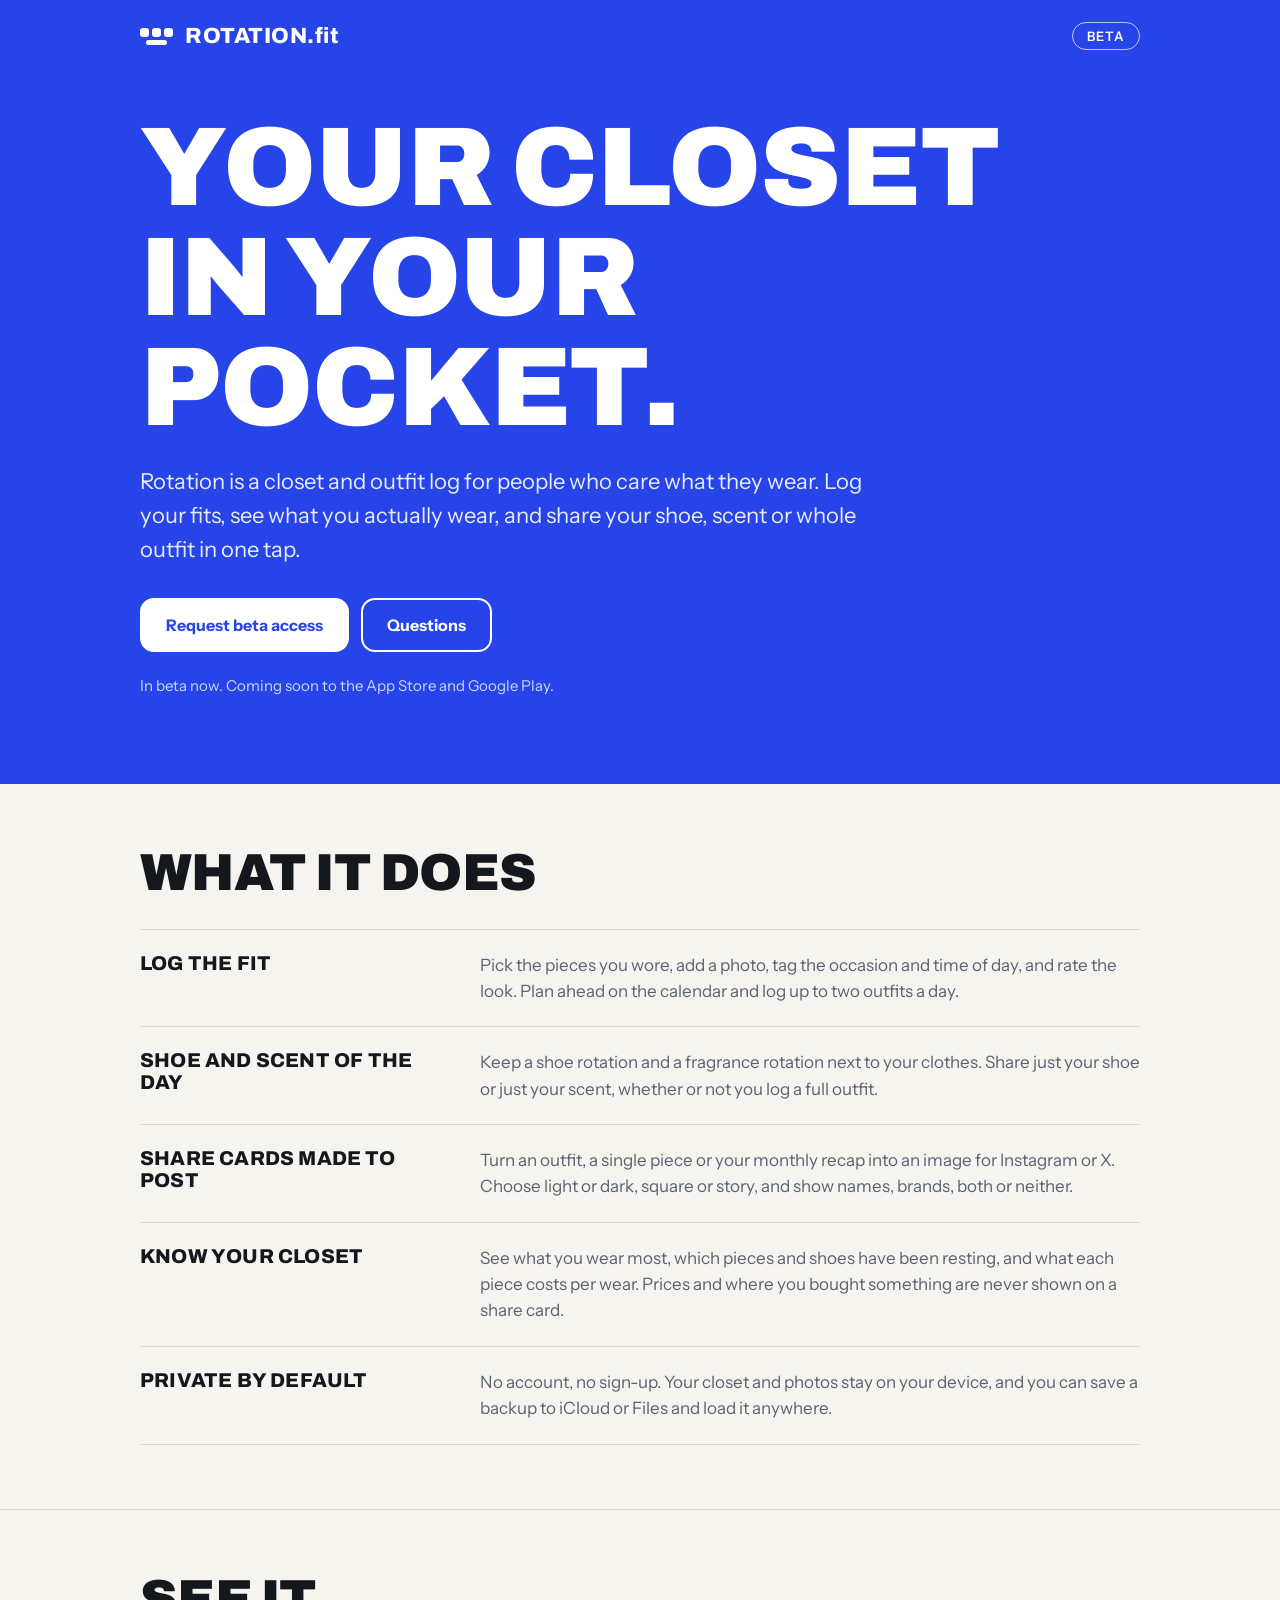
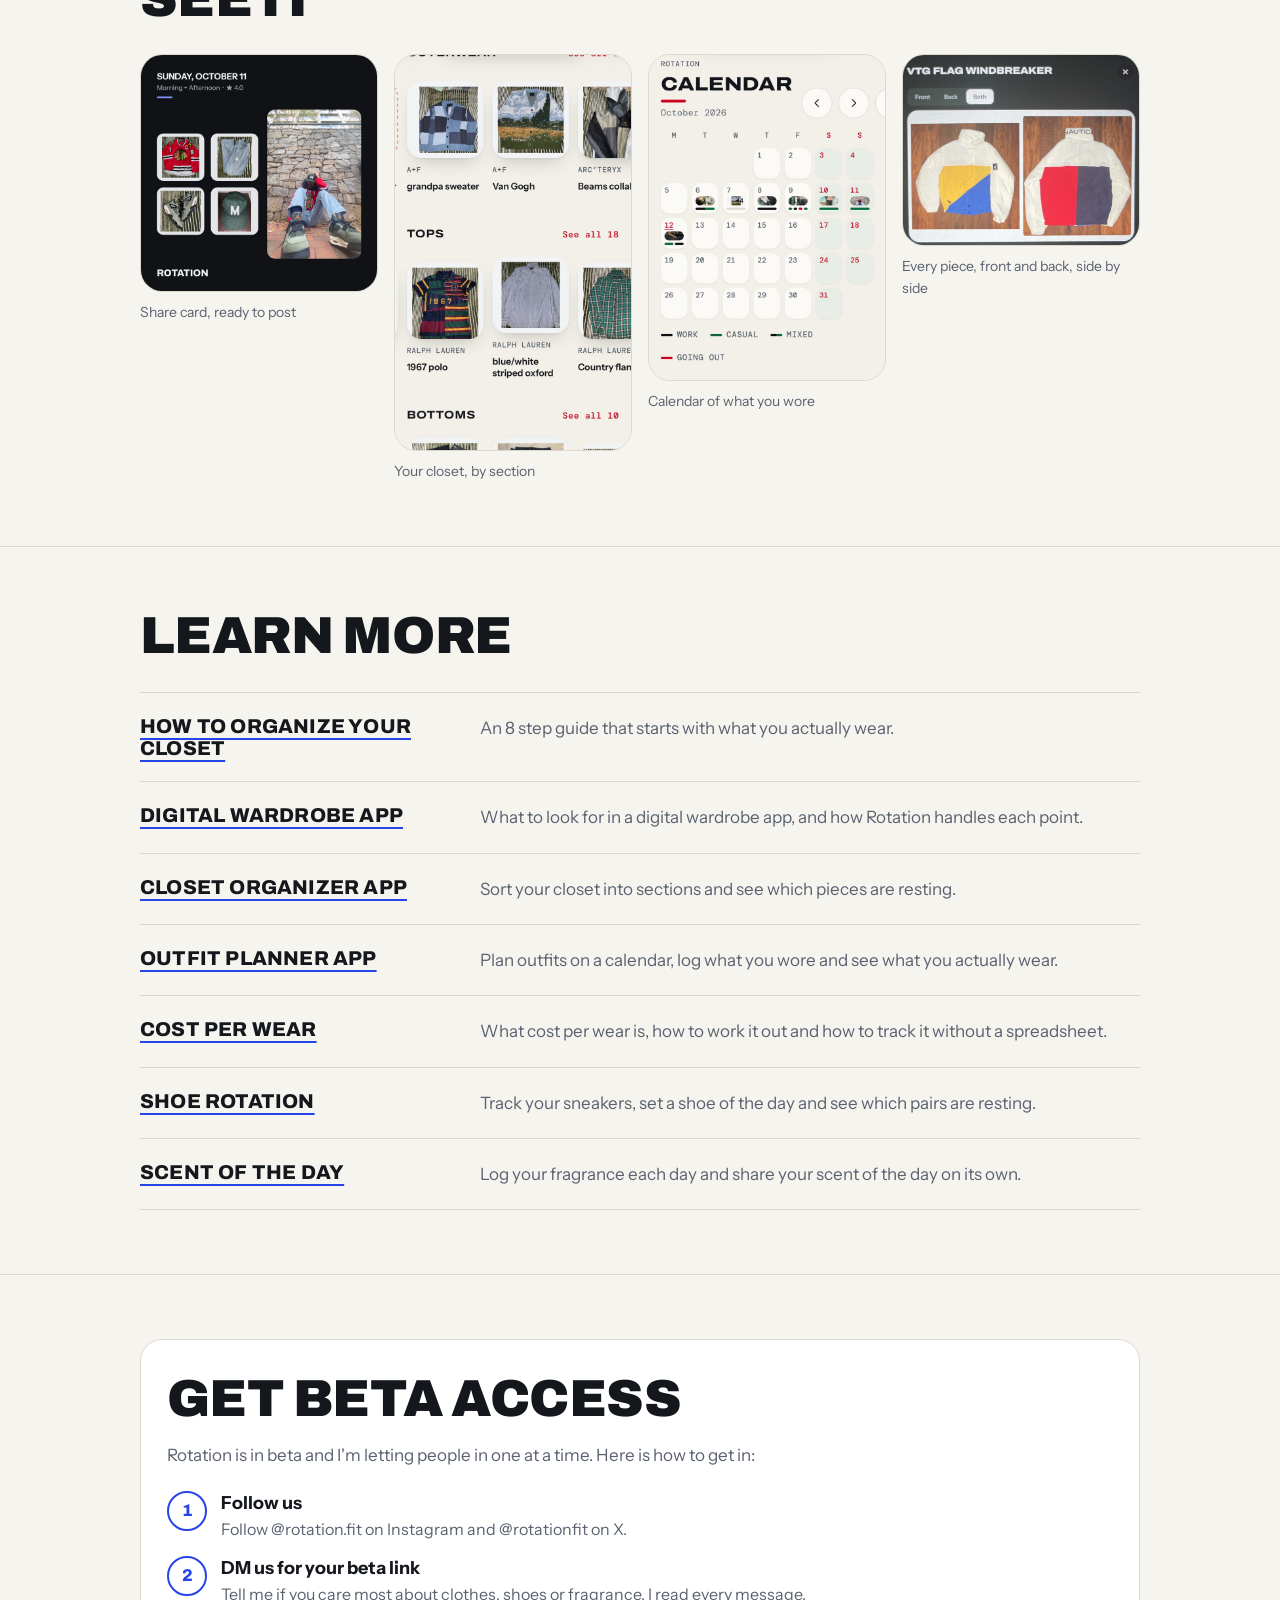
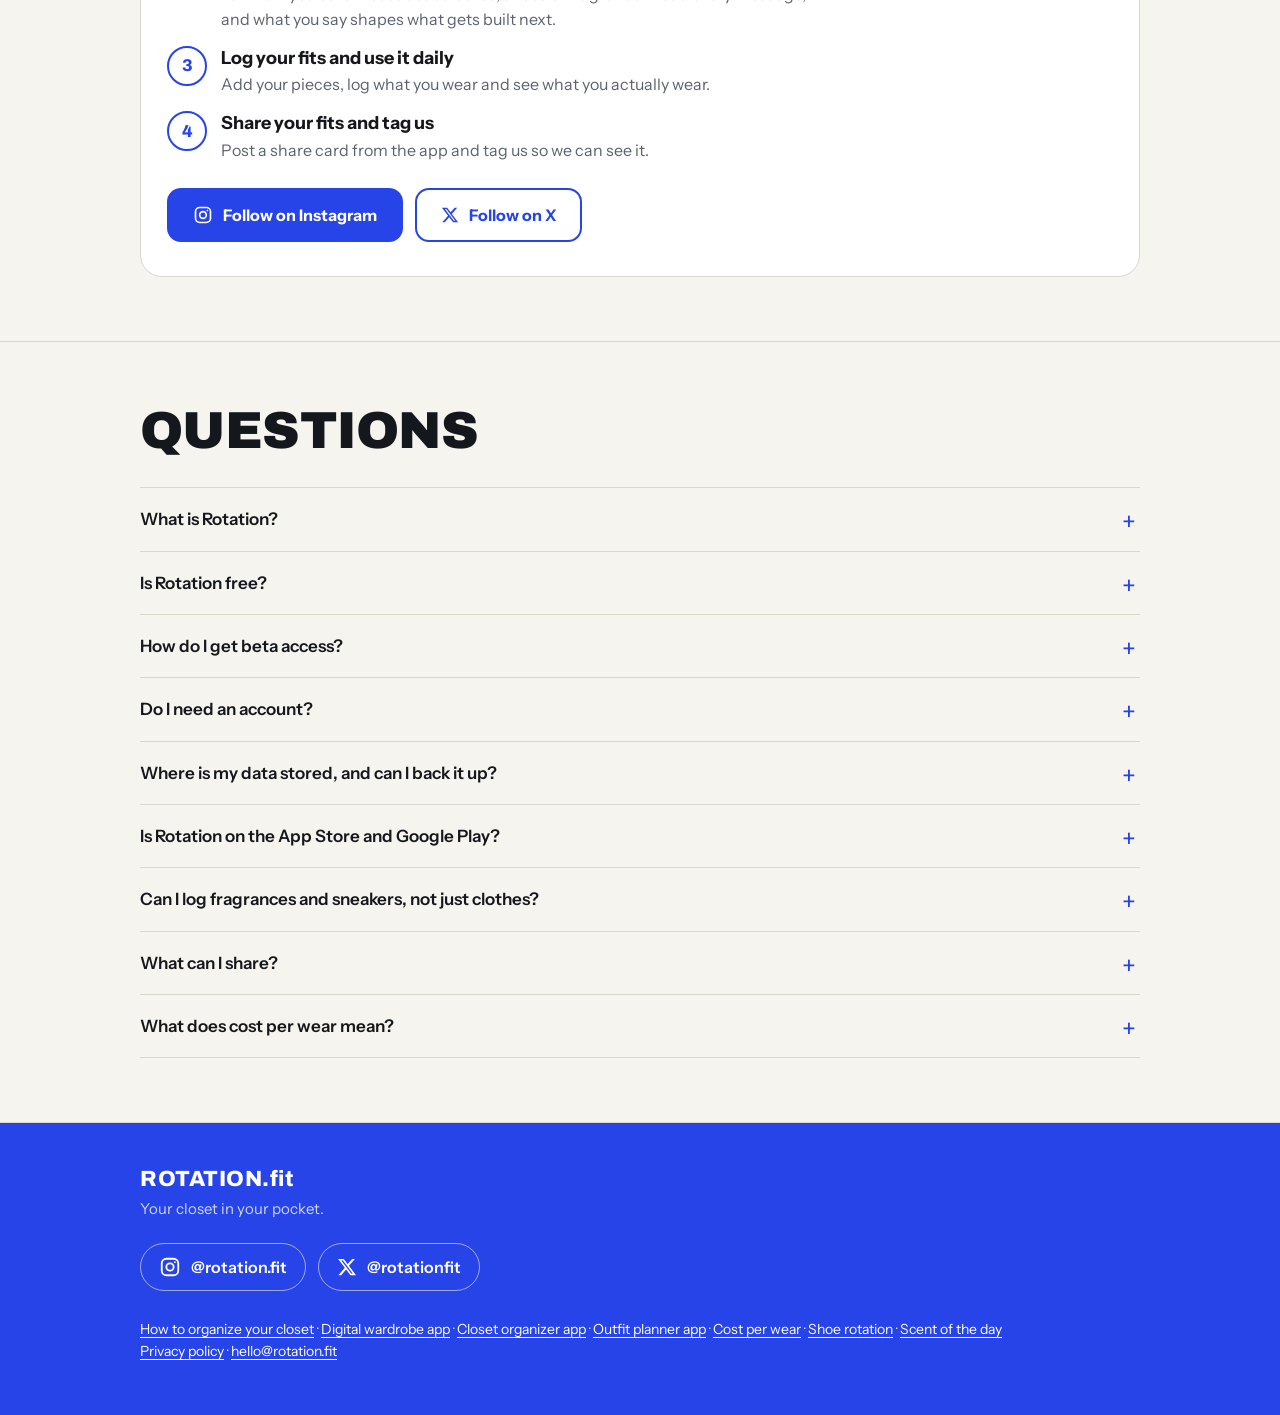
<file: index.html>
<!doctype html>
<html lang="en">
<head>
<meta charset="utf-8">

<meta name="viewport" content="width=device-width,initial-scale=1">
<title>Rotation: Closet and Outfit Log App with Cost Per Wear</title>
<meta name="description" content="Rotation is a closet and outfit log app. Track what you wear, cost per wear, and share your shoe or scent of the day. Free in beta, no account.">
<link rel="canonical" href="https://rotation.fit/">
<meta property="og:type" content="website">
<meta property="og:site_name" content="Rotation">
<meta property="og:title" content="Rotation | Your closet in your pocket">
<meta property="og:description" content="A closet and outfit log for people who care what they wear. Now in beta.">
<meta property="og:url" content="https://rotation.fit/">
<meta property="og:image" content="https://rotation.fit/og.png">
<meta property="og:image:width" content="1200">
<meta property="og:image:height" content="630">
<meta property="og:image:alt" content="Rotation, a closet and outfit log app">
<meta name="twitter:card" content="summary_large_image">
<meta name="twitter:site" content="@rotationfit">
<meta name="twitter:title" content="Rotation | Your closet in your pocket">
<meta name="twitter:description" content="A closet and outfit log for people who care what they wear. Now in beta.">
<meta name="twitter:image" content="https://rotation.fit/og.png">
<meta name="theme-color" content="#2744E8">
<link rel="icon" type="image/png" href="icon-192.png">
<link rel="apple-touch-icon" href="icon-180.png">
<link rel="preconnect" href="https://fonts.googleapis.com"><link rel="preconnect" href="https://fonts.gstatic.com" crossorigin>
<link href="https://fonts.googleapis.com/css2?family=Archivo:wdth,wght@100,800..900&family=Instrument+Sans:wght@400;500;600;700&display=swap" rel="stylesheet">
<script type="application/ld+json">[{"@context": "https://schema.org", "@type": "SoftwareApplication", "name": "Rotation", "alternateName": "Rotation Closet", "description": "A closet and outfit log app. Log what you wear, see what you actually wear, track cost per wear, and share outfits, shoes and scents.", "applicationCategory": "LifestyleApplication", "operatingSystem": "Web, iOS, Android", "offers": {"@type": "Offer", "price": "0", "priceCurrency": "USD", "description": "Free during beta"}, "url": "https://rotation.fit/"}, {"@context": "https://schema.org", "@type": "FAQPage", "mainEntity": [{"@type": "Question", "name": "What is Rotation?", "acceptedAnswer": {"@type": "Answer", "text": "Rotation is a closet and outfit log app. You add your clothes, shoes and fragrances, log what you wear each day, and see which pieces you actually wear, which ones are resting and what each piece costs per wear."}}, {"@type": "Question", "name": "Is Rotation free?", "acceptedAnswer": {"@type": "Answer", "text": "Rotation is free during the beta. Pricing will be announced before it launches in the App Store and Google Play."}}, {"@type": "Question", "name": "How do I get beta access?", "acceptedAnswer": {"@type": "Answer", "text": "Follow @rotation.fit on Instagram and @rotationfit on X, then send a DM saying you want in. You will get the link and a short note on how to get started."}}, {"@type": "Question", "name": "Do I need an account?", "acceptedAnswer": {"@type": "Answer", "text": "No. There are no accounts and no sign-up. Your closet, outfits and photos are stored on your own device."}}, {"@type": "Question", "name": "Where is my data stored, and can I back it up?", "acceptedAnswer": {"@type": "Answer", "text": "Your data stays on your device. In Settings you can save a backup file to iCloud or Files and load it on another device, so you can move your closet to a new phone."}}, {"@type": "Question", "name": "Is Rotation on the App Store and Google Play?", "acceptedAnswer": {"@type": "Answer", "text": "Not yet. It runs in your phone's browser today and can be added to your home screen. App Store and Google Play versions are coming soon."}}, {"@type": "Question", "name": "Can I log fragrances and sneakers, not just clothes?", "acceptedAnswer": {"@type": "Answer", "text": "Yes. Rotation has sections for tops, bottoms, shoes, outerwear, accessories and scents. You can set a shoe of the day and a scent of the day, and share either one on its own."}}, {"@type": "Question", "name": "What can I share?", "acceptedAnswer": {"@type": "Answer", "text": "You can turn an outfit, your shoe of the day, your scent of the day, a single piece or a monthly recap into an image for Instagram, X or anywhere else. Choose light or dark, square or story, and show names, brands, both or neither. Prices and where you bought something are never shown."}}, {"@type": "Question", "name": "What does cost per wear mean?", "acceptedAnswer": {"@type": "Answer", "text": "Cost per wear is what you paid for a piece divided by the number of times you have worn it. Rotation works it out for you once you add a price and log your outfits."}}]}]</script>
<script type="application/ld+json">[{"@context": "https://schema.org", "@type": "Organization", "name": "Rotation", "url": "https://rotation.fit/", "logo": "https://rotation.fit/icon-512.png", "email": "hello@rotation.fit", "sameAs": ["https://www.instagram.com/rotation.fit/", "https://x.com/rotationfit"]}, {"@context": "https://schema.org", "@type": "WebSite", "name": "Rotation", "url": "https://rotation.fit/"}]</script>
<style>
:root{--blue:#2744E8;--ink:#14171c;--ink2:#5a6270;--bg:#f6f4ef;--line:#dcd8ce;--card:#fff}
@media (prefers-color-scheme:dark){:root{--ink:#f1f2f4;--ink2:#a2a8b3;--bg:#0f1115;--line:#272b33;--card:#171a20}}
*{box-sizing:border-box}
html{scroll-behavior:smooth}
body{margin:0;background:var(--bg);color:var(--ink);font:17px/1.55 "Instrument Sans",system-ui,-apple-system,"Helvetica Neue",Arial,sans-serif;-webkit-text-size-adjust:100%}
.wrap{max-width:1040px;margin:0 auto;padding:0 20px}
.disp{font-family:Archivo,"Helvetica Neue",Arial,sans-serif;font-weight:900;text-transform:uppercase;letter-spacing:-.01em;line-height:.98}
header.hero{background:var(--blue);color:#fff;padding:22px 0 72px}
.nav{display:flex;justify-content:space-between;align-items:center;margin-bottom:64px}
.logo{display:flex;align-items:center;gap:12px;font:800 22px Archivo,Arial,sans-serif;letter-spacing:.5px}
.mark{display:flex;flex-direction:column;gap:3px;align-items:center}.mark div{display:flex;gap:3px}.mark i{display:block;width:9px;height:9px;border-radius:3px;background:#fff}.mark u{display:block;width:21px;height:5px;border-radius:3px;background:#fff}
.pill{display:inline-block;border:1.5px solid rgba(255,255,255,.7);border-radius:999px;padding:5px 14px;font:600 13px "Instrument Sans",sans-serif;letter-spacing:.1em;text-transform:uppercase}
h1{font-size:clamp(46px,10.5vw,112px);margin:22px 0 22px;max-width:11em}
.lead{font-size:clamp(18px,2.6vw,22px);max-width:34em;margin:0 0 30px;color:#e8ecff}
.btns{display:flex;flex-wrap:wrap;gap:12px}
.btn{display:inline-flex;align-items:center;gap:10px;text-decoration:none;font:700 16px "Instrument Sans",sans-serif;padding:15px 24px;border-radius:14px;border:2px solid #fff}
.btn.w{background:#fff;color:var(--blue)}.btn.o{color:#fff}
.soon{margin-top:22px;font-size:15px;color:#cdd6ff}
.shots{display:flex;gap:16px;overflow-x:auto;scroll-snap-type:x mandatory;padding:4px 0 14px;margin:0 -20px;padding-left:20px;padding-right:20px;-webkit-overflow-scrolling:touch}
.shots figure{flex:0 0 min(72vw,300px);margin:0;scroll-snap-align:start}
.shots img{display:block;width:100%;height:auto;border-radius:22px;border:1px solid var(--line);background:var(--card)}
.shots figcaption{margin-top:10px;font-size:14px;color:var(--ink2)}
@media(min-width:900px){.shots{display:grid;grid-template-columns:repeat(4,1fr);align-items:start;overflow:visible;margin:0;padding:0}.shots figure{flex:none}}
section{padding:64px 0;border-bottom:1px solid var(--line)}
h2{font-size:clamp(30px,6vw,52px);margin:0 0 30px}
.row{display:grid;grid-template-columns:1fr;gap:6px;padding:22px 0;border-top:1px solid var(--line)}
.row:last-child{border-bottom:1px solid var(--line)}
.row h3{margin:0;font:800 20px Archivo,Arial,sans-serif;text-transform:uppercase;letter-spacing:.01em}
.row p{margin:0;color:var(--ink2)}
.row h3 a{color:inherit;text-decoration:underline;text-decoration-color:var(--blue);text-decoration-thickness:2px;text-underline-offset:5px}
@media(min-width:760px){.row{grid-template-columns:300px 1fr;gap:40px}}
.beta{background:var(--card);border:1px solid var(--line);border-radius:22px;padding:34px 26px}
.beta p{color:var(--ink2);max-width:36em}
.beta .btn{border-color:var(--blue)}.beta .btn.w{background:var(--blue);color:#fff}.beta .btn.o{color:var(--blue)}.beta .steps{list-style:none;margin:22px 0 4px;padding:0;display:grid;gap:14px;max-width:38em}.beta .steps li{display:grid;grid-template-columns:40px 1fr;gap:14px;align-items:start}.beta .steps .n{width:40px;height:40px;border-radius:50%;border:2px solid var(--blue);color:var(--blue);display:flex;align-items:center;justify-content:center;font:800 17px Archivo,Arial,sans-serif}.beta .steps b{display:block;color:var(--ink);font-size:18px;line-height:1.3;margin-top:1px}.beta .steps span.d{display:block;color:var(--ink2);font-size:16px;margin-top:2px}@media (prefers-color-scheme:dark){.beta .steps .n{border-color:#8196FF;color:#8196FF}.beta .btn.o{color:#8196FF;border-color:#8196FF}}
details{border-top:1px solid var(--line);padding:0}
details:last-of-type{border-bottom:1px solid var(--line)}
summary{cursor:pointer;list-style:none;padding:18px 34px 18px 0;font-weight:600;position:relative}
summary::-webkit-details-marker{display:none}
summary::after{content:"+";position:absolute;right:4px;top:14px;font-size:26px;font-weight:400;color:var(--blue)}
details[open] summary::after{content:"\2212"}
details p{margin:0 0 20px;color:var(--ink2);max-width:42em}
footer{background:var(--blue);color:#fff;padding:44px 0 52px;font-size:15px}footer a{color:#fff;text-decoration:none}footer a:hover{text-decoration:underline}footer .fw{font:800 22px Archivo,Arial,sans-serif;letter-spacing:.5px;margin-bottom:6px}footer .ft{color:#cdd6ff;margin:0 0 22px}footer .soc{display:flex;flex-wrap:wrap;gap:12px;margin-bottom:28px}footer .soc a{display:inline-flex;align-items:center;gap:10px;border:1.5px solid rgba(255,255,255,.55);border-radius:999px;padding:11px 18px;font-weight:600;font-size:16px}footer .soc a:hover{background:rgba(255,255,255,.14);text-decoration:none}footer .fl{color:#cdd6ff;font-size:14px}footer .fl a{color:#fff;text-decoration:underline;text-underline-offset:3px}
:focus-visible{outline:3px solid #ffb703;outline-offset:3px}
</style>
</head>
<body>
<header class="hero"><div class="wrap">
<div class="nav"><div class="logo"><span class="mark"><div><i></i><i></i><i></i></div><u></u></span>ROTATION.fit</div><span class="pill">Beta</span></div>
<h1 class="disp">Your closet in your pocket.</h1>
<p class="lead">Rotation is a closet and outfit log for people who care what they wear. Log your fits, see what you actually wear, and share your shoe, scent or whole outfit in one tap.</p>
<div class="btns"><a class="btn w" href="#beta">Request beta access</a><a class="btn o" href="#faq">Questions</a></div>
<p class="soon">In beta now. Coming soon to the App Store and Google Play.</p>
</div></header>

<main>
<section><div class="wrap">
<h2 class="disp">What it does</h2>
<div class="row"><h3>Log the fit</h3><p>Pick the pieces you wore, add a photo, tag the occasion and time of day, and rate the look. Plan ahead on the calendar and log up to two outfits a day.</p></div>
<div class="row"><h3>Shoe and scent of the day</h3><p>Keep a shoe rotation and a fragrance rotation next to your clothes. Share just your shoe or just your scent, whether or not you log a full outfit.</p></div>
<div class="row"><h3>Share cards made to post</h3><p>Turn an outfit, a single piece or your monthly recap into an image for Instagram or X. Choose light or dark, square or story, and show names, brands, both or neither.</p></div>
<div class="row"><h3>Know your closet</h3><p>See what you wear most, which pieces and shoes have been resting, and what each piece costs per wear. Prices and where you bought something are never shown on a share card.</p></div>
<div class="row"><h3>Private by default</h3><p>No account, no sign-up. Your closet and photos stay on your device, and you can save a backup to iCloud or Files and load it anywhere.</p></div>
</div></section>

<section><div class="wrap">
<h2 class="disp">See it</h2>
<div class="shots">
<figure><img src="shots/share.jpg" alt="Rotation outfit share card with jersey, jeans, Jordan 4s and cap" width="720" loading="lazy"><figcaption>Share card, ready to post</figcaption></figure>
<figure><img src="shots/closet.jpg" alt="Rotation closet organized into outerwear, tops and bottoms" width="720" loading="lazy"><figcaption>Your closet, by section</figcaption></figure>
<figure><img src="shots/calendar.jpg" alt="Rotation calendar with outfit photos on each day" width="720" loading="lazy"><figcaption>Calendar of what you wore</figcaption></figure>
<figure><img src="shots/piece.jpg" alt="Rotation piece detail for a vintage Nautica windbreaker with front and back photos" width="720" loading="lazy"><figcaption>Every piece, front and back, side by side</figcaption></figure>
</div>
</div></section>

<section><div class="wrap">
<h2 class="disp">Learn more</h2>
<div class="row"><h3><a href="how-to-organize-your-closet/">How to organize your closet</a></h3><p>An 8 step guide that starts with what you actually wear.</p></div>
<div class="row"><h3><a href="digital-wardrobe-app/">Digital wardrobe app</a></h3><p>What to look for in a digital wardrobe app, and how Rotation handles each point.</p></div>
<div class="row"><h3><a href="closet-organizer-app/">Closet organizer app</a></h3><p>Sort your closet into sections and see which pieces are resting.</p></div>
<div class="row"><h3><a href="outfit-log-app/">Outfit planner app</a></h3><p>Plan outfits on a calendar, log what you wore and see what you actually wear.</p></div>
<div class="row"><h3><a href="cost-per-wear-tracker/">Cost per wear</a></h3><p>What cost per wear is, how to work it out and how to track it without a spreadsheet.</p></div>
<div class="row"><h3><a href="shoe-rotation-app/">Shoe rotation</a></h3><p>Track your sneakers, set a shoe of the day and see which pairs are resting.</p></div>
<div class="row"><h3><a href="scent-of-the-day-tracker/">Scent of the day</a></h3><p>Log your fragrance each day and share your scent of the day on its own.</p></div>
</div></section>

<section id="beta"><div class="wrap"><div class="beta">
<h2 class="disp" style="margin-bottom:14px">Get beta access</h2>
<p>Rotation is in beta and I'm letting people in one at a time. Here is how to get in:</p>
<ol class="steps"><li><span class="n">1</span><div><b>Follow us</b><span class="d">Follow @rotation.fit on Instagram and @rotationfit on X.</span></div></li><li><span class="n">2</span><div><b>DM us for your beta link</b><span class="d">Tell me if you care most about clothes, shoes or fragrance. I read every message, and what you say shapes what gets built next.</span></div></li><li><span class="n">3</span><div><b>Log your fits and use it daily</b><span class="d">Add your pieces, log what you wear and see what you actually wear.</span></div></li><li><span class="n">4</span><div><b>Share your fits and tag us</b><span class="d">Post a share card from the app and tag us so we can see it.</span></div></li></ol>
<div class="btns" style="margin-top:26px"><a class="btn w" href="https://www.instagram.com/rotation.fit/" rel="noopener"><svg viewBox="0 0 24 24" width="20" height="20" fill="none" stroke="currentColor" stroke-width="2" stroke-linecap="round" stroke-linejoin="round" aria-hidden="true"><rect x="3" y="3" width="18" height="18" rx="5"/><circle cx="12" cy="12" r="4"/><circle cx="17.3" cy="6.7" r="1" fill="currentColor" stroke="none"/></svg>Follow on Instagram</a><a class="btn o" href="https://x.com/rotationfit" rel="noopener"><svg viewBox="0 0 24 24" width="18" height="18" fill="currentColor" aria-hidden="true"><path d="M18.244 2.25h3.308l-7.227 8.26 8.502 11.24H16.17l-5.214-6.817L4.99 21.75H1.68l7.73-8.835L1.254 2.25H8.08l4.713 6.231zm-1.161 17.52h1.833L7.084 4.126H5.117z"/></svg>Follow on X</a></div>
</div></div></section>

<section id="faq"><div class="wrap">
<h2 class="disp">Questions</h2>
<details><summary>What is Rotation?</summary><p>Rotation is a closet and outfit log app. You add your clothes, shoes and fragrances, log what you wear each day, and see which pieces you actually wear, which ones are resting and what each piece costs per wear.</p></details><details><summary>Is Rotation free?</summary><p>Rotation is free during the beta. Pricing will be announced before it launches in the App Store and Google Play.</p></details><details><summary>How do I get beta access?</summary><p>Follow @rotation.fit on Instagram and @rotationfit on X, then send a DM saying you want in. You will get the link and a short note on how to get started.</p></details><details><summary>Do I need an account?</summary><p>No. There are no accounts and no sign-up. Your closet, outfits and photos are stored on your own device.</p></details><details><summary>Where is my data stored, and can I back it up?</summary><p>Your data stays on your device. In Settings you can save a backup file to iCloud or Files and load it on another device, so you can move your closet to a new phone.</p></details><details><summary>Is Rotation on the App Store and Google Play?</summary><p>Not yet. It runs in your phone&#x27;s browser today and can be added to your home screen. App Store and Google Play versions are coming soon.</p></details><details><summary>Can I log fragrances and sneakers, not just clothes?</summary><p>Yes. Rotation has sections for tops, bottoms, shoes, outerwear, accessories and scents. You can set a shoe of the day and a scent of the day, and share either one on its own.</p></details><details><summary>What can I share?</summary><p>You can turn an outfit, your shoe of the day, your scent of the day, a single piece or a monthly recap into an image for Instagram, X or anywhere else. Choose light or dark, square or story, and show names, brands, both or neither. Prices and where you bought something are never shown.</p></details><details><summary>What does cost per wear mean?</summary><p>Cost per wear is what you paid for a piece divided by the number of times you have worn it. Rotation works it out for you once you add a price and log your outfits.</p></details>
</div></section>
</main>

<footer><div class="wrap"><div class="fw">ROTATION.fit</div><p class="ft">Your closet in your pocket.</p><div class="soc"><a href="https://www.instagram.com/rotation.fit/" rel="noopener" aria-label="Rotation on Instagram, @rotation.fit"><svg viewBox="0 0 24 24" width="22" height="22" fill="none" stroke="#fff" stroke-width="2" stroke-linecap="round" stroke-linejoin="round" aria-hidden="true"><rect x="3" y="3" width="18" height="18" rx="5"/><circle cx="12" cy="12" r="4"/><circle cx="17.3" cy="6.7" r="1" fill="#fff" stroke="none"/></svg><span>@rotation.fit</span></a><a href="https://x.com/rotationfit" rel="noopener" aria-label="Rotation on X, @rotationfit"><svg viewBox="0 0 24 24" width="20" height="20" fill="#fff" aria-hidden="true"><path d="M18.244 2.25h3.308l-7.227 8.26 8.502 11.24H16.17l-5.214-6.817L4.99 21.75H1.68l7.73-8.835L1.254 2.25H8.08l4.713 6.231zm-1.161 17.52h1.833L7.084 4.126H5.117z"/></svg><span>@rotationfit</span></a></div><div class="fl"><a href="how-to-organize-your-closet/">How to organize your closet</a> &middot; <a href="digital-wardrobe-app/">Digital wardrobe app</a> &middot; <a href="closet-organizer-app/">Closet organizer app</a> &middot; <a href="outfit-log-app/">Outfit planner app</a> &middot; <a href="cost-per-wear-tracker/">Cost per wear</a> &middot; <a href="shoe-rotation-app/">Shoe rotation</a> &middot; <a href="scent-of-the-day-tracker/">Scent of the day</a><br><a href="privacy.html">Privacy policy</a> &middot; <a href="mailto:hello@rotation.fit">hello@rotation.fit</a></div></div></footer>
</body>
</html>
</file>
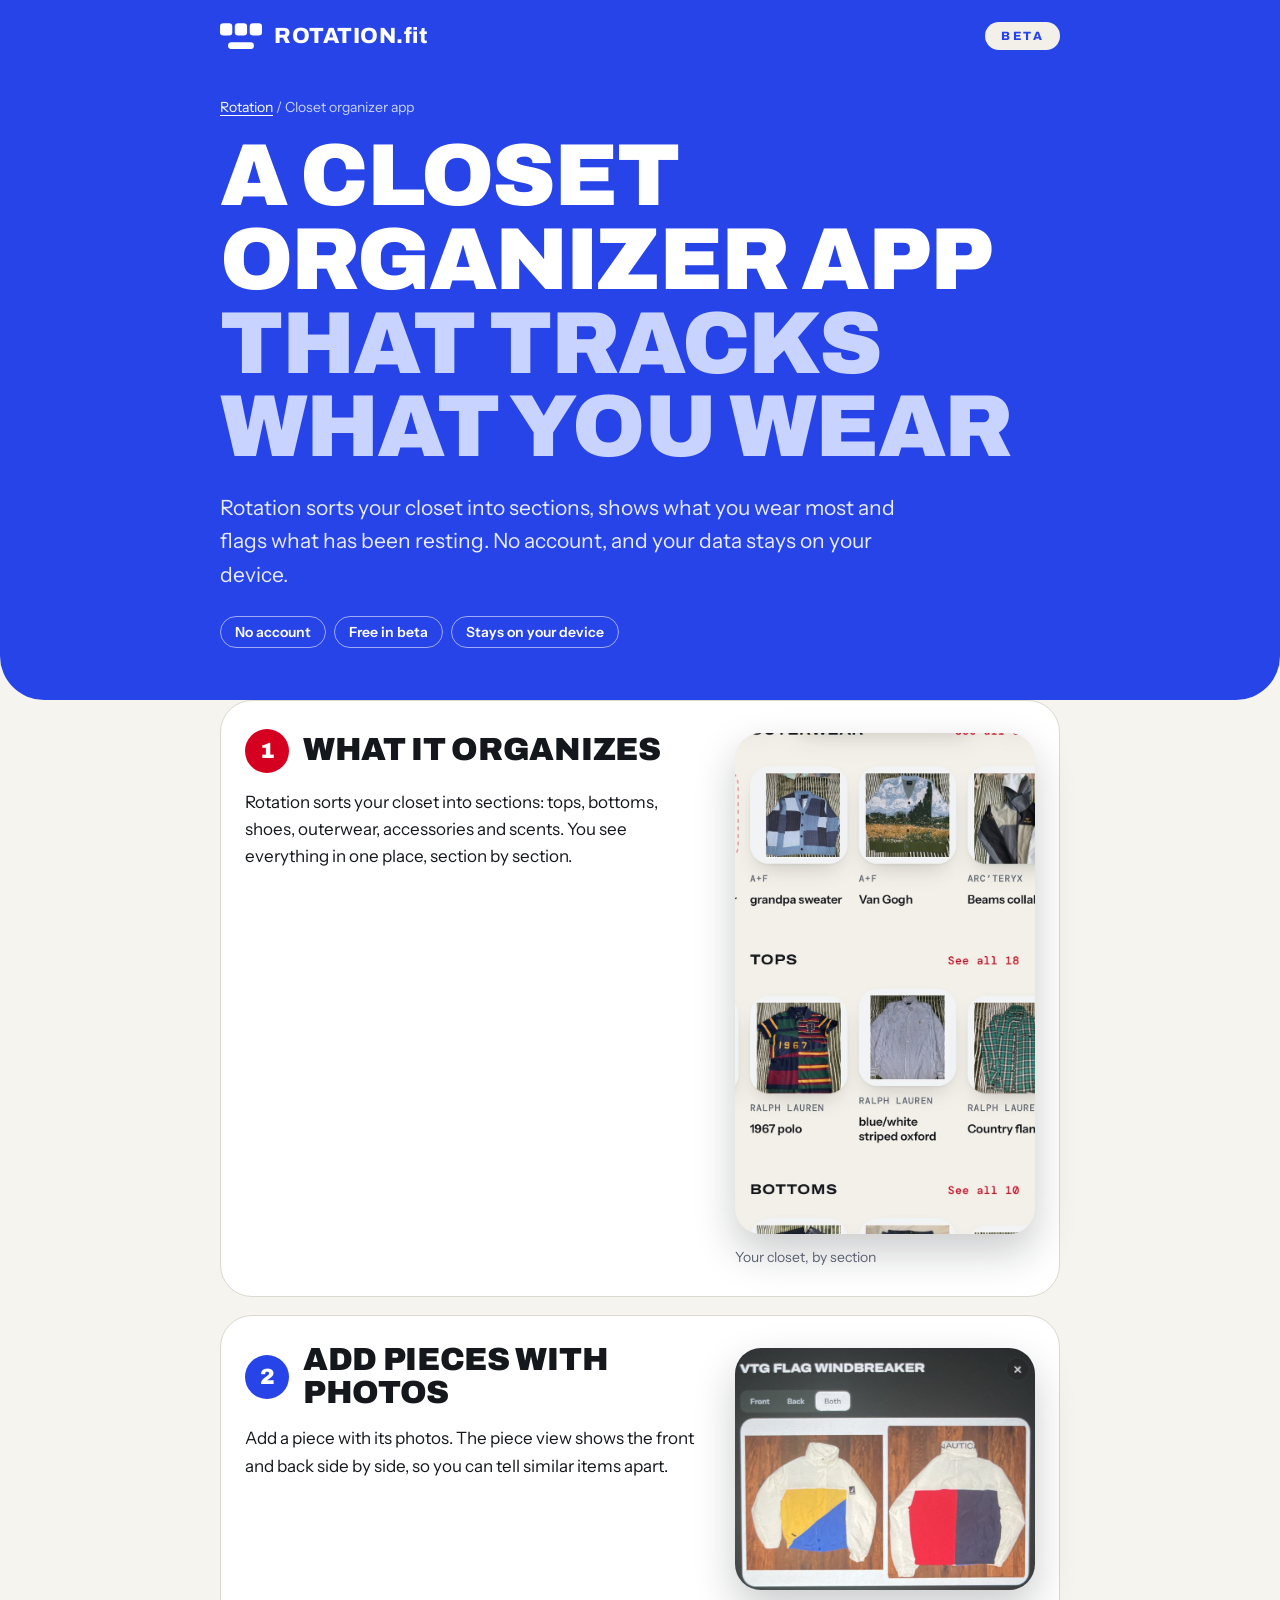
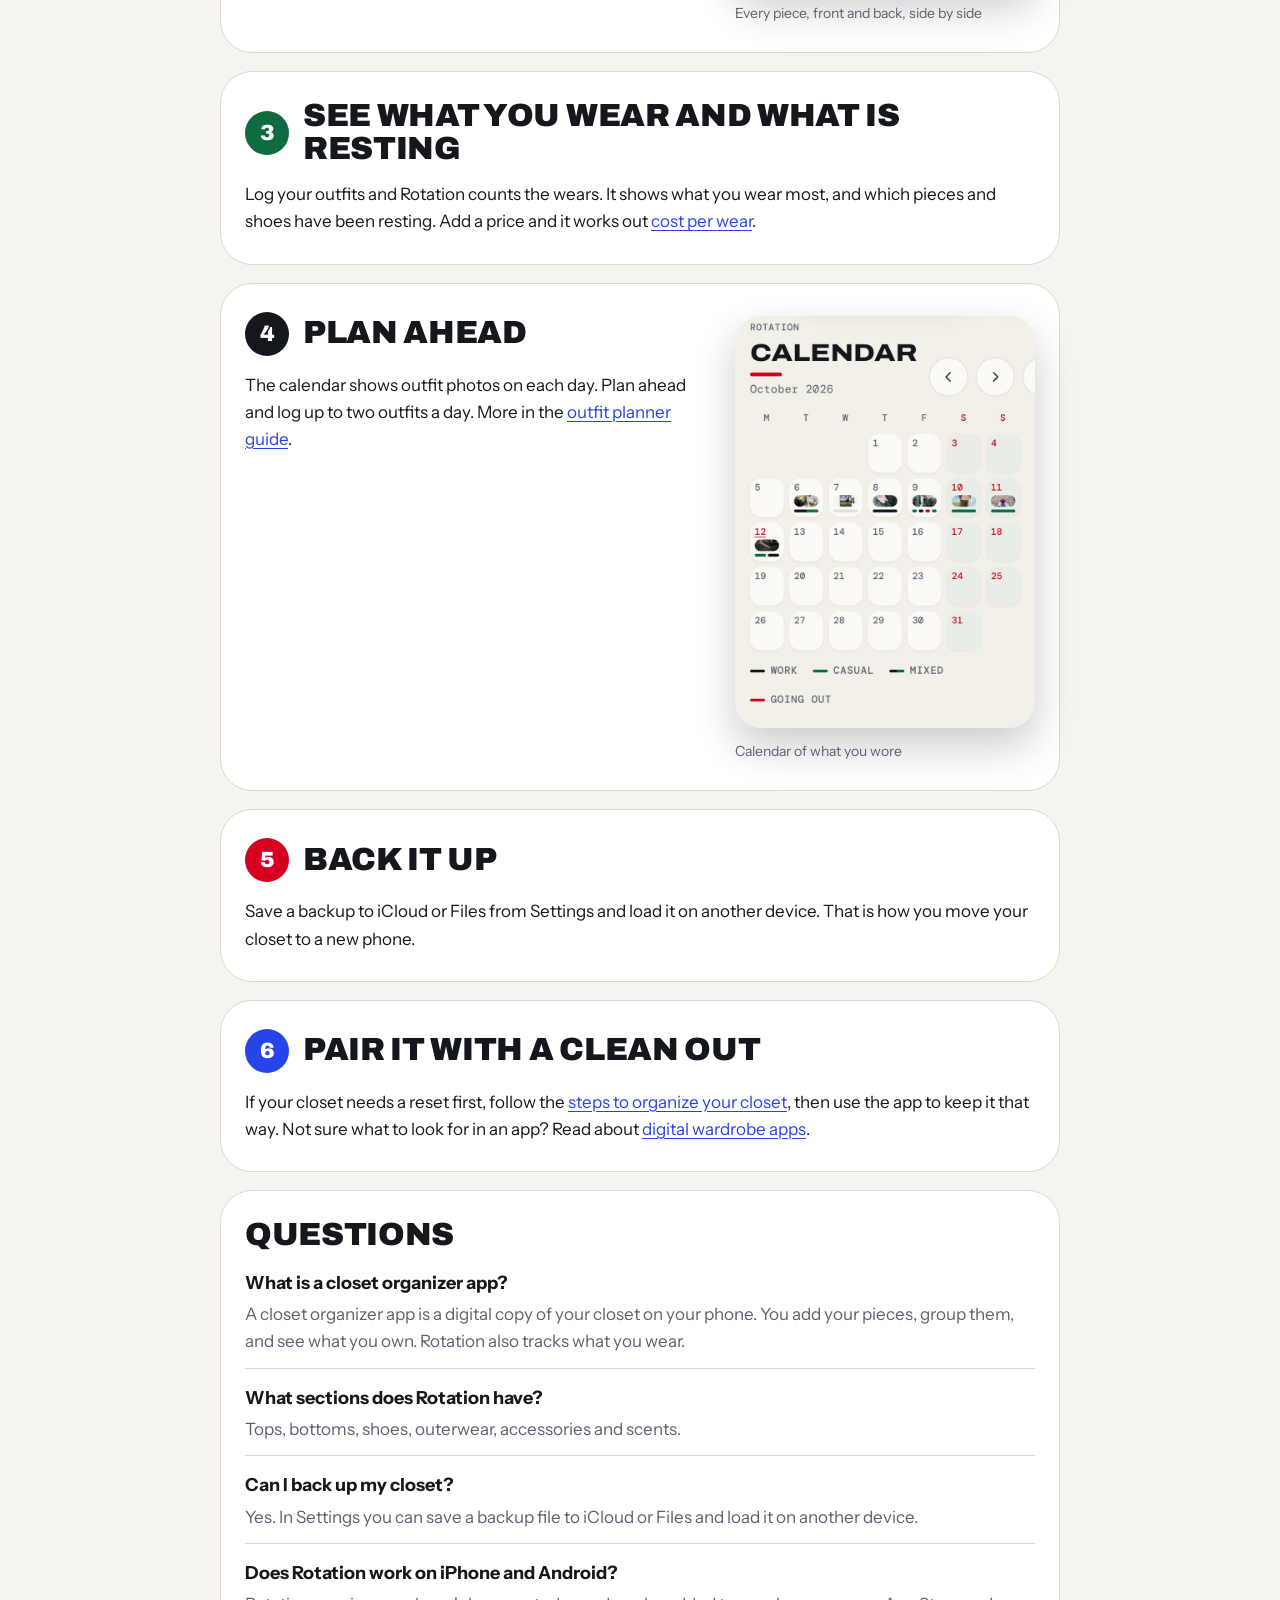
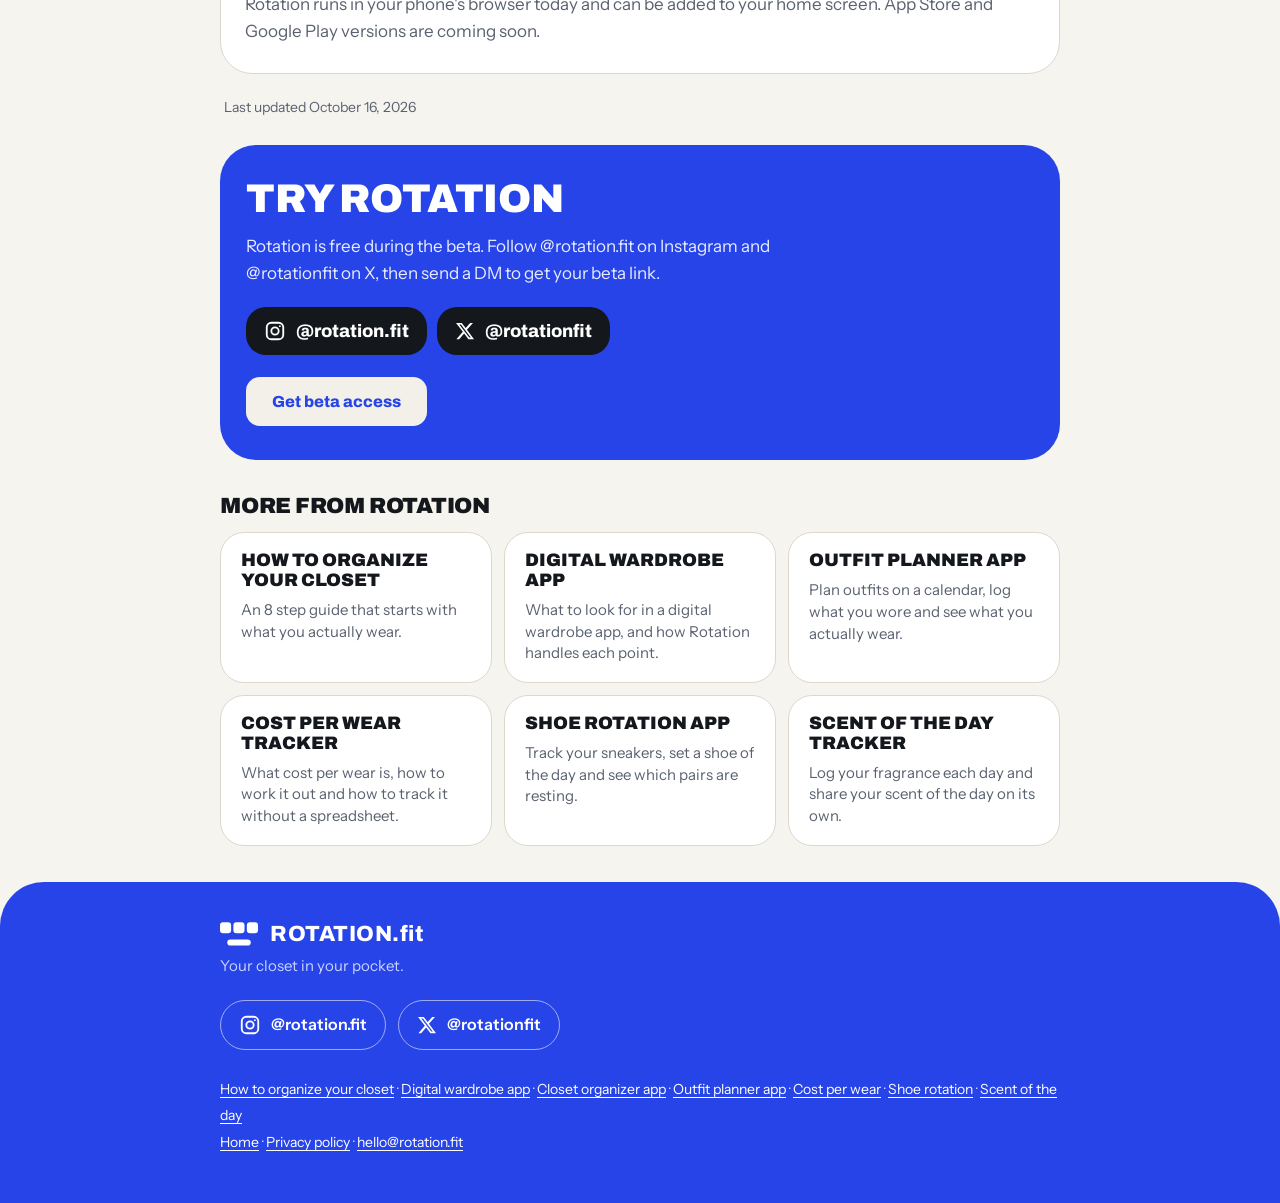
<file: closet-organizer-app/index.html>
<!doctype html>
<html lang="en">
<head>
<meta charset="utf-8">
<meta name="viewport" content="width=device-width,initial-scale=1">
<title>Closet Organizer App: See What You Actually Wear | Rotation</title>
<meta name="description" content="Rotation sorts your closet into sections, shows what you wear most and flags what is resting. No account, and your data stays on your device.">
<link rel="canonical" href="https://rotation.fit/closet-organizer-app/">
<meta property="og:type" content="website">
<meta property="og:site_name" content="Rotation">
<meta property="og:title" content="Closet Organizer App: See What You Actually Wear | Rotation">
<meta property="og:description" content="Rotation sorts your closet into sections, shows what you wear most and flags what is resting. No account, and your data stays on your device.">
<meta property="og:url" content="https://rotation.fit/closet-organizer-app/">
<meta property="og:image" content="https://rotation.fit/og.png">
<meta name="twitter:card" content="summary_large_image">
<meta name="twitter:site" content="@rotationfit">
<meta name="twitter:title" content="Closet Organizer App: See What You Actually Wear | Rotation">
<meta name="twitter:description" content="Rotation sorts your closet into sections, shows what you wear most and flags what is resting. No account, and your data stays on your device.">
<meta name="twitter:image" content="https://rotation.fit/og.png">
<meta name="theme-color" content="#2744E8">
<link rel="icon" type="image/png" href="../icon-192.png">
<link rel="apple-touch-icon" href="../icon-180.png">
<link rel="preconnect" href="https://fonts.googleapis.com"><link rel="preconnect" href="https://fonts.gstatic.com" crossorigin>
<link href="https://fonts.googleapis.com/css2?family=Archivo:wdth,wght@100,800..900&family=Instrument+Sans:wght@400;500;600;700&display=swap" rel="stylesheet">
<style>:root{--blue:#2744E8;--tint:#C9D3FF;--ink:#14171c;--ink2:#5a6270;--bg:#f6f4ef;--cream:#F3F0E9;--line:#dcd8ce;--card:#fff;--tile:#f3f0e9;--red:#D5001F;--green:#0F6B3F;--b4:#14171c}
@media (prefers-color-scheme:dark){:root{--ink:#f1f2f4;--ink2:#a2a8b3;--bg:#0f1115;--line:#272b33;--card:#171a20;--tile:#1f232a;--b4:#2B2D33}}
*{box-sizing:border-box}
html{scroll-behavior:smooth}
body{margin:0;background:var(--bg);color:var(--ink);font:17px/1.6 "Instrument Sans",system-ui,-apple-system,"Helvetica Neue",Arial,sans-serif;-webkit-text-size-adjust:100%}
.wrap{max-width:880px;margin:0 auto;padding:0 20px}
a{color:var(--blue);text-underline-offset:3px}
@media (prefers-color-scheme:dark){a{color:#8196FF}}
header.hero{background:var(--blue);color:#fff;padding:22px 0 52px;border-radius:0 0 44px 44px}
.nav{display:flex;justify-content:space-between;align-items:center;margin-bottom:46px}
.logo{display:flex;align-items:center;gap:12px;font:800 22px Archivo,Arial,sans-serif;letter-spacing:.5px;color:#fff;text-decoration:none}
.logo svg{width:42px;height:auto;display:block;flex:none}
.pill{display:inline-block;background:var(--cream);color:var(--blue);border-radius:999px;padding:7px 16px;font:800 12px Archivo,Arial,sans-serif;letter-spacing:.2em;text-transform:uppercase}
.crumb{font-size:14px;color:var(--tint);margin:0 0 16px}.crumb a{color:#fff}
h1{font:900 clamp(40px,10.5vw,88px)/.95 Archivo,"Helvetica Neue",Arial,sans-serif;text-transform:uppercase;letter-spacing:-.02em;margin:0 0 22px;color:#fff}
h1 em{font-style:normal;color:var(--tint)}
.lead{font-size:clamp(18px,2.6vw,21px);margin:0;color:#e8ecff;max-width:34em}
.hc{display:flex;flex-wrap:wrap;gap:8px;margin-top:24px}
.hc span{border:1.5px solid rgba(255,255,255,.55);border-radius:999px;padding:6px 14px;font:600 14px "Instrument Sans",sans-serif;color:#fff}
main{padding:28px 0 8px}
.card{background:var(--card);border:1px solid var(--line);border-radius:32px;padding:28px 24px;margin:0 0 18px}
.card h2{display:flex;align-items:center;gap:14px;font:900 clamp(22px,4.6vw,32px)/1.02 Archivo,"Helvetica Neue",Arial,sans-serif;text-transform:uppercase;letter-spacing:-.01em;margin:0 0 16px}
.n{flex:none;width:44px;height:44px;border-radius:50%;color:#fff;display:flex;align-items:center;justify-content:center;font:900 22px Archivo,Arial,sans-serif;letter-spacing:0}
.c1 .n{background:var(--red)}.c2 .n{background:var(--blue)}.c3 .n{background:var(--green)}.c4 .n{background:var(--b4)}
.card p{margin:0 0 16px}.card p:last-child{margin-bottom:0}
.card ul{list-style:none;padding:0;margin:0 0 16px;display:grid;grid-template-columns:repeat(auto-fit,minmax(230px,1fr));gap:10px}
.card li{position:relative;background:var(--tile);border-radius:18px;padding:14px 16px 14px 40px;margin:0;line-height:1.45}
.card li::before{content:"";position:absolute;left:16px;top:21px;width:10px;height:10px;border-radius:3px;background:var(--blue)}
.card figure{margin:22px auto 0;max-width:340px}
.card figure img{display:block;width:100%;height:auto;border-radius:26px;border:0;box-shadow:0 18px 40px rgba(20,23,28,.22);background:var(--tile)}
.card figcaption{margin-top:12px;font-size:14px;color:var(--ink2)}
@media(min-width:760px){.card.hf{display:grid;grid-template-columns:1fr 300px;column-gap:36px;align-items:start}.card.hf>*{grid-column:1}.card.hf>figure{grid-column:2;grid-row:1/span 8;margin:4px 0 0}}
.ex{background:var(--tile);border-radius:22px;padding:18px 20px;margin:0 0 16px}
.ex b{display:block;margin-bottom:6px}
.ex p{margin:0 0 8px}.ex p:last-child{margin:0;color:var(--ink2);font-size:15px}
.calc{display:flex;flex-wrap:wrap;align-items:center;gap:6px 12px;background:var(--blue);color:#fff;border-radius:24px;padding:18px 20px;margin:0 0 12px;font:900 clamp(20px,5.6vw,32px)/1.1 Archivo,Arial,sans-serif;text-transform:uppercase}
.calc i{font-style:normal;color:var(--tint)}
.faq h3{font:700 18px/1.3 "Instrument Sans",system-ui,sans-serif;margin:0;padding:18px 0 6px;border-top:1px solid var(--line)}
.faq h2+h3{border-top:0;padding-top:4px}
.faq p{color:var(--ink2);margin:0 0 12px}
.upd{font-size:14px;color:var(--ink2);margin:22px 4px 0}
.cta{background:var(--blue);color:#fff;border-radius:36px;padding:34px 26px;margin:26px 0 18px}
.cta h2{font:900 clamp(26px,6vw,40px)/1 Archivo,Arial,sans-serif;text-transform:uppercase;letter-spacing:-.01em;margin:0 0 14px;color:#fff}
.cta p{margin:0;color:#e8ecff;max-width:34em}
.chips{display:flex;flex-wrap:wrap;gap:10px;margin:20px 0 22px}
.chip{display:inline-flex;align-items:center;gap:10px;background:#14171c;color:#fff;text-decoration:none;border-radius:20px;padding:13px 18px;font:800 18px Archivo,Arial,sans-serif}
.btn{display:inline-block;text-decoration:none;font:800 16px Archivo,Arial,sans-serif;padding:16px 26px;border-radius:14px;background:var(--cream);color:var(--blue)}
.more h2{font:900 22px Archivo,Arial,sans-serif;text-transform:uppercase;letter-spacing:-.01em;margin:34px 0 14px}
.more ul{list-style:none;padding:0;margin:0;display:grid;gap:12px;grid-template-columns:repeat(auto-fit,minmax(240px,1fr))}
.more li{position:relative;background:var(--card);border:1px solid var(--line);border-radius:24px;padding:18px 20px;margin:0}
.more li a{display:block;font:900 18px/1.1 Archivo,Arial,sans-serif;text-transform:uppercase;color:var(--ink);text-decoration:none;margin-bottom:8px}
.more li a::after{content:"";position:absolute;inset:0;border-radius:24px}
.more li span{display:block;color:var(--ink2);font-size:15px;line-height:1.45}
.more li:hover{border-color:var(--blue)}
footer{background:var(--blue);color:#fff;padding:40px 0 48px;font-size:15px;border-radius:44px 44px 0 0;margin-top:36px}
footer a{color:#fff;text-decoration:none}
footer .fw{display:flex;align-items:center;gap:12px;font:800 22px Archivo,Arial,sans-serif;letter-spacing:.5px;margin-bottom:8px}
footer .fw svg{width:38px;height:auto;display:block}
footer .ft{color:var(--tint);margin:0 0 22px}
footer .soc{display:flex;flex-wrap:wrap;gap:12px;margin-bottom:26px}
footer .soc a{display:inline-flex;align-items:center;gap:10px;border:1.5px solid rgba(255,255,255,.55);border-radius:999px;padding:11px 18px;font-weight:600;font-size:16px}
footer .soc a:hover{background:rgba(255,255,255,.14)}
footer .fl{color:var(--tint);font-size:14px;line-height:1.9}
footer .fl a{color:#fff;text-decoration:underline;text-underline-offset:3px}
:focus-visible{outline:3px solid #ffb703;outline-offset:3px}</style>
<script type="application/ld+json">{"@context": "https://schema.org", "@type": "BreadcrumbList", "itemListElement": [{"@type": "ListItem", "position": 1, "name": "Rotation", "item": "https://rotation.fit/"}, {"@type": "ListItem", "position": 2, "name": "Closet organizer app", "item": "https://rotation.fit/closet-organizer-app/"}]}</script>
<script type="application/ld+json">{"@context": "https://schema.org", "@type": "WebPage", "name": "Closet Organizer App: See What You Actually Wear | Rotation", "url": "https://rotation.fit/closet-organizer-app/", "dateModified": "2026-10-16", "isPartOf": {"@type": "WebSite", "name": "Rotation", "url": "https://rotation.fit/"}, "about": {"@type": "SoftwareApplication", "name": "Rotation", "url": "https://rotation.fit/"}}</script>
<script type="application/ld+json">{"@context": "https://schema.org", "@type": "FAQPage", "mainEntity": [{"@type": "Question", "name": "What is a closet organizer app?", "acceptedAnswer": {"@type": "Answer", "text": "A closet organizer app is a digital copy of your closet on your phone. You add your pieces, group them, and see what you own. Rotation also tracks what you wear."}}, {"@type": "Question", "name": "What sections does Rotation have?", "acceptedAnswer": {"@type": "Answer", "text": "Tops, bottoms, shoes, outerwear, accessories and scents."}}, {"@type": "Question", "name": "Can I back up my closet?", "acceptedAnswer": {"@type": "Answer", "text": "Yes. In Settings you can save a backup file to iCloud or Files and load it on another device."}}, {"@type": "Question", "name": "Does Rotation work on iPhone and Android?", "acceptedAnswer": {"@type": "Answer", "text": "Rotation runs in your phone's browser today and can be added to your home screen. App Store and Google Play versions are coming soon."}}]}</script>
</head>
<body>
<header class="hero"><div class="wrap">
<div class="nav"><a class="logo" href="../" aria-label="Rotation home"><svg viewBox="65 130 383 240" xmlns="http://www.w3.org/2000/svg" aria-hidden="true" focusable="false"><g fill="#fff"><rect x="65" y="132" width="112" height="112" rx="30"/><rect x="200" y="132" width="112" height="112" rx="30"/><rect x="336" y="132" width="112" height="112" rx="30"/><rect x="138" y="306" width="237" height="62" rx="31"/></g></svg><span>ROTATION.fit</span></a><span class="pill">Beta</span></div>
<p class="crumb"><a href="../">Rotation</a> / Closet organizer app</p>
<h1>A closet organizer app <em>that tracks what you wear</em></h1>
<p class="lead">Rotation sorts your closet into sections, shows what you wear most and flags what has been resting. No account, and your data stays on your device.</p>
<div class="hc"><span>No account</span><span>Free in beta</span><span>Stays on your device</span></div>
</div></header>
<main class="wrap">
<section class="card c1 hf"><h2><span class="n" aria-hidden="true">1</span>What it organizes</h2>
<p>Rotation sorts your closet into sections: tops, bottoms, shoes, outerwear, accessories and scents. You see everything in one place, section by section.</p>
<figure><img src="../shots/closet.jpg" alt="Rotation closet organized into outerwear, tops and bottoms" width="720" height="1203" loading="lazy"><figcaption>Your closet, by section</figcaption></figure>
</section>
<section class="card c2 hf"><h2><span class="n" aria-hidden="true">2</span>Add pieces with photos</h2>
<p>Add a piece with its photos. The piece view shows the front and back side by side, so you can tell similar items apart.</p>
<figure><img src="../shots/piece.jpg" alt="Rotation piece detail for a vintage Nautica windbreaker with front and back photos" width="900" height="724" loading="lazy"><figcaption>Every piece, front and back, side by side</figcaption></figure>
</section>
<section class="card c3"><h2><span class="n" aria-hidden="true">3</span>See what you wear and what is resting</h2>
<p>Log your outfits and Rotation counts the wears. It shows what you wear most, and which pieces and shoes have been resting. Add a price and it works out <a href="../cost-per-wear-tracker/">cost per wear</a>.</p>
</section>
<section class="card c4 hf"><h2><span class="n" aria-hidden="true">4</span>Plan ahead</h2>
<p>The calendar shows outfit photos on each day. Plan ahead and log up to two outfits a day. More in the <a href="../outfit-log-app/">outfit planner guide</a>.</p>
<figure><img src="../shots/calendar.jpg" alt="Rotation calendar with outfit photos on each day" width="720" height="990" loading="lazy"><figcaption>Calendar of what you wore</figcaption></figure>
</section>
<section class="card c1"><h2><span class="n" aria-hidden="true">5</span>Back it up</h2>
<p>Save a backup to iCloud or Files from Settings and load it on another device. That is how you move your closet to a new phone.</p>
</section>
<section class="card c2"><h2><span class="n" aria-hidden="true">6</span>Pair it with a clean out</h2>
<p>If your closet needs a reset first, follow the <a href="../how-to-organize-your-closet/">steps to organize your closet</a>, then use the app to keep it that way. Not sure what to look for in an app? Read about <a href="../digital-wardrobe-app/">digital wardrobe apps</a>.</p>
</section>
<section class="faq card">
<h2>Questions</h2>
<h3>What is a closet organizer app?</h3>
<p>A closet organizer app is a digital copy of your closet on your phone. You add your pieces, group them, and see what you own. Rotation also tracks what you wear.</p>
<h3>What sections does Rotation have?</h3>
<p>Tops, bottoms, shoes, outerwear, accessories and scents.</p>
<h3>Can I back up my closet?</h3>
<p>Yes. In Settings you can save a backup file to iCloud or Files and load it on another device.</p>
<h3>Does Rotation work on iPhone and Android?</h3>
<p>Rotation runs in your phone's browser today and can be added to your home screen. App Store and Google Play versions are coming soon.</p>
</section>
<p class="upd">Last updated October 16, 2026</p>
<div class="cta">
<h2>Try Rotation</h2>
<p>Rotation is free during the beta. Follow @rotation.fit on Instagram and @rotationfit on X, then send a DM to get your beta link.</p>
<div class="chips"><a class="chip" href="https://www.instagram.com/rotation.fit/" rel="noopener" aria-label="Rotation on Instagram, @rotation.fit"><svg viewBox="0 0 24 24" width="22" height="22" fill="none" stroke="#fff" stroke-width="2" stroke-linecap="round" stroke-linejoin="round" aria-hidden="true"><rect x="3" y="3" width="18" height="18" rx="5"/><circle cx="12" cy="12" r="4"/><circle cx="17.3" cy="6.7" r="1" fill="#fff" stroke="none"/></svg><span>@rotation.fit</span></a><a class="chip" href="https://x.com/rotationfit" rel="noopener" aria-label="Rotation on X, @rotationfit"><svg viewBox="0 0 24 24" width="20" height="20" fill="#fff" aria-hidden="true"><path d="M18.244 2.25h3.308l-7.227 8.26 8.502 11.24H16.17l-5.214-6.817L4.99 21.75H1.68l7.73-8.835L1.254 2.25H8.08l4.713 6.231zm-1.161 17.52h1.833L7.084 4.126H5.117z"/></svg><span>@rotationfit</span></a></div>
<a class="btn" href="../#beta">Get beta access</a>
</div>
<div class="more">
<h2>More from Rotation</h2>
<ul>
<li><a href="../how-to-organize-your-closet/">How to organize your closet</a><span>An 8 step guide that starts with what you actually wear.</span></li>
<li><a href="../digital-wardrobe-app/">Digital wardrobe app</a><span>What to look for in a digital wardrobe app, and how Rotation handles each point.</span></li>
<li><a href="../outfit-log-app/">Outfit planner app</a><span>Plan outfits on a calendar, log what you wore and see what you actually wear.</span></li>
<li><a href="../cost-per-wear-tracker/">Cost per wear tracker</a><span>What cost per wear is, how to work it out and how to track it without a spreadsheet.</span></li>
<li><a href="../shoe-rotation-app/">Shoe rotation app</a><span>Track your sneakers, set a shoe of the day and see which pairs are resting.</span></li>
<li><a href="../scent-of-the-day-tracker/">Scent of the day tracker</a><span>Log your fragrance each day and share your scent of the day on its own.</span></li>
</ul>
</div>
</main>
<footer><div class="wrap"><div class="fw"><svg viewBox="65 130 383 240" xmlns="http://www.w3.org/2000/svg" aria-hidden="true" focusable="false"><g fill="#fff"><rect x="65" y="132" width="112" height="112" rx="30"/><rect x="200" y="132" width="112" height="112" rx="30"/><rect x="336" y="132" width="112" height="112" rx="30"/><rect x="138" y="306" width="237" height="62" rx="31"/></g></svg><span>ROTATION.fit</span></div><p class="ft">Your closet in your pocket.</p><div class="soc"><a href="https://www.instagram.com/rotation.fit/" rel="noopener" aria-label="Rotation on Instagram, @rotation.fit"><svg viewBox="0 0 24 24" width="22" height="22" fill="none" stroke="#fff" stroke-width="2" stroke-linecap="round" stroke-linejoin="round" aria-hidden="true"><rect x="3" y="3" width="18" height="18" rx="5"/><circle cx="12" cy="12" r="4"/><circle cx="17.3" cy="6.7" r="1" fill="#fff" stroke="none"/></svg><span>@rotation.fit</span></a><a href="https://x.com/rotationfit" rel="noopener" aria-label="Rotation on X, @rotationfit"><svg viewBox="0 0 24 24" width="20" height="20" fill="#fff" aria-hidden="true"><path d="M18.244 2.25h3.308l-7.227 8.26 8.502 11.24H16.17l-5.214-6.817L4.99 21.75H1.68l7.73-8.835L1.254 2.25H8.08l4.713 6.231zm-1.161 17.52h1.833L7.084 4.126H5.117z"/></svg><span>@rotationfit</span></a></div><div class="fl"><a href="../how-to-organize-your-closet/">How to organize your closet</a> &middot; <a href="../digital-wardrobe-app/">Digital wardrobe app</a> &middot; <a href="../closet-organizer-app/">Closet organizer app</a> &middot; <a href="../outfit-log-app/">Outfit planner app</a> &middot; <a href="../cost-per-wear-tracker/">Cost per wear</a> &middot; <a href="../shoe-rotation-app/">Shoe rotation</a> &middot; <a href="../scent-of-the-day-tracker/">Scent of the day</a><br><a href="../">Home</a> &middot; <a href="../privacy.html">Privacy policy</a> &middot; <a href="mailto:hello@rotation.fit">hello@rotation.fit</a></div></div></footer>
</body>
</html>
</file>
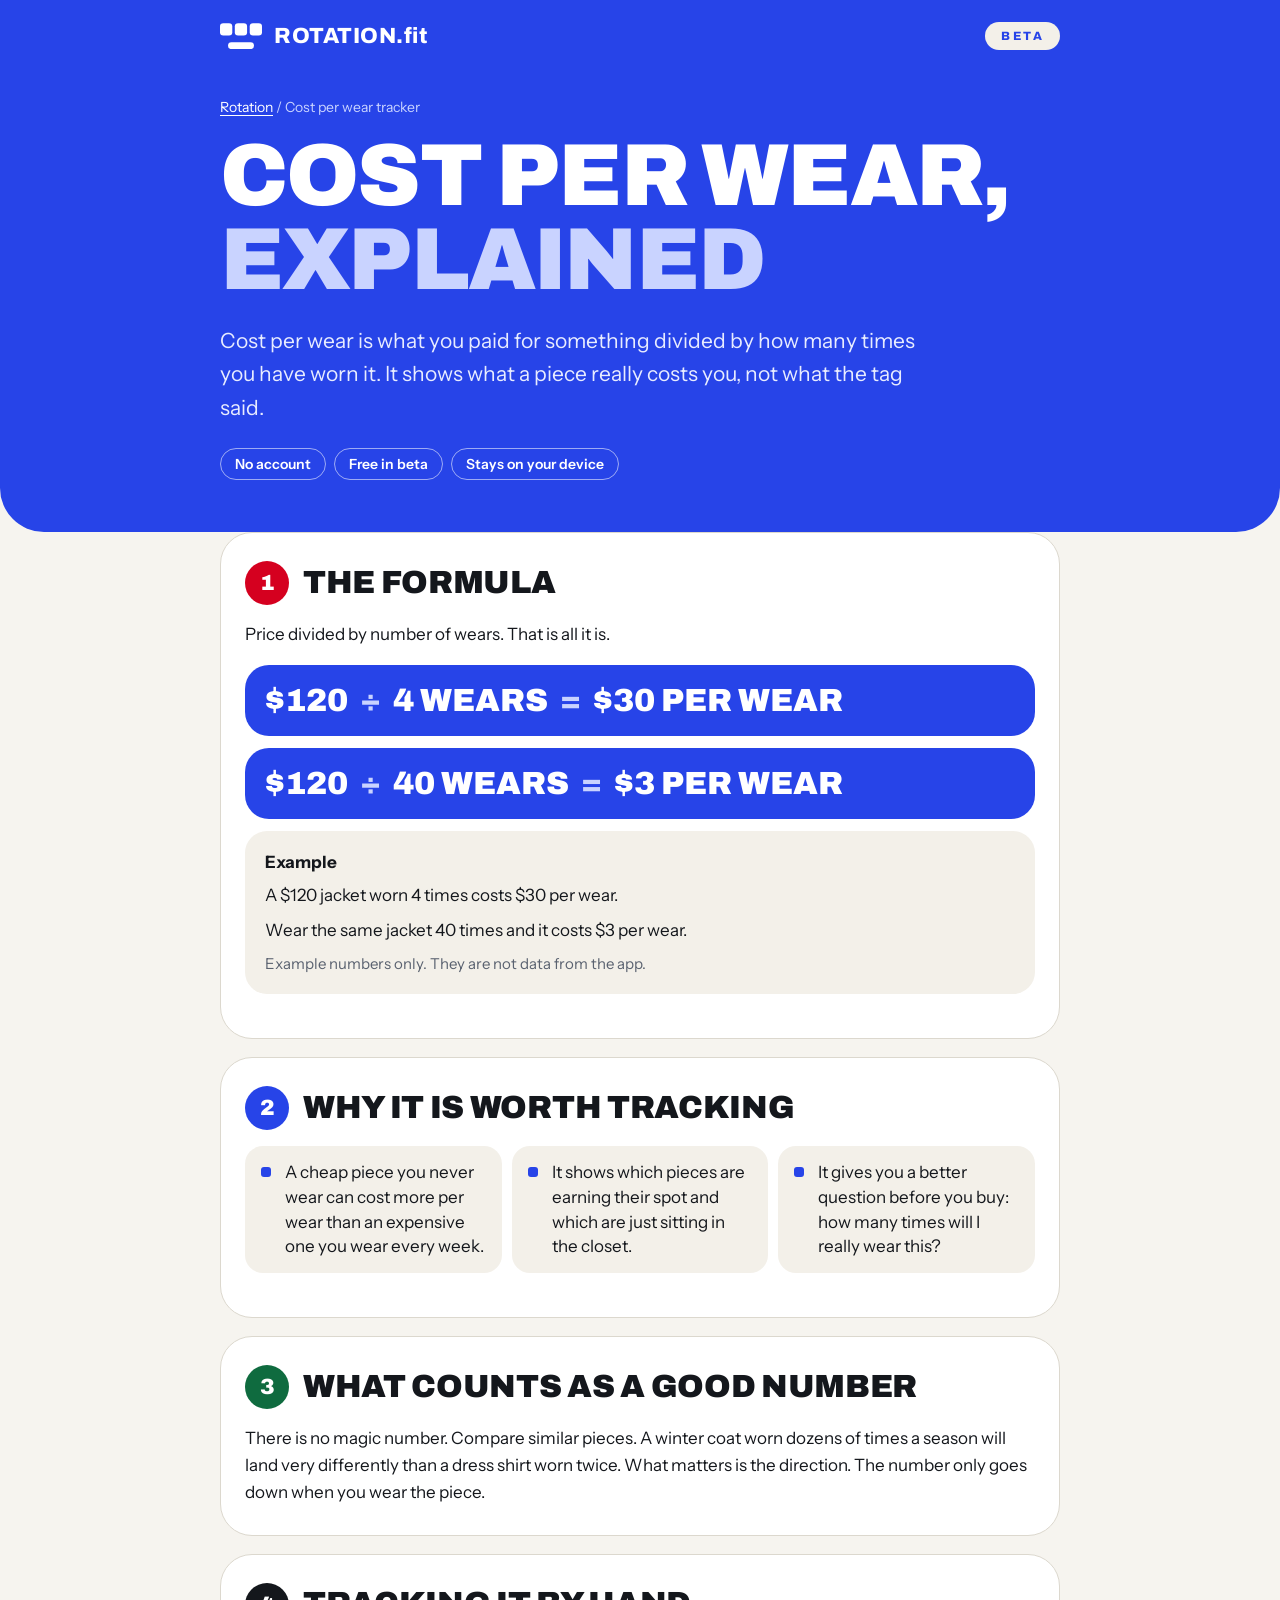
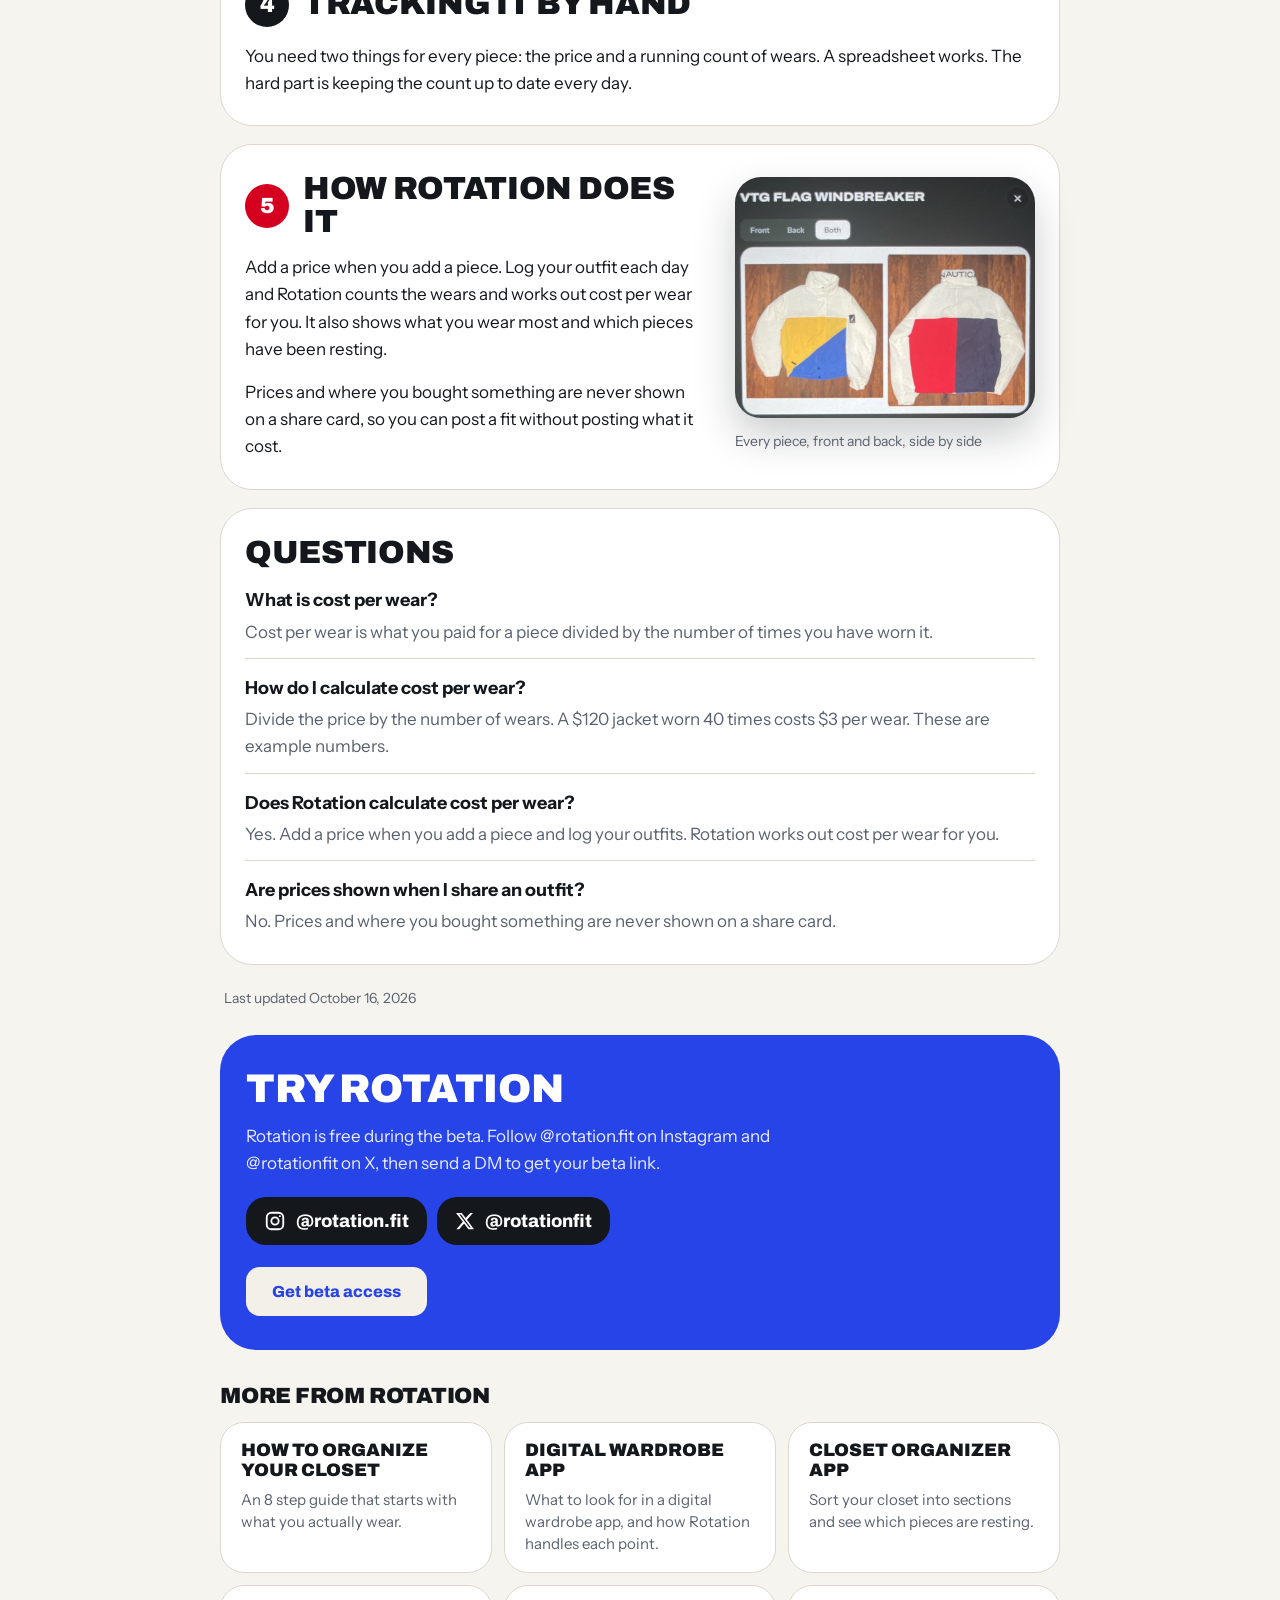
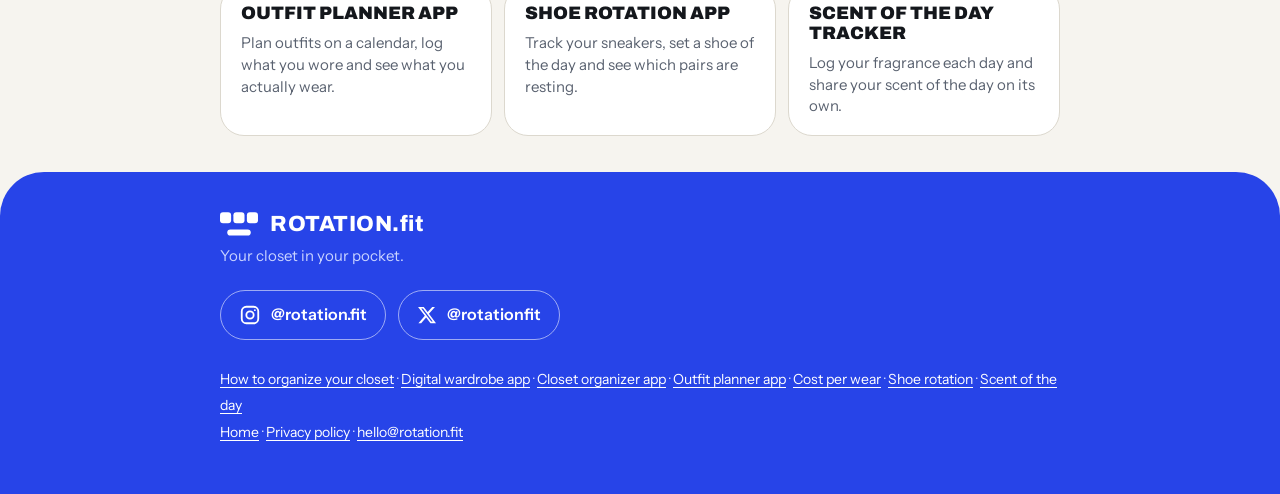
<file: cost-per-wear-tracker/index.html>
<!doctype html>
<html lang="en">
<head>
<meta charset="utf-8">
<meta name="viewport" content="width=device-width,initial-scale=1">
<title>Cost Per Wear: What It Is and How to Calculate It | Rotation</title>
<meta name="description" content="Cost per wear is price divided by times worn. See how to work it out, what to compare it to, and how Rotation tracks it for you.">
<link rel="canonical" href="https://rotation.fit/cost-per-wear-tracker/">
<meta property="og:type" content="website">
<meta property="og:site_name" content="Rotation">
<meta property="og:title" content="Cost Per Wear: What It Is and How to Calculate It | Rotation">
<meta property="og:description" content="Cost per wear is price divided by times worn. See how to work it out, what to compare it to, and how Rotation tracks it for you.">
<meta property="og:url" content="https://rotation.fit/cost-per-wear-tracker/">
<meta property="og:image" content="https://rotation.fit/og.png">
<meta name="twitter:card" content="summary_large_image">
<meta name="twitter:site" content="@rotationfit">
<meta name="twitter:title" content="Cost Per Wear: What It Is and How to Calculate It | Rotation">
<meta name="twitter:description" content="Cost per wear is price divided by times worn. See how to work it out, what to compare it to, and how Rotation tracks it for you.">
<meta name="twitter:image" content="https://rotation.fit/og.png">
<meta name="theme-color" content="#2744E8">
<link rel="icon" type="image/png" href="../icon-192.png">
<link rel="apple-touch-icon" href="../icon-180.png">
<link rel="preconnect" href="https://fonts.googleapis.com"><link rel="preconnect" href="https://fonts.gstatic.com" crossorigin>
<link href="https://fonts.googleapis.com/css2?family=Archivo:wdth,wght@100,800..900&family=Instrument+Sans:wght@400;500;600;700&display=swap" rel="stylesheet">
<style>:root{--blue:#2744E8;--tint:#C9D3FF;--ink:#14171c;--ink2:#5a6270;--bg:#f6f4ef;--cream:#F3F0E9;--line:#dcd8ce;--card:#fff;--tile:#f3f0e9;--red:#D5001F;--green:#0F6B3F;--b4:#14171c}
@media (prefers-color-scheme:dark){:root{--ink:#f1f2f4;--ink2:#a2a8b3;--bg:#0f1115;--line:#272b33;--card:#171a20;--tile:#1f232a;--b4:#2B2D33}}
*{box-sizing:border-box}
html{scroll-behavior:smooth}
body{margin:0;background:var(--bg);color:var(--ink);font:17px/1.6 "Instrument Sans",system-ui,-apple-system,"Helvetica Neue",Arial,sans-serif;-webkit-text-size-adjust:100%}
.wrap{max-width:880px;margin:0 auto;padding:0 20px}
a{color:var(--blue);text-underline-offset:3px}
@media (prefers-color-scheme:dark){a{color:#8196FF}}
header.hero{background:var(--blue);color:#fff;padding:22px 0 52px;border-radius:0 0 44px 44px}
.nav{display:flex;justify-content:space-between;align-items:center;margin-bottom:46px}
.logo{display:flex;align-items:center;gap:12px;font:800 22px Archivo,Arial,sans-serif;letter-spacing:.5px;color:#fff;text-decoration:none}
.logo svg{width:42px;height:auto;display:block;flex:none}
.pill{display:inline-block;background:var(--cream);color:var(--blue);border-radius:999px;padding:7px 16px;font:800 12px Archivo,Arial,sans-serif;letter-spacing:.2em;text-transform:uppercase}
.crumb{font-size:14px;color:var(--tint);margin:0 0 16px}.crumb a{color:#fff}
h1{font:900 clamp(40px,10.5vw,88px)/.95 Archivo,"Helvetica Neue",Arial,sans-serif;text-transform:uppercase;letter-spacing:-.02em;margin:0 0 22px;color:#fff}
h1 em{font-style:normal;color:var(--tint)}
.lead{font-size:clamp(18px,2.6vw,21px);margin:0;color:#e8ecff;max-width:34em}
.hc{display:flex;flex-wrap:wrap;gap:8px;margin-top:24px}
.hc span{border:1.5px solid rgba(255,255,255,.55);border-radius:999px;padding:6px 14px;font:600 14px "Instrument Sans",sans-serif;color:#fff}
main{padding:28px 0 8px}
.card{background:var(--card);border:1px solid var(--line);border-radius:32px;padding:28px 24px;margin:0 0 18px}
.card h2{display:flex;align-items:center;gap:14px;font:900 clamp(22px,4.6vw,32px)/1.02 Archivo,"Helvetica Neue",Arial,sans-serif;text-transform:uppercase;letter-spacing:-.01em;margin:0 0 16px}
.n{flex:none;width:44px;height:44px;border-radius:50%;color:#fff;display:flex;align-items:center;justify-content:center;font:900 22px Archivo,Arial,sans-serif;letter-spacing:0}
.c1 .n{background:var(--red)}.c2 .n{background:var(--blue)}.c3 .n{background:var(--green)}.c4 .n{background:var(--b4)}
.card p{margin:0 0 16px}.card p:last-child{margin-bottom:0}
.card ul{list-style:none;padding:0;margin:0 0 16px;display:grid;grid-template-columns:repeat(auto-fit,minmax(230px,1fr));gap:10px}
.card li{position:relative;background:var(--tile);border-radius:18px;padding:14px 16px 14px 40px;margin:0;line-height:1.45}
.card li::before{content:"";position:absolute;left:16px;top:21px;width:10px;height:10px;border-radius:3px;background:var(--blue)}
.card figure{margin:22px auto 0;max-width:340px}
.card figure img{display:block;width:100%;height:auto;border-radius:26px;border:0;box-shadow:0 18px 40px rgba(20,23,28,.22);background:var(--tile)}
.card figcaption{margin-top:12px;font-size:14px;color:var(--ink2)}
@media(min-width:760px){.card.hf{display:grid;grid-template-columns:1fr 300px;column-gap:36px;align-items:start}.card.hf>*{grid-column:1}.card.hf>figure{grid-column:2;grid-row:1/span 8;margin:4px 0 0}}
.ex{background:var(--tile);border-radius:22px;padding:18px 20px;margin:0 0 16px}
.ex b{display:block;margin-bottom:6px}
.ex p{margin:0 0 8px}.ex p:last-child{margin:0;color:var(--ink2);font-size:15px}
.calc{display:flex;flex-wrap:wrap;align-items:center;gap:6px 12px;background:var(--blue);color:#fff;border-radius:24px;padding:18px 20px;margin:0 0 12px;font:900 clamp(20px,5.6vw,32px)/1.1 Archivo,Arial,sans-serif;text-transform:uppercase}
.calc i{font-style:normal;color:var(--tint)}
.faq h3{font:700 18px/1.3 "Instrument Sans",system-ui,sans-serif;margin:0;padding:18px 0 6px;border-top:1px solid var(--line)}
.faq h2+h3{border-top:0;padding-top:4px}
.faq p{color:var(--ink2);margin:0 0 12px}
.upd{font-size:14px;color:var(--ink2);margin:22px 4px 0}
.cta{background:var(--blue);color:#fff;border-radius:36px;padding:34px 26px;margin:26px 0 18px}
.cta h2{font:900 clamp(26px,6vw,40px)/1 Archivo,Arial,sans-serif;text-transform:uppercase;letter-spacing:-.01em;margin:0 0 14px;color:#fff}
.cta p{margin:0;color:#e8ecff;max-width:34em}
.chips{display:flex;flex-wrap:wrap;gap:10px;margin:20px 0 22px}
.chip{display:inline-flex;align-items:center;gap:10px;background:#14171c;color:#fff;text-decoration:none;border-radius:20px;padding:13px 18px;font:800 18px Archivo,Arial,sans-serif}
.btn{display:inline-block;text-decoration:none;font:800 16px Archivo,Arial,sans-serif;padding:16px 26px;border-radius:14px;background:var(--cream);color:var(--blue)}
.more h2{font:900 22px Archivo,Arial,sans-serif;text-transform:uppercase;letter-spacing:-.01em;margin:34px 0 14px}
.more ul{list-style:none;padding:0;margin:0;display:grid;gap:12px;grid-template-columns:repeat(auto-fit,minmax(240px,1fr))}
.more li{position:relative;background:var(--card);border:1px solid var(--line);border-radius:24px;padding:18px 20px;margin:0}
.more li a{display:block;font:900 18px/1.1 Archivo,Arial,sans-serif;text-transform:uppercase;color:var(--ink);text-decoration:none;margin-bottom:8px}
.more li a::after{content:"";position:absolute;inset:0;border-radius:24px}
.more li span{display:block;color:var(--ink2);font-size:15px;line-height:1.45}
.more li:hover{border-color:var(--blue)}
footer{background:var(--blue);color:#fff;padding:40px 0 48px;font-size:15px;border-radius:44px 44px 0 0;margin-top:36px}
footer a{color:#fff;text-decoration:none}
footer .fw{display:flex;align-items:center;gap:12px;font:800 22px Archivo,Arial,sans-serif;letter-spacing:.5px;margin-bottom:8px}
footer .fw svg{width:38px;height:auto;display:block}
footer .ft{color:var(--tint);margin:0 0 22px}
footer .soc{display:flex;flex-wrap:wrap;gap:12px;margin-bottom:26px}
footer .soc a{display:inline-flex;align-items:center;gap:10px;border:1.5px solid rgba(255,255,255,.55);border-radius:999px;padding:11px 18px;font-weight:600;font-size:16px}
footer .soc a:hover{background:rgba(255,255,255,.14)}
footer .fl{color:var(--tint);font-size:14px;line-height:1.9}
footer .fl a{color:#fff;text-decoration:underline;text-underline-offset:3px}
:focus-visible{outline:3px solid #ffb703;outline-offset:3px}</style>
<script type="application/ld+json">{"@context": "https://schema.org", "@type": "BreadcrumbList", "itemListElement": [{"@type": "ListItem", "position": 1, "name": "Rotation", "item": "https://rotation.fit/"}, {"@type": "ListItem", "position": 2, "name": "Cost per wear tracker", "item": "https://rotation.fit/cost-per-wear-tracker/"}]}</script>
<script type="application/ld+json">{"@context": "https://schema.org", "@type": "WebPage", "name": "Cost Per Wear: What It Is and How to Calculate It | Rotation", "url": "https://rotation.fit/cost-per-wear-tracker/", "dateModified": "2026-10-16", "isPartOf": {"@type": "WebSite", "name": "Rotation", "url": "https://rotation.fit/"}, "about": {"@type": "SoftwareApplication", "name": "Rotation", "url": "https://rotation.fit/"}}</script>
<script type="application/ld+json">{"@context": "https://schema.org", "@type": "FAQPage", "mainEntity": [{"@type": "Question", "name": "What is cost per wear?", "acceptedAnswer": {"@type": "Answer", "text": "Cost per wear is what you paid for a piece divided by the number of times you have worn it."}}, {"@type": "Question", "name": "How do I calculate cost per wear?", "acceptedAnswer": {"@type": "Answer", "text": "Divide the price by the number of wears. A $120 jacket worn 40 times costs $3 per wear. These are example numbers."}}, {"@type": "Question", "name": "Does Rotation calculate cost per wear?", "acceptedAnswer": {"@type": "Answer", "text": "Yes. Add a price when you add a piece and log your outfits. Rotation works out cost per wear for you."}}, {"@type": "Question", "name": "Are prices shown when I share an outfit?", "acceptedAnswer": {"@type": "Answer", "text": "No. Prices and where you bought something are never shown on a share card."}}]}</script>
</head>
<body>
<header class="hero"><div class="wrap">
<div class="nav"><a class="logo" href="../" aria-label="Rotation home"><svg viewBox="65 130 383 240" xmlns="http://www.w3.org/2000/svg" aria-hidden="true" focusable="false"><g fill="#fff"><rect x="65" y="132" width="112" height="112" rx="30"/><rect x="200" y="132" width="112" height="112" rx="30"/><rect x="336" y="132" width="112" height="112" rx="30"/><rect x="138" y="306" width="237" height="62" rx="31"/></g></svg><span>ROTATION.fit</span></a><span class="pill">Beta</span></div>
<p class="crumb"><a href="../">Rotation</a> / Cost per wear tracker</p>
<h1>Cost per wear, <em>explained</em></h1>
<p class="lead">Cost per wear is what you paid for something divided by how many times you have worn it. It shows what a piece really costs you, not what the tag said.</p>
<div class="hc"><span>No account</span><span>Free in beta</span><span>Stays on your device</span></div>
</div></header>
<main class="wrap">
<section class="card c1"><h2><span class="n" aria-hidden="true">1</span>The formula</h2>
<p>Price divided by number of wears. That is all it is.</p>
<div class="calc" aria-hidden="true"><span>$120</span><i>&divide;</i><span>4 wears</span><i>=</i><span>$30 per wear</span></div><div class="calc" aria-hidden="true"><span>$120</span><i>&divide;</i><span>40 wears</span><i>=</i><span>$3 per wear</span></div><div class="ex"><b>Example</b><p>A $120 jacket worn 4 times costs $30 per wear.</p><p>Wear the same jacket 40 times and it costs $3 per wear.</p><p>Example numbers only. They are not data from the app.</p></div>
</section>
<section class="card c2"><h2><span class="n" aria-hidden="true">2</span>Why it is worth tracking</h2>
<ul>
<li>A cheap piece you never wear can cost more per wear than an expensive one you wear every week.</li>
<li>It shows which pieces are earning their spot and which are just sitting in the closet.</li>
<li>It gives you a better question before you buy: how many times will I really wear this?</li>
</ul>
</section>
<section class="card c3"><h2><span class="n" aria-hidden="true">3</span>What counts as a good number</h2>
<p>There is no magic number. Compare similar pieces. A winter coat worn dozens of times a season will land very differently than a dress shirt worn twice. What matters is the direction. The number only goes down when you wear the piece.</p>
</section>
<section class="card c4"><h2><span class="n" aria-hidden="true">4</span>Tracking it by hand</h2>
<p>You need two things for every piece: the price and a running count of wears. A spreadsheet works. The hard part is keeping the count up to date every day.</p>
</section>
<section class="card c1 hf"><h2><span class="n" aria-hidden="true">5</span>How Rotation does it</h2>
<p>Add a price when you add a piece. Log your outfit each day and Rotation counts the wears and works out cost per wear for you. It also shows what you wear most and which pieces have been resting.</p>
<figure><img src="../shots/piece.jpg" alt="Rotation piece detail for a vintage Nautica windbreaker with front and back photos" width="900" height="724" loading="lazy"><figcaption>Every piece, front and back, side by side</figcaption></figure>
<p>Prices and where you bought something are never shown on a share card, so you can post a fit without posting what it cost.</p>
</section>
<section class="faq card">
<h2>Questions</h2>
<h3>What is cost per wear?</h3>
<p>Cost per wear is what you paid for a piece divided by the number of times you have worn it.</p>
<h3>How do I calculate cost per wear?</h3>
<p>Divide the price by the number of wears. A $120 jacket worn 40 times costs $3 per wear. These are example numbers.</p>
<h3>Does Rotation calculate cost per wear?</h3>
<p>Yes. Add a price when you add a piece and log your outfits. Rotation works out cost per wear for you.</p>
<h3>Are prices shown when I share an outfit?</h3>
<p>No. Prices and where you bought something are never shown on a share card.</p>
</section>
<p class="upd">Last updated October 16, 2026</p>
<div class="cta">
<h2>Try Rotation</h2>
<p>Rotation is free during the beta. Follow @rotation.fit on Instagram and @rotationfit on X, then send a DM to get your beta link.</p>
<div class="chips"><a class="chip" href="https://www.instagram.com/rotation.fit/" rel="noopener" aria-label="Rotation on Instagram, @rotation.fit"><svg viewBox="0 0 24 24" width="22" height="22" fill="none" stroke="#fff" stroke-width="2" stroke-linecap="round" stroke-linejoin="round" aria-hidden="true"><rect x="3" y="3" width="18" height="18" rx="5"/><circle cx="12" cy="12" r="4"/><circle cx="17.3" cy="6.7" r="1" fill="#fff" stroke="none"/></svg><span>@rotation.fit</span></a><a class="chip" href="https://x.com/rotationfit" rel="noopener" aria-label="Rotation on X, @rotationfit"><svg viewBox="0 0 24 24" width="20" height="20" fill="#fff" aria-hidden="true"><path d="M18.244 2.25h3.308l-7.227 8.26 8.502 11.24H16.17l-5.214-6.817L4.99 21.75H1.68l7.73-8.835L1.254 2.25H8.08l4.713 6.231zm-1.161 17.52h1.833L7.084 4.126H5.117z"/></svg><span>@rotationfit</span></a></div>
<a class="btn" href="../#beta">Get beta access</a>
</div>
<div class="more">
<h2>More from Rotation</h2>
<ul>
<li><a href="../how-to-organize-your-closet/">How to organize your closet</a><span>An 8 step guide that starts with what you actually wear.</span></li>
<li><a href="../digital-wardrobe-app/">Digital wardrobe app</a><span>What to look for in a digital wardrobe app, and how Rotation handles each point.</span></li>
<li><a href="../closet-organizer-app/">Closet organizer app</a><span>Sort your closet into sections and see which pieces are resting.</span></li>
<li><a href="../outfit-log-app/">Outfit planner app</a><span>Plan outfits on a calendar, log what you wore and see what you actually wear.</span></li>
<li><a href="../shoe-rotation-app/">Shoe rotation app</a><span>Track your sneakers, set a shoe of the day and see which pairs are resting.</span></li>
<li><a href="../scent-of-the-day-tracker/">Scent of the day tracker</a><span>Log your fragrance each day and share your scent of the day on its own.</span></li>
</ul>
</div>
</main>
<footer><div class="wrap"><div class="fw"><svg viewBox="65 130 383 240" xmlns="http://www.w3.org/2000/svg" aria-hidden="true" focusable="false"><g fill="#fff"><rect x="65" y="132" width="112" height="112" rx="30"/><rect x="200" y="132" width="112" height="112" rx="30"/><rect x="336" y="132" width="112" height="112" rx="30"/><rect x="138" y="306" width="237" height="62" rx="31"/></g></svg><span>ROTATION.fit</span></div><p class="ft">Your closet in your pocket.</p><div class="soc"><a href="https://www.instagram.com/rotation.fit/" rel="noopener" aria-label="Rotation on Instagram, @rotation.fit"><svg viewBox="0 0 24 24" width="22" height="22" fill="none" stroke="#fff" stroke-width="2" stroke-linecap="round" stroke-linejoin="round" aria-hidden="true"><rect x="3" y="3" width="18" height="18" rx="5"/><circle cx="12" cy="12" r="4"/><circle cx="17.3" cy="6.7" r="1" fill="#fff" stroke="none"/></svg><span>@rotation.fit</span></a><a href="https://x.com/rotationfit" rel="noopener" aria-label="Rotation on X, @rotationfit"><svg viewBox="0 0 24 24" width="20" height="20" fill="#fff" aria-hidden="true"><path d="M18.244 2.25h3.308l-7.227 8.26 8.502 11.24H16.17l-5.214-6.817L4.99 21.75H1.68l7.73-8.835L1.254 2.25H8.08l4.713 6.231zm-1.161 17.52h1.833L7.084 4.126H5.117z"/></svg><span>@rotationfit</span></a></div><div class="fl"><a href="../how-to-organize-your-closet/">How to organize your closet</a> &middot; <a href="../digital-wardrobe-app/">Digital wardrobe app</a> &middot; <a href="../closet-organizer-app/">Closet organizer app</a> &middot; <a href="../outfit-log-app/">Outfit planner app</a> &middot; <a href="../cost-per-wear-tracker/">Cost per wear</a> &middot; <a href="../shoe-rotation-app/">Shoe rotation</a> &middot; <a href="../scent-of-the-day-tracker/">Scent of the day</a><br><a href="../">Home</a> &middot; <a href="../privacy.html">Privacy policy</a> &middot; <a href="mailto:hello@rotation.fit">hello@rotation.fit</a></div></div></footer>
</body>
</html>
</file>
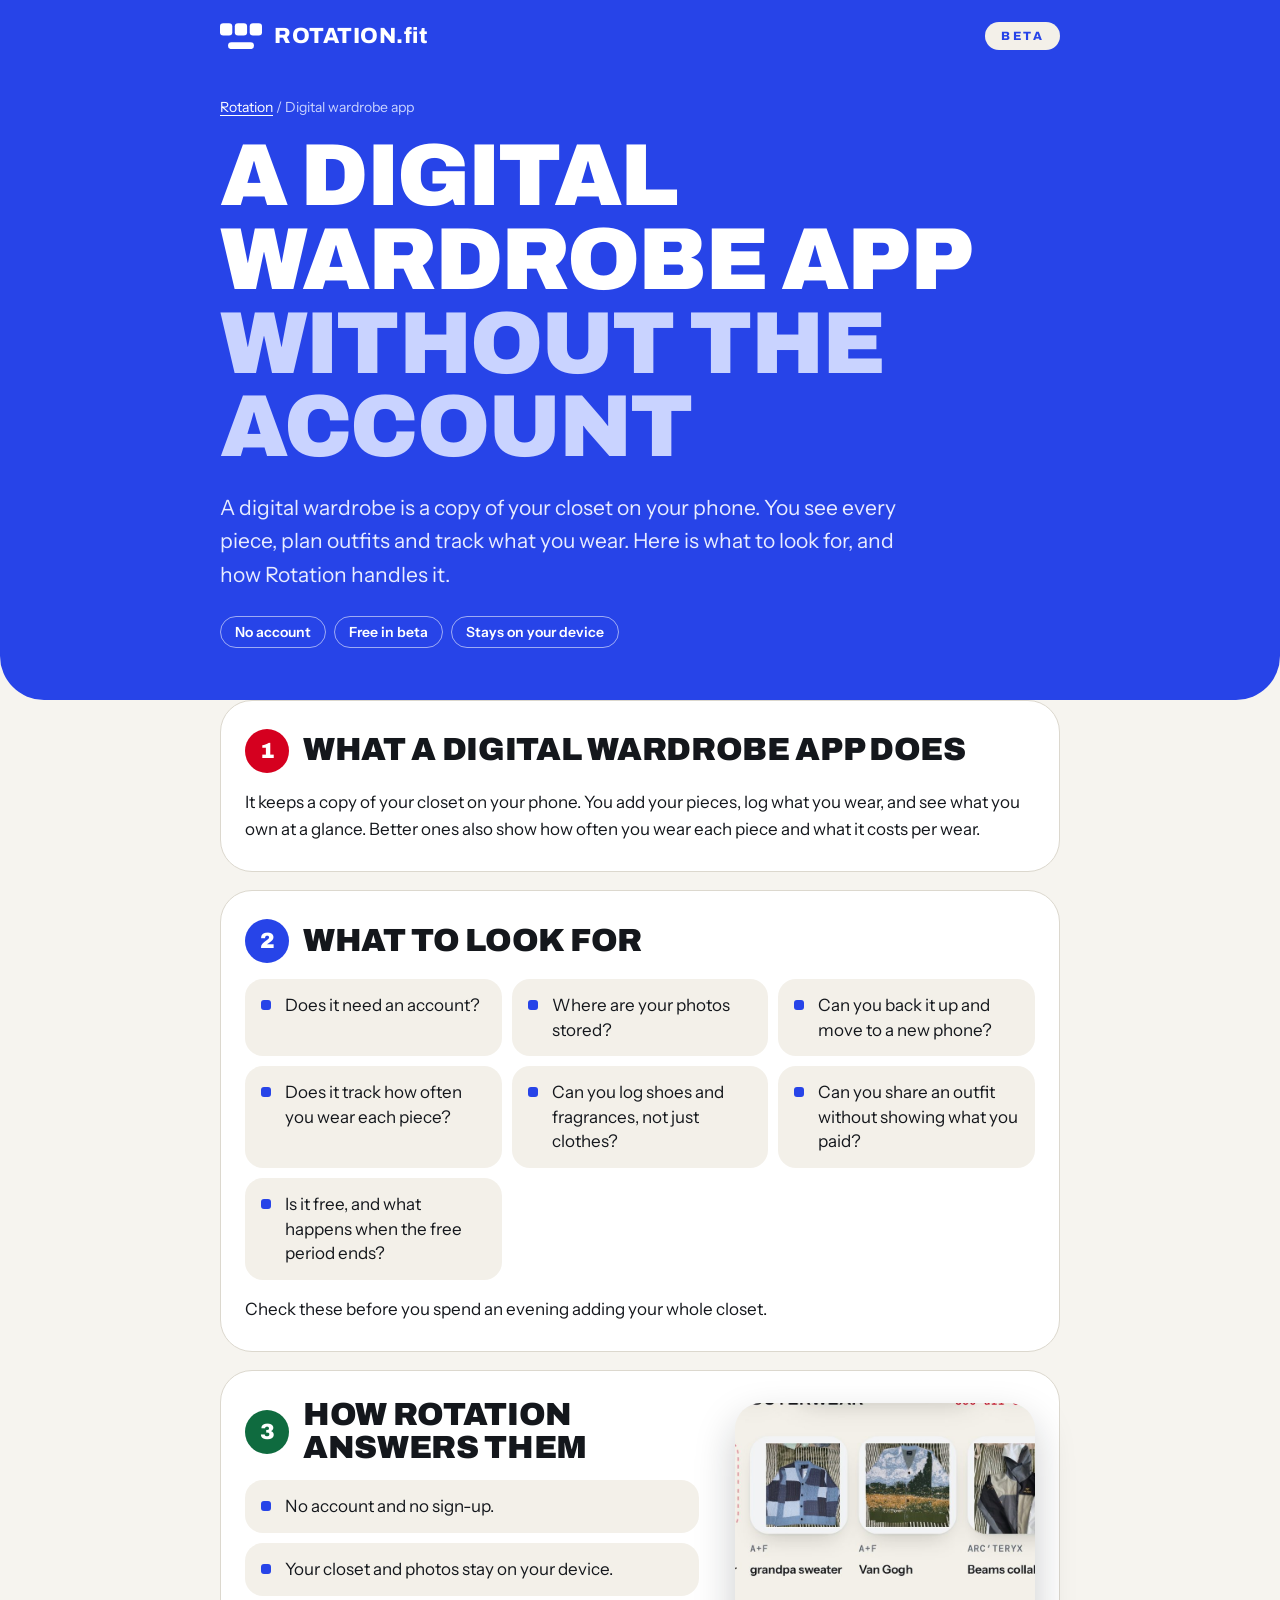
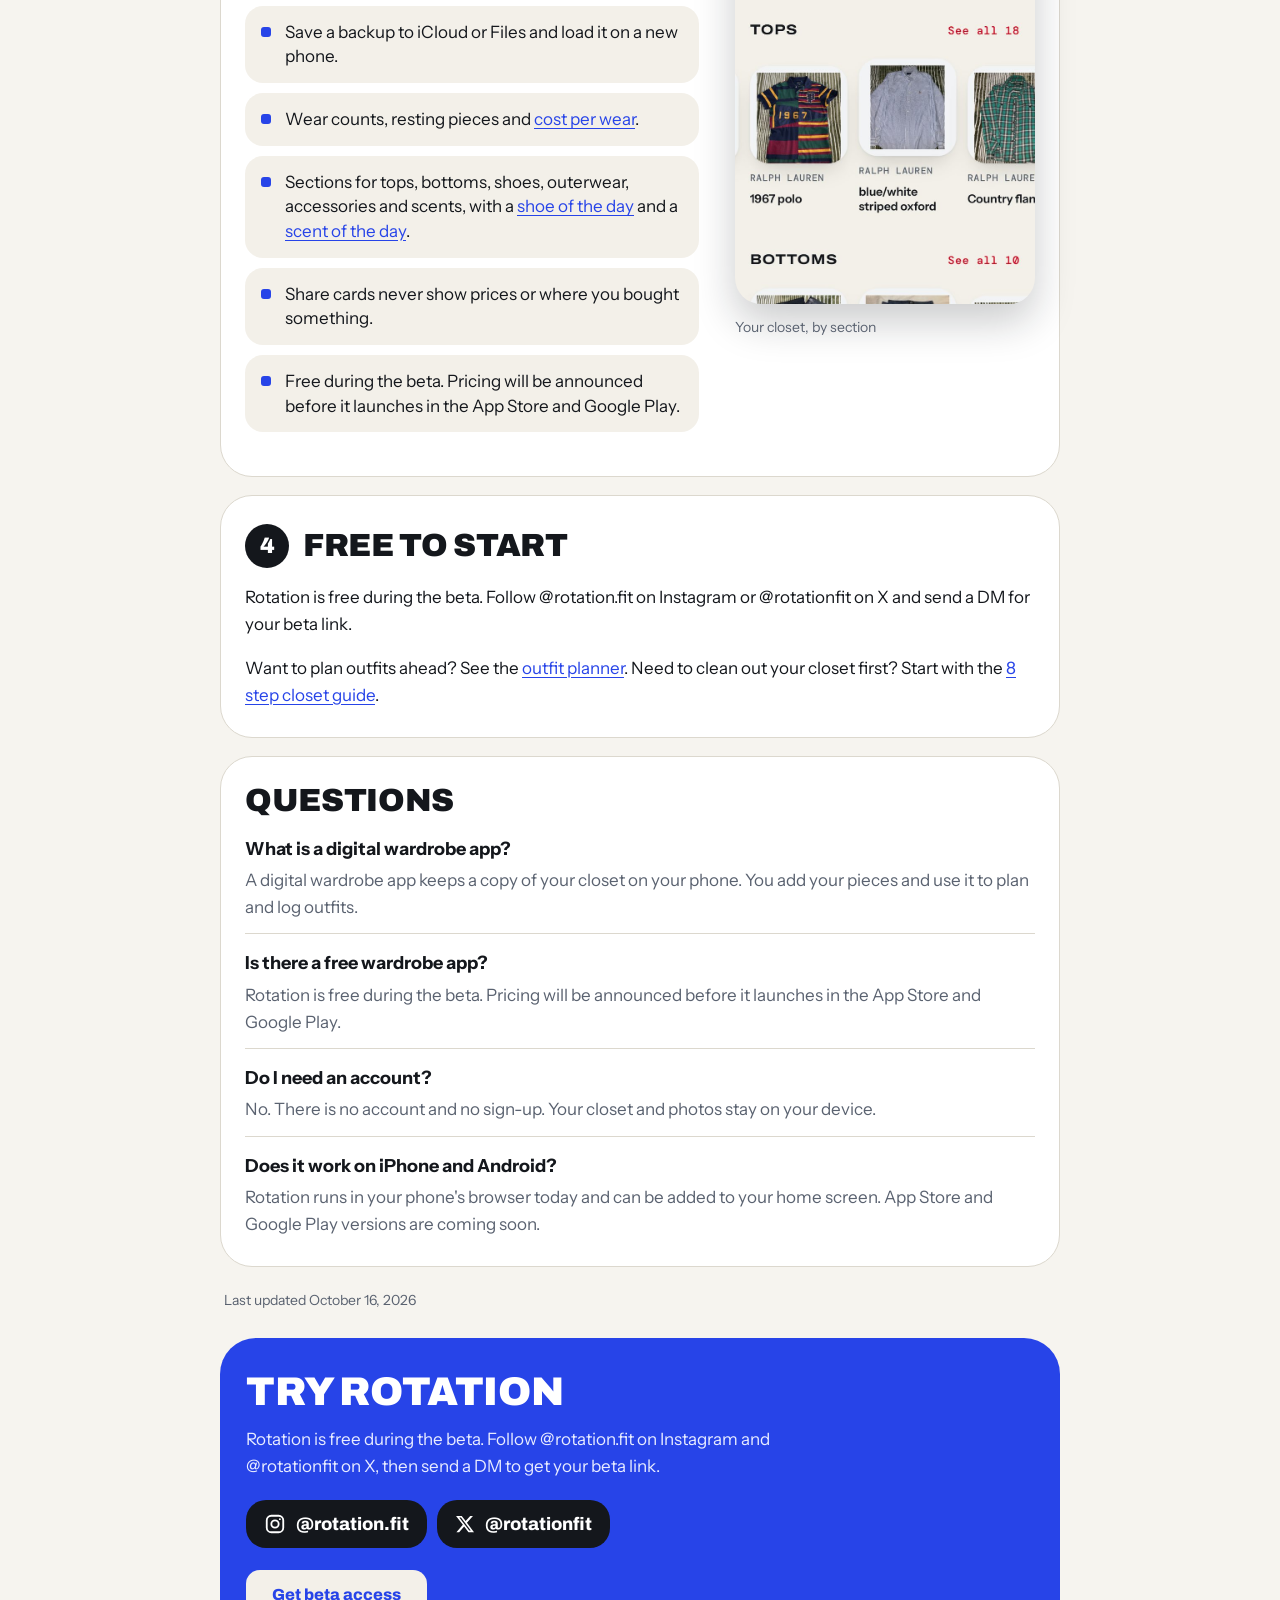
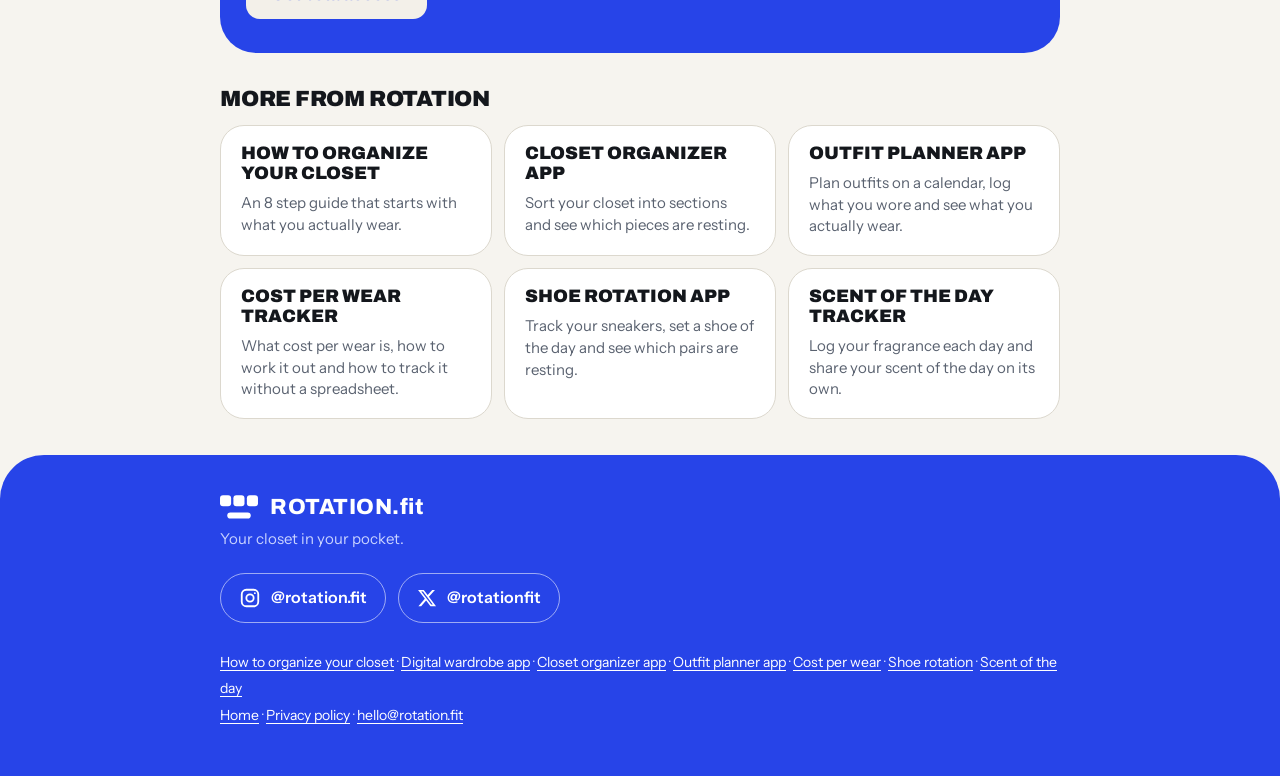
<file: digital-wardrobe-app/index.html>
<!doctype html>
<html lang="en">
<head>
<meta charset="utf-8">
<meta name="viewport" content="width=device-width,initial-scale=1">
<title>Digital Wardrobe App: What to Look For | Rotation</title>
<meta name="description" content="A digital wardrobe is a copy of your closet on your phone. See what to look for in an app, and how Rotation handles each point. Free in beta.">
<link rel="canonical" href="https://rotation.fit/digital-wardrobe-app/">
<meta property="og:type" content="website">
<meta property="og:site_name" content="Rotation">
<meta property="og:title" content="Digital Wardrobe App: What to Look For | Rotation">
<meta property="og:description" content="A digital wardrobe is a copy of your closet on your phone. See what to look for in an app, and how Rotation handles each point. Free in beta.">
<meta property="og:url" content="https://rotation.fit/digital-wardrobe-app/">
<meta property="og:image" content="https://rotation.fit/og.png">
<meta name="twitter:card" content="summary_large_image">
<meta name="twitter:site" content="@rotationfit">
<meta name="twitter:title" content="Digital Wardrobe App: What to Look For | Rotation">
<meta name="twitter:description" content="A digital wardrobe is a copy of your closet on your phone. See what to look for in an app, and how Rotation handles each point. Free in beta.">
<meta name="twitter:image" content="https://rotation.fit/og.png">
<meta name="theme-color" content="#2744E8">
<link rel="icon" type="image/png" href="../icon-192.png">
<link rel="apple-touch-icon" href="../icon-180.png">
<link rel="preconnect" href="https://fonts.googleapis.com"><link rel="preconnect" href="https://fonts.gstatic.com" crossorigin>
<link href="https://fonts.googleapis.com/css2?family=Archivo:wdth,wght@100,800..900&family=Instrument+Sans:wght@400;500;600;700&display=swap" rel="stylesheet">
<style>:root{--blue:#2744E8;--tint:#C9D3FF;--ink:#14171c;--ink2:#5a6270;--bg:#f6f4ef;--cream:#F3F0E9;--line:#dcd8ce;--card:#fff;--tile:#f3f0e9;--red:#D5001F;--green:#0F6B3F;--b4:#14171c}
@media (prefers-color-scheme:dark){:root{--ink:#f1f2f4;--ink2:#a2a8b3;--bg:#0f1115;--line:#272b33;--card:#171a20;--tile:#1f232a;--b4:#2B2D33}}
*{box-sizing:border-box}
html{scroll-behavior:smooth}
body{margin:0;background:var(--bg);color:var(--ink);font:17px/1.6 "Instrument Sans",system-ui,-apple-system,"Helvetica Neue",Arial,sans-serif;-webkit-text-size-adjust:100%}
.wrap{max-width:880px;margin:0 auto;padding:0 20px}
a{color:var(--blue);text-underline-offset:3px}
@media (prefers-color-scheme:dark){a{color:#8196FF}}
header.hero{background:var(--blue);color:#fff;padding:22px 0 52px;border-radius:0 0 44px 44px}
.nav{display:flex;justify-content:space-between;align-items:center;margin-bottom:46px}
.logo{display:flex;align-items:center;gap:12px;font:800 22px Archivo,Arial,sans-serif;letter-spacing:.5px;color:#fff;text-decoration:none}
.logo svg{width:42px;height:auto;display:block;flex:none}
.pill{display:inline-block;background:var(--cream);color:var(--blue);border-radius:999px;padding:7px 16px;font:800 12px Archivo,Arial,sans-serif;letter-spacing:.2em;text-transform:uppercase}
.crumb{font-size:14px;color:var(--tint);margin:0 0 16px}.crumb a{color:#fff}
h1{font:900 clamp(40px,10.5vw,88px)/.95 Archivo,"Helvetica Neue",Arial,sans-serif;text-transform:uppercase;letter-spacing:-.02em;margin:0 0 22px;color:#fff}
h1 em{font-style:normal;color:var(--tint)}
.lead{font-size:clamp(18px,2.6vw,21px);margin:0;color:#e8ecff;max-width:34em}
.hc{display:flex;flex-wrap:wrap;gap:8px;margin-top:24px}
.hc span{border:1.5px solid rgba(255,255,255,.55);border-radius:999px;padding:6px 14px;font:600 14px "Instrument Sans",sans-serif;color:#fff}
main{padding:28px 0 8px}
.card{background:var(--card);border:1px solid var(--line);border-radius:32px;padding:28px 24px;margin:0 0 18px}
.card h2{display:flex;align-items:center;gap:14px;font:900 clamp(22px,4.6vw,32px)/1.02 Archivo,"Helvetica Neue",Arial,sans-serif;text-transform:uppercase;letter-spacing:-.01em;margin:0 0 16px}
.n{flex:none;width:44px;height:44px;border-radius:50%;color:#fff;display:flex;align-items:center;justify-content:center;font:900 22px Archivo,Arial,sans-serif;letter-spacing:0}
.c1 .n{background:var(--red)}.c2 .n{background:var(--blue)}.c3 .n{background:var(--green)}.c4 .n{background:var(--b4)}
.card p{margin:0 0 16px}.card p:last-child{margin-bottom:0}
.card ul{list-style:none;padding:0;margin:0 0 16px;display:grid;grid-template-columns:repeat(auto-fit,minmax(230px,1fr));gap:10px}
.card li{position:relative;background:var(--tile);border-radius:18px;padding:14px 16px 14px 40px;margin:0;line-height:1.45}
.card li::before{content:"";position:absolute;left:16px;top:21px;width:10px;height:10px;border-radius:3px;background:var(--blue)}
.card figure{margin:22px auto 0;max-width:340px}
.card figure img{display:block;width:100%;height:auto;border-radius:26px;border:0;box-shadow:0 18px 40px rgba(20,23,28,.22);background:var(--tile)}
.card figcaption{margin-top:12px;font-size:14px;color:var(--ink2)}
@media(min-width:760px){.card.hf{display:grid;grid-template-columns:1fr 300px;column-gap:36px;align-items:start}.card.hf>*{grid-column:1}.card.hf>figure{grid-column:2;grid-row:1/span 8;margin:4px 0 0}}
.ex{background:var(--tile);border-radius:22px;padding:18px 20px;margin:0 0 16px}
.ex b{display:block;margin-bottom:6px}
.ex p{margin:0 0 8px}.ex p:last-child{margin:0;color:var(--ink2);font-size:15px}
.calc{display:flex;flex-wrap:wrap;align-items:center;gap:6px 12px;background:var(--blue);color:#fff;border-radius:24px;padding:18px 20px;margin:0 0 12px;font:900 clamp(20px,5.6vw,32px)/1.1 Archivo,Arial,sans-serif;text-transform:uppercase}
.calc i{font-style:normal;color:var(--tint)}
.faq h3{font:700 18px/1.3 "Instrument Sans",system-ui,sans-serif;margin:0;padding:18px 0 6px;border-top:1px solid var(--line)}
.faq h2+h3{border-top:0;padding-top:4px}
.faq p{color:var(--ink2);margin:0 0 12px}
.upd{font-size:14px;color:var(--ink2);margin:22px 4px 0}
.cta{background:var(--blue);color:#fff;border-radius:36px;padding:34px 26px;margin:26px 0 18px}
.cta h2{font:900 clamp(26px,6vw,40px)/1 Archivo,Arial,sans-serif;text-transform:uppercase;letter-spacing:-.01em;margin:0 0 14px;color:#fff}
.cta p{margin:0;color:#e8ecff;max-width:34em}
.chips{display:flex;flex-wrap:wrap;gap:10px;margin:20px 0 22px}
.chip{display:inline-flex;align-items:center;gap:10px;background:#14171c;color:#fff;text-decoration:none;border-radius:20px;padding:13px 18px;font:800 18px Archivo,Arial,sans-serif}
.btn{display:inline-block;text-decoration:none;font:800 16px Archivo,Arial,sans-serif;padding:16px 26px;border-radius:14px;background:var(--cream);color:var(--blue)}
.more h2{font:900 22px Archivo,Arial,sans-serif;text-transform:uppercase;letter-spacing:-.01em;margin:34px 0 14px}
.more ul{list-style:none;padding:0;margin:0;display:grid;gap:12px;grid-template-columns:repeat(auto-fit,minmax(240px,1fr))}
.more li{position:relative;background:var(--card);border:1px solid var(--line);border-radius:24px;padding:18px 20px;margin:0}
.more li a{display:block;font:900 18px/1.1 Archivo,Arial,sans-serif;text-transform:uppercase;color:var(--ink);text-decoration:none;margin-bottom:8px}
.more li a::after{content:"";position:absolute;inset:0;border-radius:24px}
.more li span{display:block;color:var(--ink2);font-size:15px;line-height:1.45}
.more li:hover{border-color:var(--blue)}
footer{background:var(--blue);color:#fff;padding:40px 0 48px;font-size:15px;border-radius:44px 44px 0 0;margin-top:36px}
footer a{color:#fff;text-decoration:none}
footer .fw{display:flex;align-items:center;gap:12px;font:800 22px Archivo,Arial,sans-serif;letter-spacing:.5px;margin-bottom:8px}
footer .fw svg{width:38px;height:auto;display:block}
footer .ft{color:var(--tint);margin:0 0 22px}
footer .soc{display:flex;flex-wrap:wrap;gap:12px;margin-bottom:26px}
footer .soc a{display:inline-flex;align-items:center;gap:10px;border:1.5px solid rgba(255,255,255,.55);border-radius:999px;padding:11px 18px;font-weight:600;font-size:16px}
footer .soc a:hover{background:rgba(255,255,255,.14)}
footer .fl{color:var(--tint);font-size:14px;line-height:1.9}
footer .fl a{color:#fff;text-decoration:underline;text-underline-offset:3px}
:focus-visible{outline:3px solid #ffb703;outline-offset:3px}</style>
<script type="application/ld+json">{"@context": "https://schema.org", "@type": "BreadcrumbList", "itemListElement": [{"@type": "ListItem", "position": 1, "name": "Rotation", "item": "https://rotation.fit/"}, {"@type": "ListItem", "position": 2, "name": "Digital wardrobe app", "item": "https://rotation.fit/digital-wardrobe-app/"}]}</script>
<script type="application/ld+json">{"@context": "https://schema.org", "@type": "WebPage", "name": "Digital Wardrobe App: What to Look For | Rotation", "url": "https://rotation.fit/digital-wardrobe-app/", "dateModified": "2026-10-16", "isPartOf": {"@type": "WebSite", "name": "Rotation", "url": "https://rotation.fit/"}, "about": {"@type": "SoftwareApplication", "name": "Rotation", "url": "https://rotation.fit/"}}</script>
<script type="application/ld+json">{"@context": "https://schema.org", "@type": "FAQPage", "mainEntity": [{"@type": "Question", "name": "What is a digital wardrobe app?", "acceptedAnswer": {"@type": "Answer", "text": "A digital wardrobe app keeps a copy of your closet on your phone. You add your pieces and use it to plan and log outfits."}}, {"@type": "Question", "name": "Is there a free wardrobe app?", "acceptedAnswer": {"@type": "Answer", "text": "Rotation is free during the beta. Pricing will be announced before it launches in the App Store and Google Play."}}, {"@type": "Question", "name": "Do I need an account?", "acceptedAnswer": {"@type": "Answer", "text": "No. There is no account and no sign-up. Your closet and photos stay on your device."}}, {"@type": "Question", "name": "Does it work on iPhone and Android?", "acceptedAnswer": {"@type": "Answer", "text": "Rotation runs in your phone's browser today and can be added to your home screen. App Store and Google Play versions are coming soon."}}]}</script>
</head>
<body>
<header class="hero"><div class="wrap">
<div class="nav"><a class="logo" href="../" aria-label="Rotation home"><svg viewBox="65 130 383 240" xmlns="http://www.w3.org/2000/svg" aria-hidden="true" focusable="false"><g fill="#fff"><rect x="65" y="132" width="112" height="112" rx="30"/><rect x="200" y="132" width="112" height="112" rx="30"/><rect x="336" y="132" width="112" height="112" rx="30"/><rect x="138" y="306" width="237" height="62" rx="31"/></g></svg><span>ROTATION.fit</span></a><span class="pill">Beta</span></div>
<p class="crumb"><a href="../">Rotation</a> / Digital wardrobe app</p>
<h1>A digital wardrobe app <em>without the account</em></h1>
<p class="lead">A digital wardrobe is a copy of your closet on your phone. You see every piece, plan outfits and track what you wear. Here is what to look for, and how Rotation handles it.</p>
<div class="hc"><span>No account</span><span>Free in beta</span><span>Stays on your device</span></div>
</div></header>
<main class="wrap">
<section class="card c1"><h2><span class="n" aria-hidden="true">1</span>What a digital wardrobe app does</h2>
<p>It keeps a copy of your closet on your phone. You add your pieces, log what you wear, and see what you own at a glance. Better ones also show how often you wear each piece and what it costs per wear.</p>
</section>
<section class="card c2"><h2><span class="n" aria-hidden="true">2</span>What to look for</h2>
<ul>
<li>Does it need an account?</li>
<li>Where are your photos stored?</li>
<li>Can you back it up and move to a new phone?</li>
<li>Does it track how often you wear each piece?</li>
<li>Can you log shoes and fragrances, not just clothes?</li>
<li>Can you share an outfit without showing what you paid?</li>
<li>Is it free, and what happens when the free period ends?</li>
</ul>
<p>Check these before you spend an evening adding your whole closet.</p>
</section>
<section class="card c3 hf"><h2><span class="n" aria-hidden="true">3</span>How Rotation answers them</h2>
<ul>
<li>No account and no sign-up.</li>
<li>Your closet and photos stay on your device.</li>
<li>Save a backup to iCloud or Files and load it on a new phone.</li>
<li>Wear counts, resting pieces and <a href="../cost-per-wear-tracker/">cost per wear</a>.</li>
<li>Sections for tops, bottoms, shoes, outerwear, accessories and scents, with a <a href="../shoe-rotation-app/">shoe of the day</a> and a <a href="../scent-of-the-day-tracker/">scent of the day</a>.</li>
<li>Share cards never show prices or where you bought something.</li>
<li>Free during the beta. Pricing will be announced before it launches in the App Store and Google Play.</li>
</ul>
<figure><img src="../shots/closet.jpg" alt="Rotation closet organized into outerwear, tops and bottoms" width="720" height="1203" loading="lazy"><figcaption>Your closet, by section</figcaption></figure>
</section>
<section class="card c4"><h2><span class="n" aria-hidden="true">4</span>Free to start</h2>
<p>Rotation is free during the beta. Follow @rotation.fit on Instagram or @rotationfit on X and send a DM for your beta link.</p>
<p>Want to plan outfits ahead? See the <a href="../outfit-log-app/">outfit planner</a>. Need to clean out your closet first? Start with the <a href="../how-to-organize-your-closet/">8 step closet guide</a>.</p>
</section>
<section class="faq card">
<h2>Questions</h2>
<h3>What is a digital wardrobe app?</h3>
<p>A digital wardrobe app keeps a copy of your closet on your phone. You add your pieces and use it to plan and log outfits.</p>
<h3>Is there a free wardrobe app?</h3>
<p>Rotation is free during the beta. Pricing will be announced before it launches in the App Store and Google Play.</p>
<h3>Do I need an account?</h3>
<p>No. There is no account and no sign-up. Your closet and photos stay on your device.</p>
<h3>Does it work on iPhone and Android?</h3>
<p>Rotation runs in your phone's browser today and can be added to your home screen. App Store and Google Play versions are coming soon.</p>
</section>
<p class="upd">Last updated October 16, 2026</p>
<div class="cta">
<h2>Try Rotation</h2>
<p>Rotation is free during the beta. Follow @rotation.fit on Instagram and @rotationfit on X, then send a DM to get your beta link.</p>
<div class="chips"><a class="chip" href="https://www.instagram.com/rotation.fit/" rel="noopener" aria-label="Rotation on Instagram, @rotation.fit"><svg viewBox="0 0 24 24" width="22" height="22" fill="none" stroke="#fff" stroke-width="2" stroke-linecap="round" stroke-linejoin="round" aria-hidden="true"><rect x="3" y="3" width="18" height="18" rx="5"/><circle cx="12" cy="12" r="4"/><circle cx="17.3" cy="6.7" r="1" fill="#fff" stroke="none"/></svg><span>@rotation.fit</span></a><a class="chip" href="https://x.com/rotationfit" rel="noopener" aria-label="Rotation on X, @rotationfit"><svg viewBox="0 0 24 24" width="20" height="20" fill="#fff" aria-hidden="true"><path d="M18.244 2.25h3.308l-7.227 8.26 8.502 11.24H16.17l-5.214-6.817L4.99 21.75H1.68l7.73-8.835L1.254 2.25H8.08l4.713 6.231zm-1.161 17.52h1.833L7.084 4.126H5.117z"/></svg><span>@rotationfit</span></a></div>
<a class="btn" href="../#beta">Get beta access</a>
</div>
<div class="more">
<h2>More from Rotation</h2>
<ul>
<li><a href="../how-to-organize-your-closet/">How to organize your closet</a><span>An 8 step guide that starts with what you actually wear.</span></li>
<li><a href="../closet-organizer-app/">Closet organizer app</a><span>Sort your closet into sections and see which pieces are resting.</span></li>
<li><a href="../outfit-log-app/">Outfit planner app</a><span>Plan outfits on a calendar, log what you wore and see what you actually wear.</span></li>
<li><a href="../cost-per-wear-tracker/">Cost per wear tracker</a><span>What cost per wear is, how to work it out and how to track it without a spreadsheet.</span></li>
<li><a href="../shoe-rotation-app/">Shoe rotation app</a><span>Track your sneakers, set a shoe of the day and see which pairs are resting.</span></li>
<li><a href="../scent-of-the-day-tracker/">Scent of the day tracker</a><span>Log your fragrance each day and share your scent of the day on its own.</span></li>
</ul>
</div>
</main>
<footer><div class="wrap"><div class="fw"><svg viewBox="65 130 383 240" xmlns="http://www.w3.org/2000/svg" aria-hidden="true" focusable="false"><g fill="#fff"><rect x="65" y="132" width="112" height="112" rx="30"/><rect x="200" y="132" width="112" height="112" rx="30"/><rect x="336" y="132" width="112" height="112" rx="30"/><rect x="138" y="306" width="237" height="62" rx="31"/></g></svg><span>ROTATION.fit</span></div><p class="ft">Your closet in your pocket.</p><div class="soc"><a href="https://www.instagram.com/rotation.fit/" rel="noopener" aria-label="Rotation on Instagram, @rotation.fit"><svg viewBox="0 0 24 24" width="22" height="22" fill="none" stroke="#fff" stroke-width="2" stroke-linecap="round" stroke-linejoin="round" aria-hidden="true"><rect x="3" y="3" width="18" height="18" rx="5"/><circle cx="12" cy="12" r="4"/><circle cx="17.3" cy="6.7" r="1" fill="#fff" stroke="none"/></svg><span>@rotation.fit</span></a><a href="https://x.com/rotationfit" rel="noopener" aria-label="Rotation on X, @rotationfit"><svg viewBox="0 0 24 24" width="20" height="20" fill="#fff" aria-hidden="true"><path d="M18.244 2.25h3.308l-7.227 8.26 8.502 11.24H16.17l-5.214-6.817L4.99 21.75H1.68l7.73-8.835L1.254 2.25H8.08l4.713 6.231zm-1.161 17.52h1.833L7.084 4.126H5.117z"/></svg><span>@rotationfit</span></a></div><div class="fl"><a href="../how-to-organize-your-closet/">How to organize your closet</a> &middot; <a href="../digital-wardrobe-app/">Digital wardrobe app</a> &middot; <a href="../closet-organizer-app/">Closet organizer app</a> &middot; <a href="../outfit-log-app/">Outfit planner app</a> &middot; <a href="../cost-per-wear-tracker/">Cost per wear</a> &middot; <a href="../shoe-rotation-app/">Shoe rotation</a> &middot; <a href="../scent-of-the-day-tracker/">Scent of the day</a><br><a href="../">Home</a> &middot; <a href="../privacy.html">Privacy policy</a> &middot; <a href="mailto:hello@rotation.fit">hello@rotation.fit</a></div></div></footer>
</body>
</html>
</file>
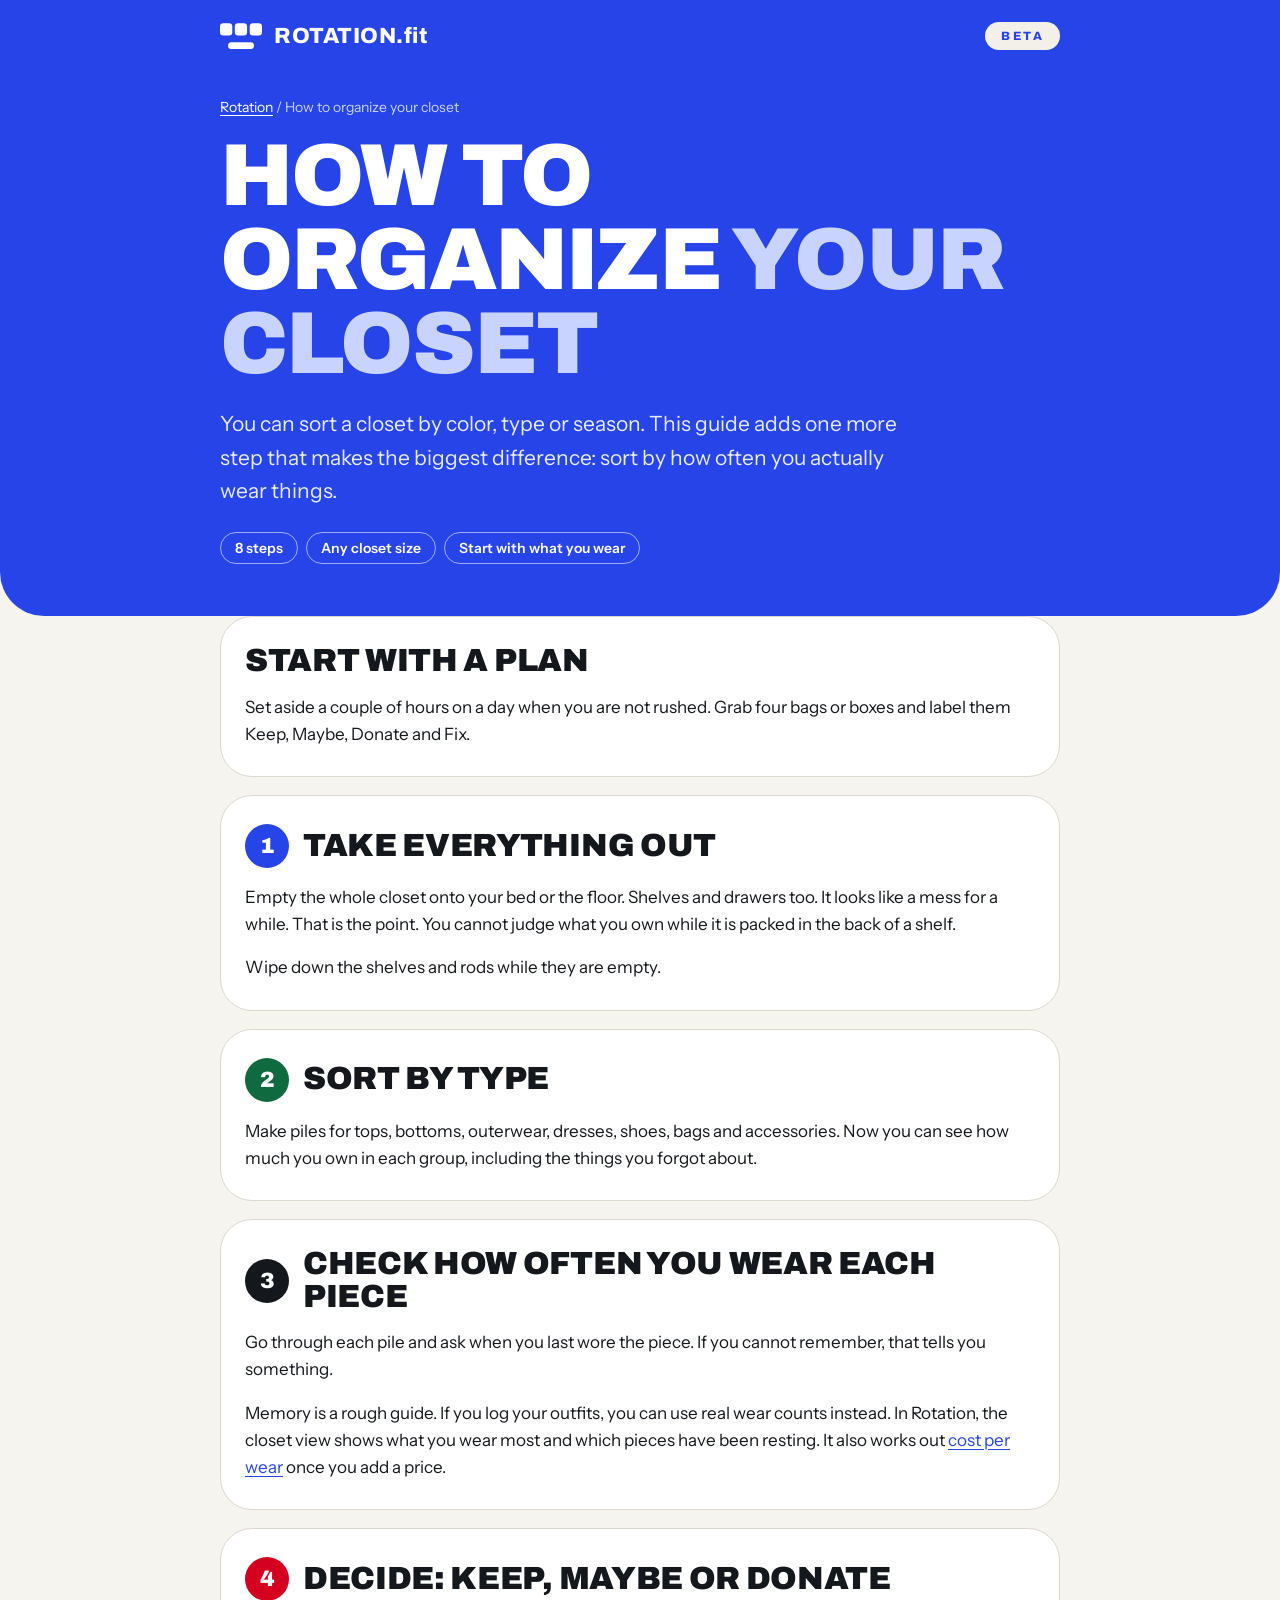
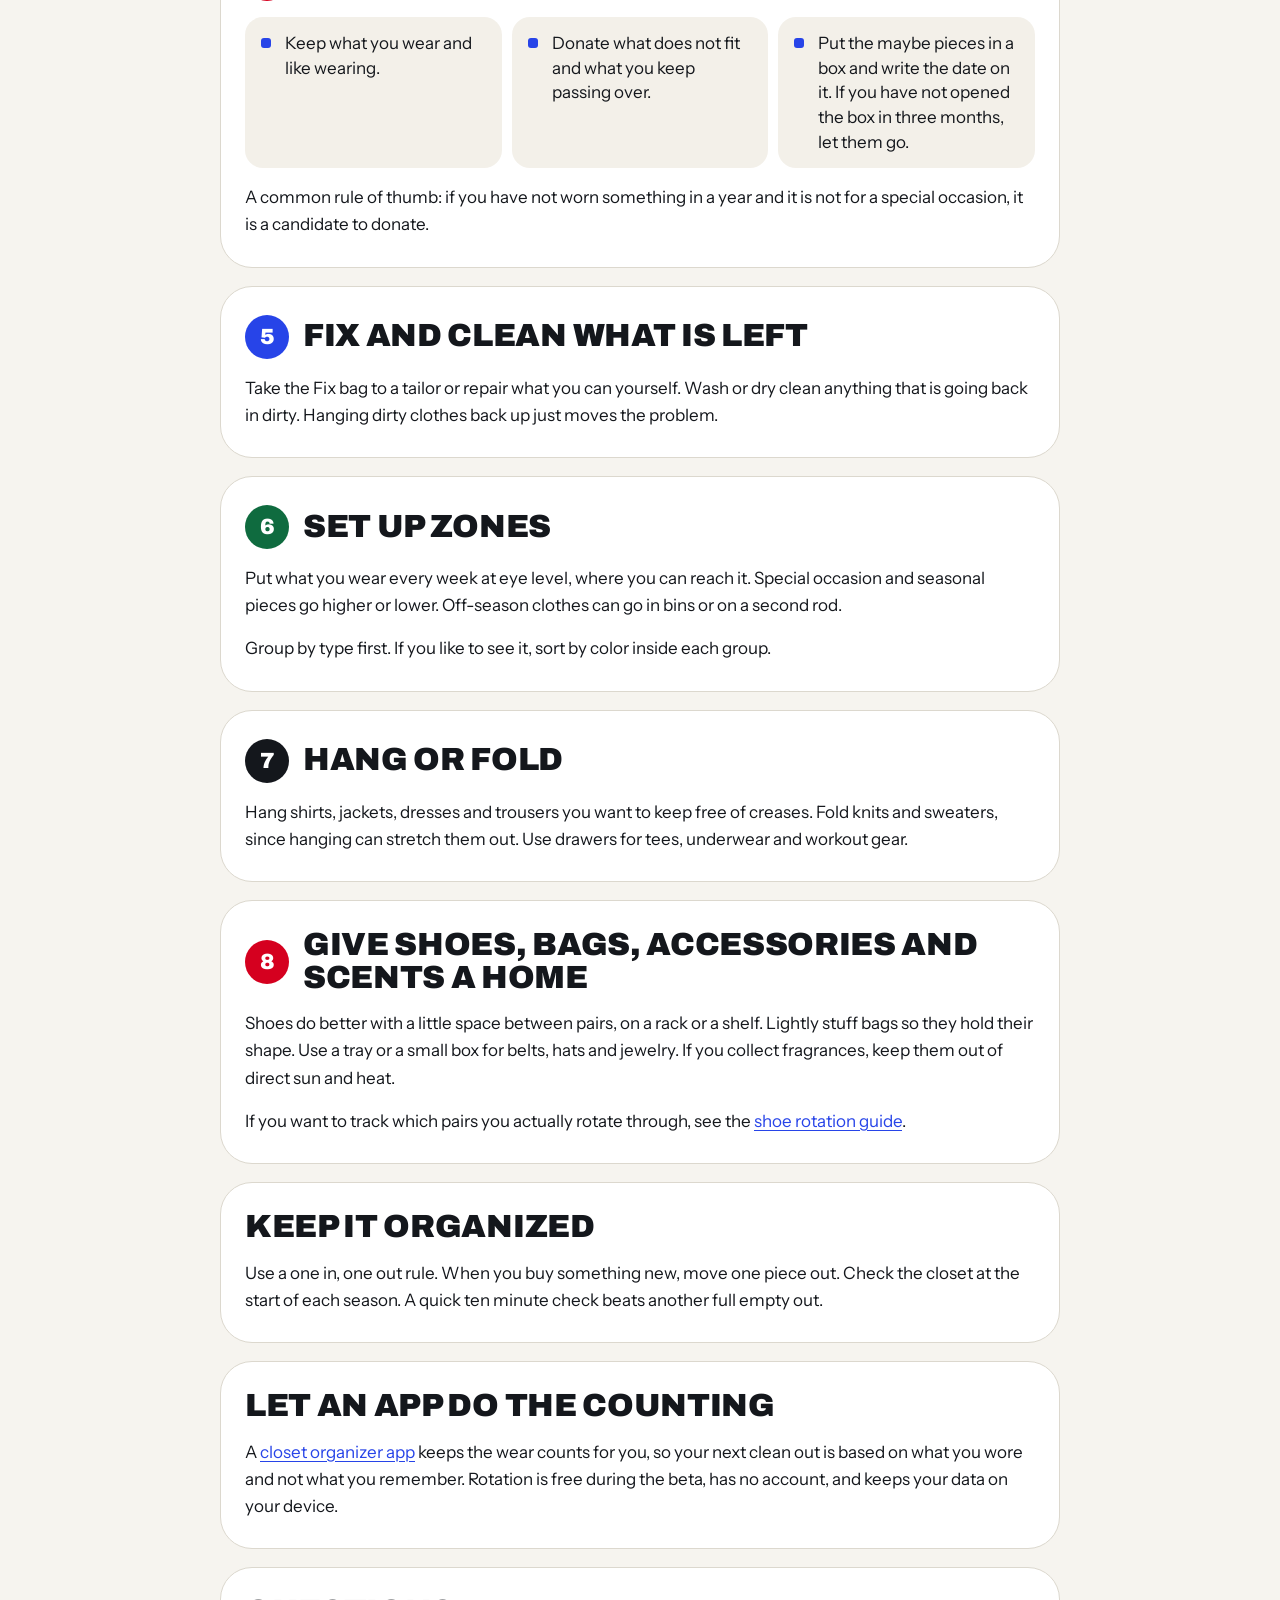
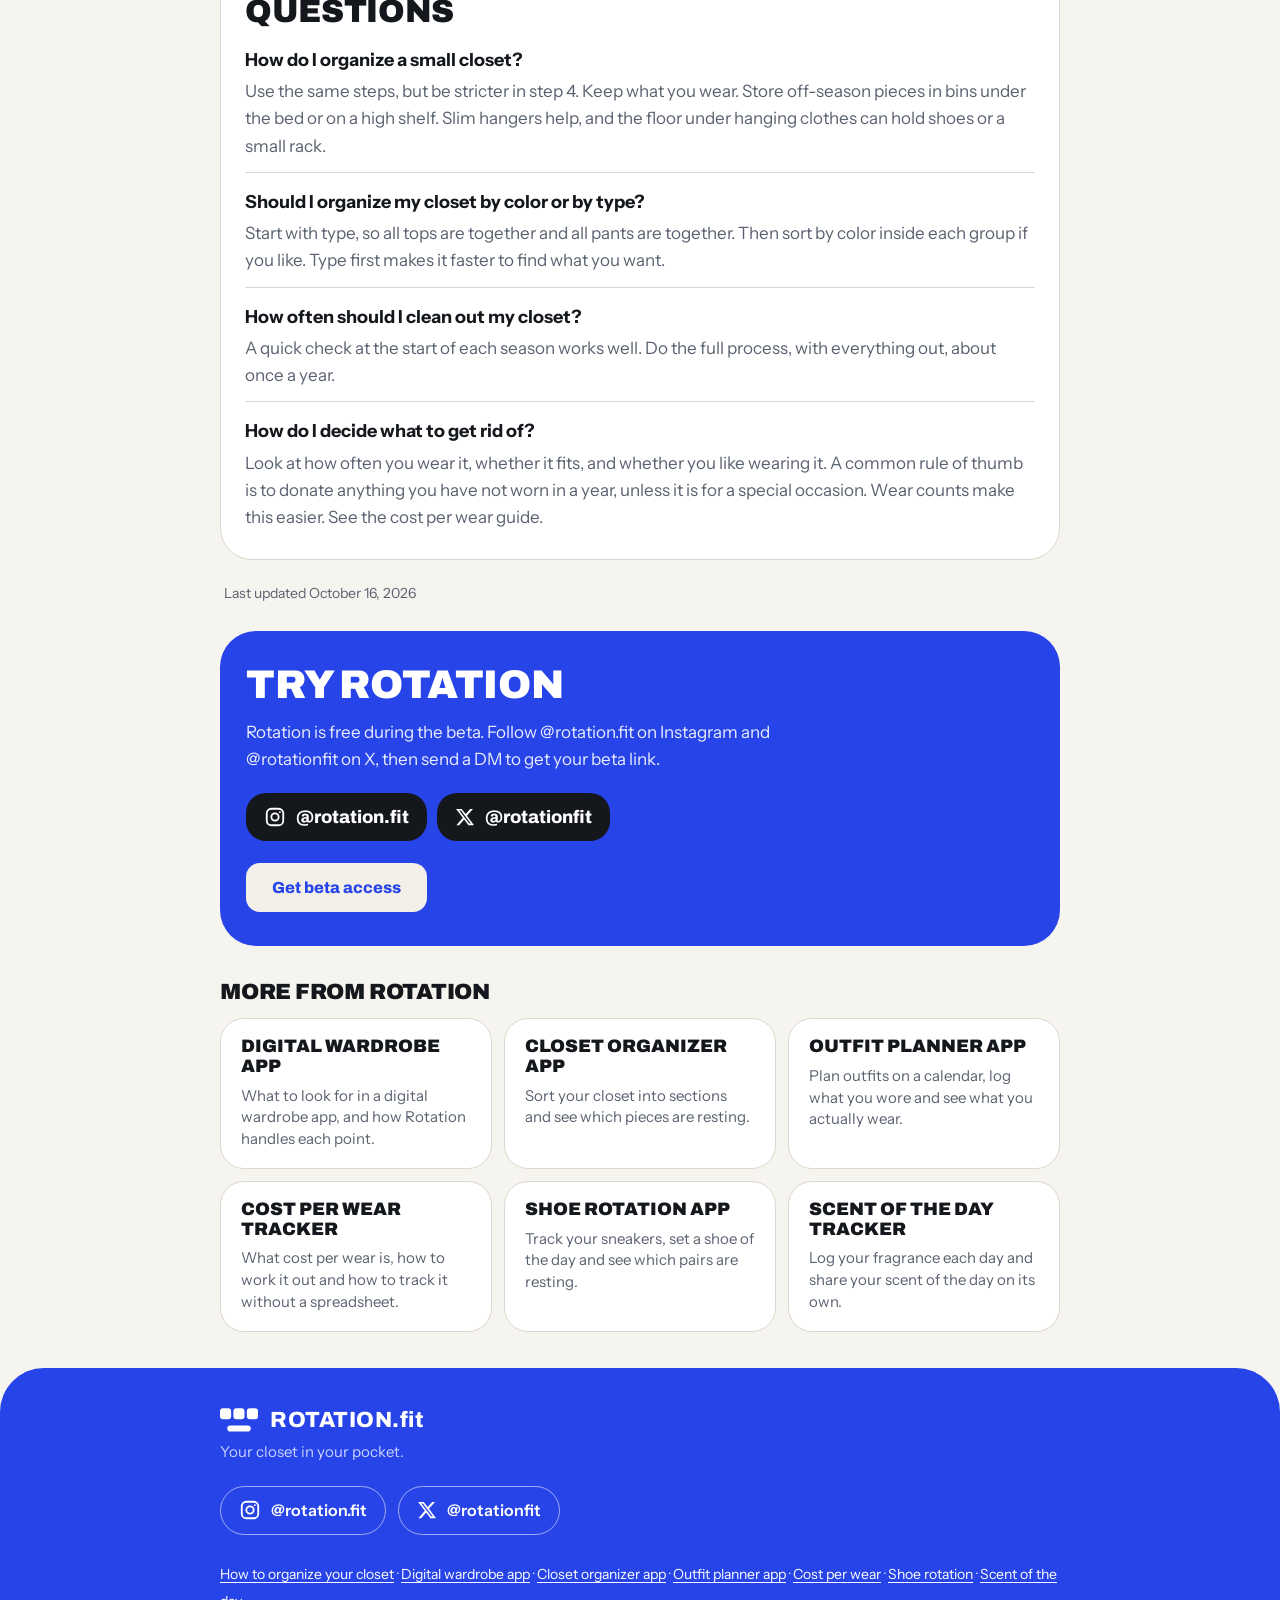
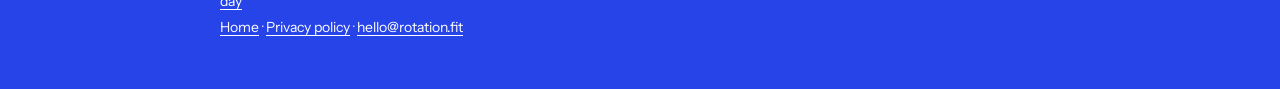
<file: how-to-organize-your-closet/index.html>
<!doctype html>
<html lang="en">
<head>
<meta charset="utf-8">
<meta name="viewport" content="width=device-width,initial-scale=1">
<title>How to Organize Your Closet in 8 Steps | Rotation</title>
<meta name="description" content="A step by step way to organize your closet. Sort by type, then by how often you wear each piece, and set up zones that stay tidy.">
<link rel="canonical" href="https://rotation.fit/how-to-organize-your-closet/">
<meta property="og:type" content="article">
<meta property="og:site_name" content="Rotation">
<meta property="og:title" content="How to Organize Your Closet in 8 Steps | Rotation">
<meta property="og:description" content="A step by step way to organize your closet. Sort by type, then by how often you wear each piece, and set up zones that stay tidy.">
<meta property="og:url" content="https://rotation.fit/how-to-organize-your-closet/">
<meta property="og:image" content="https://rotation.fit/og.png">
<meta name="twitter:card" content="summary_large_image">
<meta name="twitter:site" content="@rotationfit">
<meta name="twitter:title" content="How to Organize Your Closet in 8 Steps | Rotation">
<meta name="twitter:description" content="A step by step way to organize your closet. Sort by type, then by how often you wear each piece, and set up zones that stay tidy.">
<meta name="twitter:image" content="https://rotation.fit/og.png">
<meta name="theme-color" content="#2744E8">
<link rel="icon" type="image/png" href="../icon-192.png">
<link rel="apple-touch-icon" href="../icon-180.png">
<link rel="preconnect" href="https://fonts.googleapis.com"><link rel="preconnect" href="https://fonts.gstatic.com" crossorigin>
<link href="https://fonts.googleapis.com/css2?family=Archivo:wdth,wght@100,800..900&family=Instrument+Sans:wght@400;500;600;700&display=swap" rel="stylesheet">
<style>:root{--blue:#2744E8;--tint:#C9D3FF;--ink:#14171c;--ink2:#5a6270;--bg:#f6f4ef;--cream:#F3F0E9;--line:#dcd8ce;--card:#fff;--tile:#f3f0e9;--red:#D5001F;--green:#0F6B3F;--b4:#14171c}
@media (prefers-color-scheme:dark){:root{--ink:#f1f2f4;--ink2:#a2a8b3;--bg:#0f1115;--line:#272b33;--card:#171a20;--tile:#1f232a;--b4:#2B2D33}}
*{box-sizing:border-box}
html{scroll-behavior:smooth}
body{margin:0;background:var(--bg);color:var(--ink);font:17px/1.6 "Instrument Sans",system-ui,-apple-system,"Helvetica Neue",Arial,sans-serif;-webkit-text-size-adjust:100%}
.wrap{max-width:880px;margin:0 auto;padding:0 20px}
a{color:var(--blue);text-underline-offset:3px}
@media (prefers-color-scheme:dark){a{color:#8196FF}}
header.hero{background:var(--blue);color:#fff;padding:22px 0 52px;border-radius:0 0 44px 44px}
.nav{display:flex;justify-content:space-between;align-items:center;margin-bottom:46px}
.logo{display:flex;align-items:center;gap:12px;font:800 22px Archivo,Arial,sans-serif;letter-spacing:.5px;color:#fff;text-decoration:none}
.logo svg{width:42px;height:auto;display:block;flex:none}
.pill{display:inline-block;background:var(--cream);color:var(--blue);border-radius:999px;padding:7px 16px;font:800 12px Archivo,Arial,sans-serif;letter-spacing:.2em;text-transform:uppercase}
.crumb{font-size:14px;color:var(--tint);margin:0 0 16px}.crumb a{color:#fff}
h1{font:900 clamp(40px,10.5vw,88px)/.95 Archivo,"Helvetica Neue",Arial,sans-serif;text-transform:uppercase;letter-spacing:-.02em;margin:0 0 22px;color:#fff}
h1 em{font-style:normal;color:var(--tint)}
.lead{font-size:clamp(18px,2.6vw,21px);margin:0;color:#e8ecff;max-width:34em}
.hc{display:flex;flex-wrap:wrap;gap:8px;margin-top:24px}
.hc span{border:1.5px solid rgba(255,255,255,.55);border-radius:999px;padding:6px 14px;font:600 14px "Instrument Sans",sans-serif;color:#fff}
main{padding:28px 0 8px}
.card{background:var(--card);border:1px solid var(--line);border-radius:32px;padding:28px 24px;margin:0 0 18px}
.card h2{display:flex;align-items:center;gap:14px;font:900 clamp(22px,4.6vw,32px)/1.02 Archivo,"Helvetica Neue",Arial,sans-serif;text-transform:uppercase;letter-spacing:-.01em;margin:0 0 16px}
.n{flex:none;width:44px;height:44px;border-radius:50%;color:#fff;display:flex;align-items:center;justify-content:center;font:900 22px Archivo,Arial,sans-serif;letter-spacing:0}
.c1 .n{background:var(--red)}.c2 .n{background:var(--blue)}.c3 .n{background:var(--green)}.c4 .n{background:var(--b4)}
.card p{margin:0 0 16px}.card p:last-child{margin-bottom:0}
.card ul{list-style:none;padding:0;margin:0 0 16px;display:grid;grid-template-columns:repeat(auto-fit,minmax(230px,1fr));gap:10px}
.card li{position:relative;background:var(--tile);border-radius:18px;padding:14px 16px 14px 40px;margin:0;line-height:1.45}
.card li::before{content:"";position:absolute;left:16px;top:21px;width:10px;height:10px;border-radius:3px;background:var(--blue)}
.card figure{margin:22px auto 0;max-width:340px}
.card figure img{display:block;width:100%;height:auto;border-radius:26px;border:0;box-shadow:0 18px 40px rgba(20,23,28,.22);background:var(--tile)}
.card figcaption{margin-top:12px;font-size:14px;color:var(--ink2)}
@media(min-width:760px){.card.hf{display:grid;grid-template-columns:1fr 300px;column-gap:36px;align-items:start}.card.hf>*{grid-column:1}.card.hf>figure{grid-column:2;grid-row:1/span 8;margin:4px 0 0}}
.ex{background:var(--tile);border-radius:22px;padding:18px 20px;margin:0 0 16px}
.ex b{display:block;margin-bottom:6px}
.ex p{margin:0 0 8px}.ex p:last-child{margin:0;color:var(--ink2);font-size:15px}
.calc{display:flex;flex-wrap:wrap;align-items:center;gap:6px 12px;background:var(--blue);color:#fff;border-radius:24px;padding:18px 20px;margin:0 0 12px;font:900 clamp(20px,5.6vw,32px)/1.1 Archivo,Arial,sans-serif;text-transform:uppercase}
.calc i{font-style:normal;color:var(--tint)}
.faq h3{font:700 18px/1.3 "Instrument Sans",system-ui,sans-serif;margin:0;padding:18px 0 6px;border-top:1px solid var(--line)}
.faq h2+h3{border-top:0;padding-top:4px}
.faq p{color:var(--ink2);margin:0 0 12px}
.upd{font-size:14px;color:var(--ink2);margin:22px 4px 0}
.cta{background:var(--blue);color:#fff;border-radius:36px;padding:34px 26px;margin:26px 0 18px}
.cta h2{font:900 clamp(26px,6vw,40px)/1 Archivo,Arial,sans-serif;text-transform:uppercase;letter-spacing:-.01em;margin:0 0 14px;color:#fff}
.cta p{margin:0;color:#e8ecff;max-width:34em}
.chips{display:flex;flex-wrap:wrap;gap:10px;margin:20px 0 22px}
.chip{display:inline-flex;align-items:center;gap:10px;background:#14171c;color:#fff;text-decoration:none;border-radius:20px;padding:13px 18px;font:800 18px Archivo,Arial,sans-serif}
.btn{display:inline-block;text-decoration:none;font:800 16px Archivo,Arial,sans-serif;padding:16px 26px;border-radius:14px;background:var(--cream);color:var(--blue)}
.more h2{font:900 22px Archivo,Arial,sans-serif;text-transform:uppercase;letter-spacing:-.01em;margin:34px 0 14px}
.more ul{list-style:none;padding:0;margin:0;display:grid;gap:12px;grid-template-columns:repeat(auto-fit,minmax(240px,1fr))}
.more li{position:relative;background:var(--card);border:1px solid var(--line);border-radius:24px;padding:18px 20px;margin:0}
.more li a{display:block;font:900 18px/1.1 Archivo,Arial,sans-serif;text-transform:uppercase;color:var(--ink);text-decoration:none;margin-bottom:8px}
.more li a::after{content:"";position:absolute;inset:0;border-radius:24px}
.more li span{display:block;color:var(--ink2);font-size:15px;line-height:1.45}
.more li:hover{border-color:var(--blue)}
footer{background:var(--blue);color:#fff;padding:40px 0 48px;font-size:15px;border-radius:44px 44px 0 0;margin-top:36px}
footer a{color:#fff;text-decoration:none}
footer .fw{display:flex;align-items:center;gap:12px;font:800 22px Archivo,Arial,sans-serif;letter-spacing:.5px;margin-bottom:8px}
footer .fw svg{width:38px;height:auto;display:block}
footer .ft{color:var(--tint);margin:0 0 22px}
footer .soc{display:flex;flex-wrap:wrap;gap:12px;margin-bottom:26px}
footer .soc a{display:inline-flex;align-items:center;gap:10px;border:1.5px solid rgba(255,255,255,.55);border-radius:999px;padding:11px 18px;font-weight:600;font-size:16px}
footer .soc a:hover{background:rgba(255,255,255,.14)}
footer .fl{color:var(--tint);font-size:14px;line-height:1.9}
footer .fl a{color:#fff;text-decoration:underline;text-underline-offset:3px}
:focus-visible{outline:3px solid #ffb703;outline-offset:3px}</style>
<script type="application/ld+json">{"@context": "https://schema.org", "@type": "BreadcrumbList", "itemListElement": [{"@type": "ListItem", "position": 1, "name": "Rotation", "item": "https://rotation.fit/"}, {"@type": "ListItem", "position": 2, "name": "How to organize your closet", "item": "https://rotation.fit/how-to-organize-your-closet/"}]}</script>
<script type="application/ld+json">{"@context": "https://schema.org", "@type": "Article", "headline": "How to organize your closet", "description": "A step by step way to organize your closet. Sort by type, then by how often you wear each piece, and set up zones that stay tidy.", "datePublished": "2026-10-16", "dateModified": "2026-10-16", "mainEntityOfPage": "https://rotation.fit/how-to-organize-your-closet/", "image": "https://rotation.fit/og.png", "author": {"@type": "Organization", "name": "Rotation", "url": "https://rotation.fit/"}, "publisher": {"@type": "Organization", "name": "Rotation", "url": "https://rotation.fit/", "logo": {"@type": "ImageObject", "url": "https://rotation.fit/icon-512.png"}}}</script>
<script type="application/ld+json">{"@context": "https://schema.org", "@type": "FAQPage", "mainEntity": [{"@type": "Question", "name": "How do I organize a small closet?", "acceptedAnswer": {"@type": "Answer", "text": "Use the same steps, but be stricter in step 4. Keep what you wear. Store off-season pieces in bins under the bed or on a high shelf. Slim hangers help, and the floor under hanging clothes can hold shoes or a small rack."}}, {"@type": "Question", "name": "Should I organize my closet by color or by type?", "acceptedAnswer": {"@type": "Answer", "text": "Start with type, so all tops are together and all pants are together. Then sort by color inside each group if you like. Type first makes it faster to find what you want."}}, {"@type": "Question", "name": "How often should I clean out my closet?", "acceptedAnswer": {"@type": "Answer", "text": "A quick check at the start of each season works well. Do the full process, with everything out, about once a year."}}, {"@type": "Question", "name": "How do I decide what to get rid of?", "acceptedAnswer": {"@type": "Answer", "text": "Look at how often you wear it, whether it fits, and whether you like wearing it. A common rule of thumb is to donate anything you have not worn in a year, unless it is for a special occasion. Wear counts make this easier. See the cost per wear guide."}}]}</script>
</head>
<body>
<header class="hero"><div class="wrap">
<div class="nav"><a class="logo" href="../" aria-label="Rotation home"><svg viewBox="65 130 383 240" xmlns="http://www.w3.org/2000/svg" aria-hidden="true" focusable="false"><g fill="#fff"><rect x="65" y="132" width="112" height="112" rx="30"/><rect x="200" y="132" width="112" height="112" rx="30"/><rect x="336" y="132" width="112" height="112" rx="30"/><rect x="138" y="306" width="237" height="62" rx="31"/></g></svg><span>ROTATION.fit</span></a><span class="pill">Beta</span></div>
<p class="crumb"><a href="../">Rotation</a> / How to organize your closet</p>
<h1>How to organize <em>your closet</em></h1>
<p class="lead">You can sort a closet by color, type or season. This guide adds one more step that makes the biggest difference: sort by how often you actually wear things.</p>
<div class="hc"><span>8 steps</span><span>Any closet size</span><span>Start with what you wear</span></div>
</div></header>
<main class="wrap">
<section class="card c1"><h2>Start with a plan</h2>
<p>Set aside a couple of hours on a day when you are not rushed. Grab four bags or boxes and label them Keep, Maybe, Donate and Fix.</p>
</section>
<section class="card c2"><h2><span class="n" aria-hidden="true">1</span>Take everything out</h2>
<p>Empty the whole closet onto your bed or the floor. Shelves and drawers too. It looks like a mess for a while. That is the point. You cannot judge what you own while it is packed in the back of a shelf.</p>
<p>Wipe down the shelves and rods while they are empty.</p>
</section>
<section class="card c3"><h2><span class="n" aria-hidden="true">2</span>Sort by type</h2>
<p>Make piles for tops, bottoms, outerwear, dresses, shoes, bags and accessories. Now you can see how much you own in each group, including the things you forgot about.</p>
</section>
<section class="card c4"><h2><span class="n" aria-hidden="true">3</span>Check how often you wear each piece</h2>
<p>Go through each pile and ask when you last wore the piece. If you cannot remember, that tells you something.</p>
<p>Memory is a rough guide. If you log your outfits, you can use real wear counts instead. In Rotation, the closet view shows what you wear most and which pieces have been resting. It also works out <a href="../cost-per-wear-tracker/">cost per wear</a> once you add a price.</p>
</section>
<section class="card c1"><h2><span class="n" aria-hidden="true">4</span>Decide: keep, maybe or donate</h2>
<ul>
<li>Keep what you wear and like wearing.</li>
<li>Donate what does not fit and what you keep passing over.</li>
<li>Put the maybe pieces in a box and write the date on it. If you have not opened the box in three months, let them go.</li>
</ul>
<p>A common rule of thumb: if you have not worn something in a year and it is not for a special occasion, it is a candidate to donate.</p>
</section>
<section class="card c2"><h2><span class="n" aria-hidden="true">5</span>Fix and clean what is left</h2>
<p>Take the Fix bag to a tailor or repair what you can yourself. Wash or dry clean anything that is going back in dirty. Hanging dirty clothes back up just moves the problem.</p>
</section>
<section class="card c3"><h2><span class="n" aria-hidden="true">6</span>Set up zones</h2>
<p>Put what you wear every week at eye level, where you can reach it. Special occasion and seasonal pieces go higher or lower. Off-season clothes can go in bins or on a second rod.</p>
<p>Group by type first. If you like to see it, sort by color inside each group.</p>
</section>
<section class="card c4"><h2><span class="n" aria-hidden="true">7</span>Hang or fold</h2>
<p>Hang shirts, jackets, dresses and trousers you want to keep free of creases. Fold knits and sweaters, since hanging can stretch them out. Use drawers for tees, underwear and workout gear.</p>
</section>
<section class="card c1"><h2><span class="n" aria-hidden="true">8</span>Give shoes, bags, accessories and scents a home</h2>
<p>Shoes do better with a little space between pairs, on a rack or a shelf. Lightly stuff bags so they hold their shape. Use a tray or a small box for belts, hats and jewelry. If you collect fragrances, keep them out of direct sun and heat.</p>
<p>If you want to track which pairs you actually rotate through, see the <a href="../shoe-rotation-app/">shoe rotation guide</a>.</p>
</section>
<section class="card c2"><h2>Keep it organized</h2>
<p>Use a one in, one out rule. When you buy something new, move one piece out. Check the closet at the start of each season. A quick ten minute check beats another full empty out.</p>
</section>
<section class="card c3"><h2>Let an app do the counting</h2>
<p>A <a href="../closet-organizer-app/">closet organizer app</a> keeps the wear counts for you, so your next clean out is based on what you wore and not what you remember. Rotation is free during the beta, has no account, and keeps your data on your device.</p>
</section>
<section class="faq card">
<h2>Questions</h2>
<h3>How do I organize a small closet?</h3>
<p>Use the same steps, but be stricter in step 4. Keep what you wear. Store off-season pieces in bins under the bed or on a high shelf. Slim hangers help, and the floor under hanging clothes can hold shoes or a small rack.</p>
<h3>Should I organize my closet by color or by type?</h3>
<p>Start with type, so all tops are together and all pants are together. Then sort by color inside each group if you like. Type first makes it faster to find what you want.</p>
<h3>How often should I clean out my closet?</h3>
<p>A quick check at the start of each season works well. Do the full process, with everything out, about once a year.</p>
<h3>How do I decide what to get rid of?</h3>
<p>Look at how often you wear it, whether it fits, and whether you like wearing it. A common rule of thumb is to donate anything you have not worn in a year, unless it is for a special occasion. Wear counts make this easier. See the cost per wear guide.</p>
</section>
<p class="upd">Last updated October 16, 2026</p>
<div class="cta">
<h2>Try Rotation</h2>
<p>Rotation is free during the beta. Follow @rotation.fit on Instagram and @rotationfit on X, then send a DM to get your beta link.</p>
<div class="chips"><a class="chip" href="https://www.instagram.com/rotation.fit/" rel="noopener" aria-label="Rotation on Instagram, @rotation.fit"><svg viewBox="0 0 24 24" width="22" height="22" fill="none" stroke="#fff" stroke-width="2" stroke-linecap="round" stroke-linejoin="round" aria-hidden="true"><rect x="3" y="3" width="18" height="18" rx="5"/><circle cx="12" cy="12" r="4"/><circle cx="17.3" cy="6.7" r="1" fill="#fff" stroke="none"/></svg><span>@rotation.fit</span></a><a class="chip" href="https://x.com/rotationfit" rel="noopener" aria-label="Rotation on X, @rotationfit"><svg viewBox="0 0 24 24" width="20" height="20" fill="#fff" aria-hidden="true"><path d="M18.244 2.25h3.308l-7.227 8.26 8.502 11.24H16.17l-5.214-6.817L4.99 21.75H1.68l7.73-8.835L1.254 2.25H8.08l4.713 6.231zm-1.161 17.52h1.833L7.084 4.126H5.117z"/></svg><span>@rotationfit</span></a></div>
<a class="btn" href="../#beta">Get beta access</a>
</div>
<div class="more">
<h2>More from Rotation</h2>
<ul>
<li><a href="../digital-wardrobe-app/">Digital wardrobe app</a><span>What to look for in a digital wardrobe app, and how Rotation handles each point.</span></li>
<li><a href="../closet-organizer-app/">Closet organizer app</a><span>Sort your closet into sections and see which pieces are resting.</span></li>
<li><a href="../outfit-log-app/">Outfit planner app</a><span>Plan outfits on a calendar, log what you wore and see what you actually wear.</span></li>
<li><a href="../cost-per-wear-tracker/">Cost per wear tracker</a><span>What cost per wear is, how to work it out and how to track it without a spreadsheet.</span></li>
<li><a href="../shoe-rotation-app/">Shoe rotation app</a><span>Track your sneakers, set a shoe of the day and see which pairs are resting.</span></li>
<li><a href="../scent-of-the-day-tracker/">Scent of the day tracker</a><span>Log your fragrance each day and share your scent of the day on its own.</span></li>
</ul>
</div>
</main>
<footer><div class="wrap"><div class="fw"><svg viewBox="65 130 383 240" xmlns="http://www.w3.org/2000/svg" aria-hidden="true" focusable="false"><g fill="#fff"><rect x="65" y="132" width="112" height="112" rx="30"/><rect x="200" y="132" width="112" height="112" rx="30"/><rect x="336" y="132" width="112" height="112" rx="30"/><rect x="138" y="306" width="237" height="62" rx="31"/></g></svg><span>ROTATION.fit</span></div><p class="ft">Your closet in your pocket.</p><div class="soc"><a href="https://www.instagram.com/rotation.fit/" rel="noopener" aria-label="Rotation on Instagram, @rotation.fit"><svg viewBox="0 0 24 24" width="22" height="22" fill="none" stroke="#fff" stroke-width="2" stroke-linecap="round" stroke-linejoin="round" aria-hidden="true"><rect x="3" y="3" width="18" height="18" rx="5"/><circle cx="12" cy="12" r="4"/><circle cx="17.3" cy="6.7" r="1" fill="#fff" stroke="none"/></svg><span>@rotation.fit</span></a><a href="https://x.com/rotationfit" rel="noopener" aria-label="Rotation on X, @rotationfit"><svg viewBox="0 0 24 24" width="20" height="20" fill="#fff" aria-hidden="true"><path d="M18.244 2.25h3.308l-7.227 8.26 8.502 11.24H16.17l-5.214-6.817L4.99 21.75H1.68l7.73-8.835L1.254 2.25H8.08l4.713 6.231zm-1.161 17.52h1.833L7.084 4.126H5.117z"/></svg><span>@rotationfit</span></a></div><div class="fl"><a href="../how-to-organize-your-closet/">How to organize your closet</a> &middot; <a href="../digital-wardrobe-app/">Digital wardrobe app</a> &middot; <a href="../closet-organizer-app/">Closet organizer app</a> &middot; <a href="../outfit-log-app/">Outfit planner app</a> &middot; <a href="../cost-per-wear-tracker/">Cost per wear</a> &middot; <a href="../shoe-rotation-app/">Shoe rotation</a> &middot; <a href="../scent-of-the-day-tracker/">Scent of the day</a><br><a href="../">Home</a> &middot; <a href="../privacy.html">Privacy policy</a> &middot; <a href="mailto:hello@rotation.fit">hello@rotation.fit</a></div></div></footer>
</body>
</html>
</file>
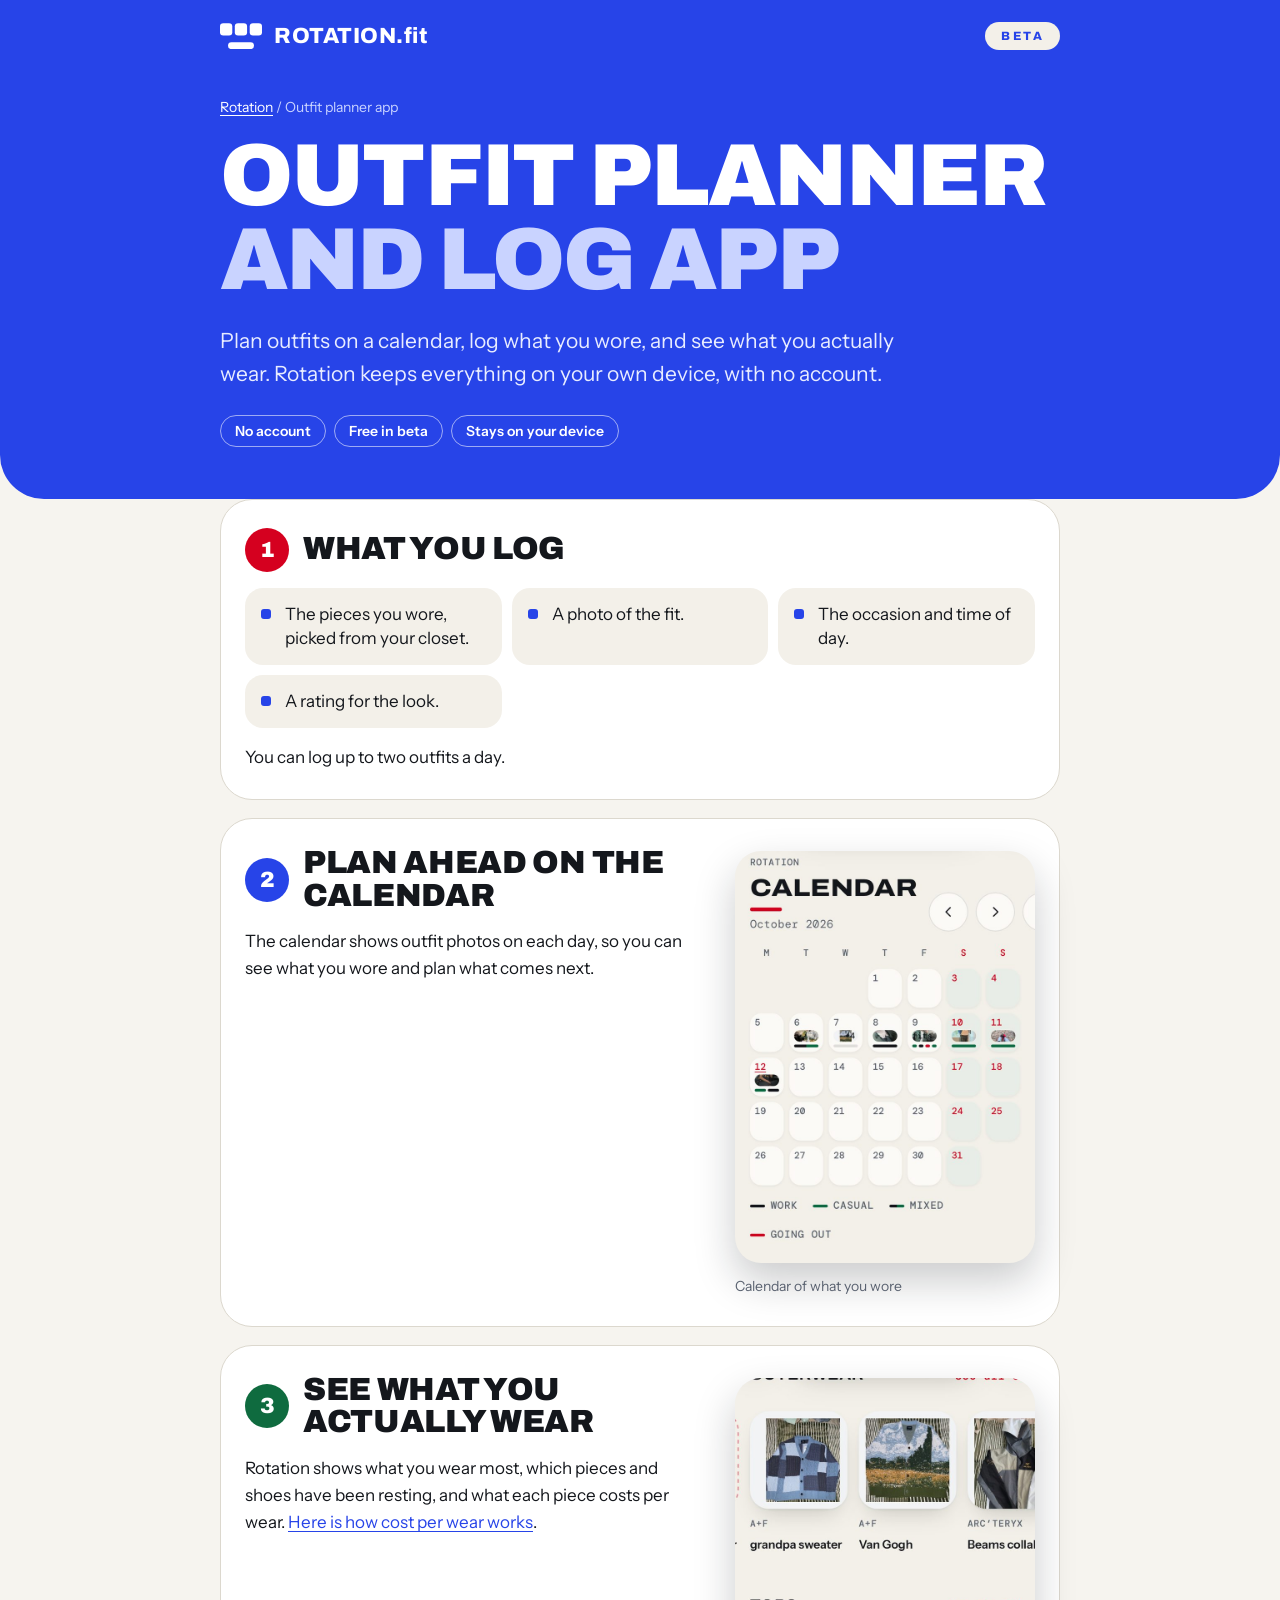
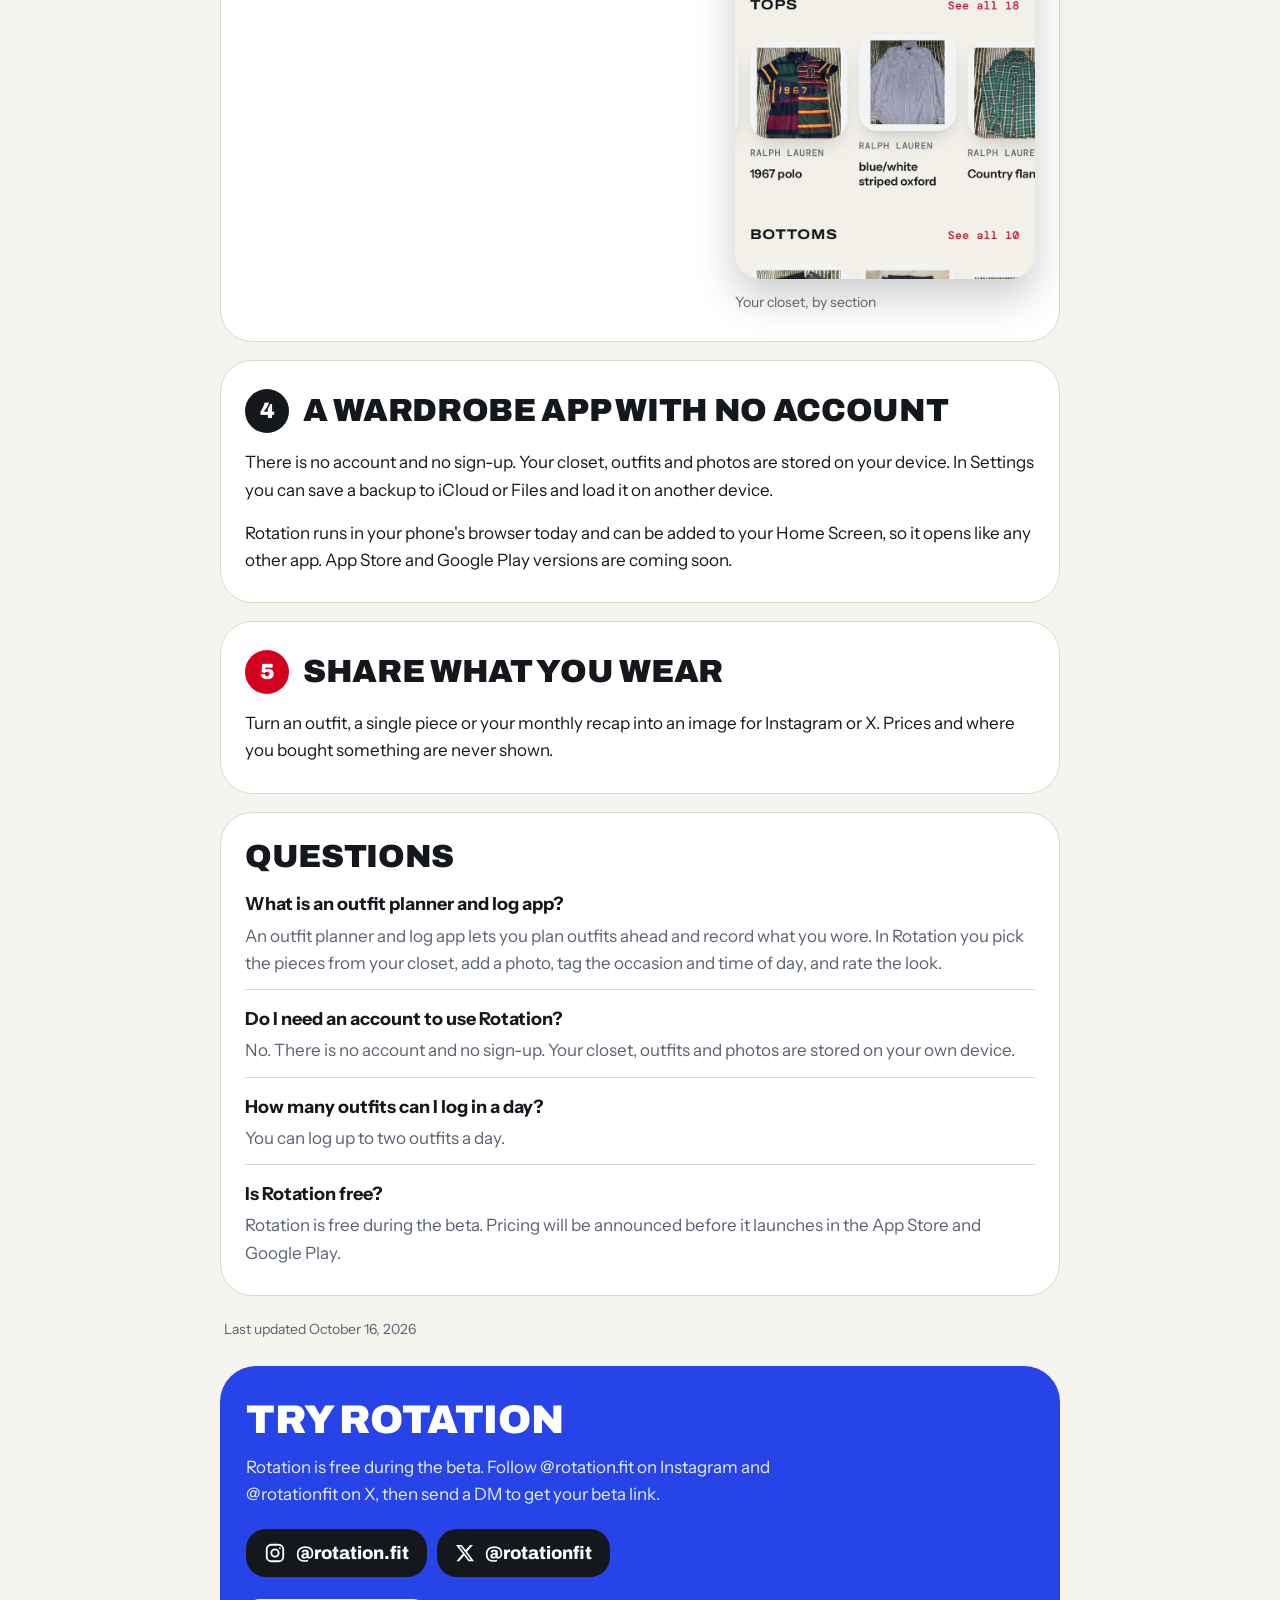
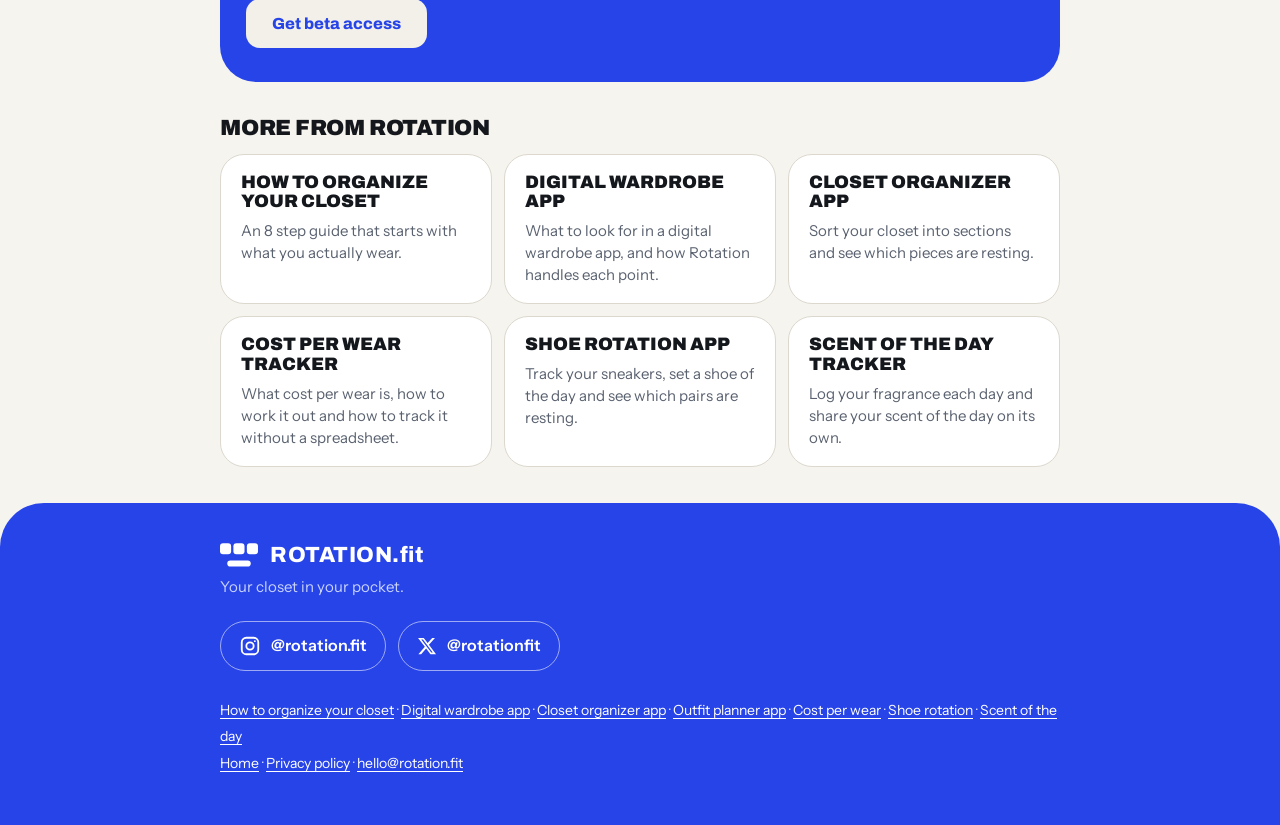
<file: outfit-log-app/index.html>
<!doctype html>
<html lang="en">
<head>
<meta charset="utf-8">
<meta name="viewport" content="width=device-width,initial-scale=1">
<title>Outfit Planner and Log App: Plan What You Wear | Rotation</title>
<meta name="description" content="Plan outfits on a calendar, log what you wore with photos and a rating, and see what you wear most. No account. Free in beta.">
<link rel="canonical" href="https://rotation.fit/outfit-log-app/">
<meta property="og:type" content="website">
<meta property="og:site_name" content="Rotation">
<meta property="og:title" content="Outfit Planner and Log App: Plan What You Wear | Rotation">
<meta property="og:description" content="Plan outfits on a calendar, log what you wore with photos and a rating, and see what you wear most. No account. Free in beta.">
<meta property="og:url" content="https://rotation.fit/outfit-log-app/">
<meta property="og:image" content="https://rotation.fit/og.png">
<meta name="twitter:card" content="summary_large_image">
<meta name="twitter:site" content="@rotationfit">
<meta name="twitter:title" content="Outfit Planner and Log App: Plan What You Wear | Rotation">
<meta name="twitter:description" content="Plan outfits on a calendar, log what you wore with photos and a rating, and see what you wear most. No account. Free in beta.">
<meta name="twitter:image" content="https://rotation.fit/og.png">
<meta name="theme-color" content="#2744E8">
<link rel="icon" type="image/png" href="../icon-192.png">
<link rel="apple-touch-icon" href="../icon-180.png">
<link rel="preconnect" href="https://fonts.googleapis.com"><link rel="preconnect" href="https://fonts.gstatic.com" crossorigin>
<link href="https://fonts.googleapis.com/css2?family=Archivo:wdth,wght@100,800..900&family=Instrument+Sans:wght@400;500;600;700&display=swap" rel="stylesheet">
<style>:root{--blue:#2744E8;--tint:#C9D3FF;--ink:#14171c;--ink2:#5a6270;--bg:#f6f4ef;--cream:#F3F0E9;--line:#dcd8ce;--card:#fff;--tile:#f3f0e9;--red:#D5001F;--green:#0F6B3F;--b4:#14171c}
@media (prefers-color-scheme:dark){:root{--ink:#f1f2f4;--ink2:#a2a8b3;--bg:#0f1115;--line:#272b33;--card:#171a20;--tile:#1f232a;--b4:#2B2D33}}
*{box-sizing:border-box}
html{scroll-behavior:smooth}
body{margin:0;background:var(--bg);color:var(--ink);font:17px/1.6 "Instrument Sans",system-ui,-apple-system,"Helvetica Neue",Arial,sans-serif;-webkit-text-size-adjust:100%}
.wrap{max-width:880px;margin:0 auto;padding:0 20px}
a{color:var(--blue);text-underline-offset:3px}
@media (prefers-color-scheme:dark){a{color:#8196FF}}
header.hero{background:var(--blue);color:#fff;padding:22px 0 52px;border-radius:0 0 44px 44px}
.nav{display:flex;justify-content:space-between;align-items:center;margin-bottom:46px}
.logo{display:flex;align-items:center;gap:12px;font:800 22px Archivo,Arial,sans-serif;letter-spacing:.5px;color:#fff;text-decoration:none}
.logo svg{width:42px;height:auto;display:block;flex:none}
.pill{display:inline-block;background:var(--cream);color:var(--blue);border-radius:999px;padding:7px 16px;font:800 12px Archivo,Arial,sans-serif;letter-spacing:.2em;text-transform:uppercase}
.crumb{font-size:14px;color:var(--tint);margin:0 0 16px}.crumb a{color:#fff}
h1{font:900 clamp(40px,10.5vw,88px)/.95 Archivo,"Helvetica Neue",Arial,sans-serif;text-transform:uppercase;letter-spacing:-.02em;margin:0 0 22px;color:#fff}
h1 em{font-style:normal;color:var(--tint)}
.lead{font-size:clamp(18px,2.6vw,21px);margin:0;color:#e8ecff;max-width:34em}
.hc{display:flex;flex-wrap:wrap;gap:8px;margin-top:24px}
.hc span{border:1.5px solid rgba(255,255,255,.55);border-radius:999px;padding:6px 14px;font:600 14px "Instrument Sans",sans-serif;color:#fff}
main{padding:28px 0 8px}
.card{background:var(--card);border:1px solid var(--line);border-radius:32px;padding:28px 24px;margin:0 0 18px}
.card h2{display:flex;align-items:center;gap:14px;font:900 clamp(22px,4.6vw,32px)/1.02 Archivo,"Helvetica Neue",Arial,sans-serif;text-transform:uppercase;letter-spacing:-.01em;margin:0 0 16px}
.n{flex:none;width:44px;height:44px;border-radius:50%;color:#fff;display:flex;align-items:center;justify-content:center;font:900 22px Archivo,Arial,sans-serif;letter-spacing:0}
.c1 .n{background:var(--red)}.c2 .n{background:var(--blue)}.c3 .n{background:var(--green)}.c4 .n{background:var(--b4)}
.card p{margin:0 0 16px}.card p:last-child{margin-bottom:0}
.card ul{list-style:none;padding:0;margin:0 0 16px;display:grid;grid-template-columns:repeat(auto-fit,minmax(230px,1fr));gap:10px}
.card li{position:relative;background:var(--tile);border-radius:18px;padding:14px 16px 14px 40px;margin:0;line-height:1.45}
.card li::before{content:"";position:absolute;left:16px;top:21px;width:10px;height:10px;border-radius:3px;background:var(--blue)}
.card figure{margin:22px auto 0;max-width:340px}
.card figure img{display:block;width:100%;height:auto;border-radius:26px;border:0;box-shadow:0 18px 40px rgba(20,23,28,.22);background:var(--tile)}
.card figcaption{margin-top:12px;font-size:14px;color:var(--ink2)}
@media(min-width:760px){.card.hf{display:grid;grid-template-columns:1fr 300px;column-gap:36px;align-items:start}.card.hf>*{grid-column:1}.card.hf>figure{grid-column:2;grid-row:1/span 8;margin:4px 0 0}}
.ex{background:var(--tile);border-radius:22px;padding:18px 20px;margin:0 0 16px}
.ex b{display:block;margin-bottom:6px}
.ex p{margin:0 0 8px}.ex p:last-child{margin:0;color:var(--ink2);font-size:15px}
.calc{display:flex;flex-wrap:wrap;align-items:center;gap:6px 12px;background:var(--blue);color:#fff;border-radius:24px;padding:18px 20px;margin:0 0 12px;font:900 clamp(20px,5.6vw,32px)/1.1 Archivo,Arial,sans-serif;text-transform:uppercase}
.calc i{font-style:normal;color:var(--tint)}
.faq h3{font:700 18px/1.3 "Instrument Sans",system-ui,sans-serif;margin:0;padding:18px 0 6px;border-top:1px solid var(--line)}
.faq h2+h3{border-top:0;padding-top:4px}
.faq p{color:var(--ink2);margin:0 0 12px}
.upd{font-size:14px;color:var(--ink2);margin:22px 4px 0}
.cta{background:var(--blue);color:#fff;border-radius:36px;padding:34px 26px;margin:26px 0 18px}
.cta h2{font:900 clamp(26px,6vw,40px)/1 Archivo,Arial,sans-serif;text-transform:uppercase;letter-spacing:-.01em;margin:0 0 14px;color:#fff}
.cta p{margin:0;color:#e8ecff;max-width:34em}
.chips{display:flex;flex-wrap:wrap;gap:10px;margin:20px 0 22px}
.chip{display:inline-flex;align-items:center;gap:10px;background:#14171c;color:#fff;text-decoration:none;border-radius:20px;padding:13px 18px;font:800 18px Archivo,Arial,sans-serif}
.btn{display:inline-block;text-decoration:none;font:800 16px Archivo,Arial,sans-serif;padding:16px 26px;border-radius:14px;background:var(--cream);color:var(--blue)}
.more h2{font:900 22px Archivo,Arial,sans-serif;text-transform:uppercase;letter-spacing:-.01em;margin:34px 0 14px}
.more ul{list-style:none;padding:0;margin:0;display:grid;gap:12px;grid-template-columns:repeat(auto-fit,minmax(240px,1fr))}
.more li{position:relative;background:var(--card);border:1px solid var(--line);border-radius:24px;padding:18px 20px;margin:0}
.more li a{display:block;font:900 18px/1.1 Archivo,Arial,sans-serif;text-transform:uppercase;color:var(--ink);text-decoration:none;margin-bottom:8px}
.more li a::after{content:"";position:absolute;inset:0;border-radius:24px}
.more li span{display:block;color:var(--ink2);font-size:15px;line-height:1.45}
.more li:hover{border-color:var(--blue)}
footer{background:var(--blue);color:#fff;padding:40px 0 48px;font-size:15px;border-radius:44px 44px 0 0;margin-top:36px}
footer a{color:#fff;text-decoration:none}
footer .fw{display:flex;align-items:center;gap:12px;font:800 22px Archivo,Arial,sans-serif;letter-spacing:.5px;margin-bottom:8px}
footer .fw svg{width:38px;height:auto;display:block}
footer .ft{color:var(--tint);margin:0 0 22px}
footer .soc{display:flex;flex-wrap:wrap;gap:12px;margin-bottom:26px}
footer .soc a{display:inline-flex;align-items:center;gap:10px;border:1.5px solid rgba(255,255,255,.55);border-radius:999px;padding:11px 18px;font-weight:600;font-size:16px}
footer .soc a:hover{background:rgba(255,255,255,.14)}
footer .fl{color:var(--tint);font-size:14px;line-height:1.9}
footer .fl a{color:#fff;text-decoration:underline;text-underline-offset:3px}
:focus-visible{outline:3px solid #ffb703;outline-offset:3px}</style>
<script type="application/ld+json">{"@context": "https://schema.org", "@type": "BreadcrumbList", "itemListElement": [{"@type": "ListItem", "position": 1, "name": "Rotation", "item": "https://rotation.fit/"}, {"@type": "ListItem", "position": 2, "name": "Outfit planner app", "item": "https://rotation.fit/outfit-log-app/"}]}</script>
<script type="application/ld+json">{"@context": "https://schema.org", "@type": "WebPage", "name": "Outfit Planner and Log App: Plan What You Wear | Rotation", "url": "https://rotation.fit/outfit-log-app/", "dateModified": "2026-10-16", "isPartOf": {"@type": "WebSite", "name": "Rotation", "url": "https://rotation.fit/"}, "about": {"@type": "SoftwareApplication", "name": "Rotation", "url": "https://rotation.fit/"}}</script>
<script type="application/ld+json">{"@context": "https://schema.org", "@type": "FAQPage", "mainEntity": [{"@type": "Question", "name": "What is an outfit planner and log app?", "acceptedAnswer": {"@type": "Answer", "text": "An outfit planner and log app lets you plan outfits ahead and record what you wore. In Rotation you pick the pieces from your closet, add a photo, tag the occasion and time of day, and rate the look."}}, {"@type": "Question", "name": "Do I need an account to use Rotation?", "acceptedAnswer": {"@type": "Answer", "text": "No. There is no account and no sign-up. Your closet, outfits and photos are stored on your own device."}}, {"@type": "Question", "name": "How many outfits can I log in a day?", "acceptedAnswer": {"@type": "Answer", "text": "You can log up to two outfits a day."}}, {"@type": "Question", "name": "Is Rotation free?", "acceptedAnswer": {"@type": "Answer", "text": "Rotation is free during the beta. Pricing will be announced before it launches in the App Store and Google Play."}}]}</script>
</head>
<body>
<header class="hero"><div class="wrap">
<div class="nav"><a class="logo" href="../" aria-label="Rotation home"><svg viewBox="65 130 383 240" xmlns="http://www.w3.org/2000/svg" aria-hidden="true" focusable="false"><g fill="#fff"><rect x="65" y="132" width="112" height="112" rx="30"/><rect x="200" y="132" width="112" height="112" rx="30"/><rect x="336" y="132" width="112" height="112" rx="30"/><rect x="138" y="306" width="237" height="62" rx="31"/></g></svg><span>ROTATION.fit</span></a><span class="pill">Beta</span></div>
<p class="crumb"><a href="../">Rotation</a> / Outfit planner app</p>
<h1>Outfit planner <em>and log app</em></h1>
<p class="lead">Plan outfits on a calendar, log what you wore, and see what you actually wear. Rotation keeps everything on your own device, with no account.</p>
<div class="hc"><span>No account</span><span>Free in beta</span><span>Stays on your device</span></div>
</div></header>
<main class="wrap">
<section class="card c1"><h2><span class="n" aria-hidden="true">1</span>What you log</h2>
<ul>
<li>The pieces you wore, picked from your closet.</li>
<li>A photo of the fit.</li>
<li>The occasion and time of day.</li>
<li>A rating for the look.</li>
</ul>
<p>You can log up to two outfits a day.</p>
</section>
<section class="card c2 hf"><h2><span class="n" aria-hidden="true">2</span>Plan ahead on the calendar</h2>
<p>The calendar shows outfit photos on each day, so you can see what you wore and plan what comes next.</p>
<figure><img src="../shots/calendar.jpg" alt="Rotation calendar with outfit photos on each day" width="720" height="990" loading="lazy"><figcaption>Calendar of what you wore</figcaption></figure>
</section>
<section class="card c3 hf"><h2><span class="n" aria-hidden="true">3</span>See what you actually wear</h2>
<p>Rotation shows what you wear most, which pieces and shoes have been resting, and what each piece costs per wear. <a href="../cost-per-wear-tracker/">Here is how cost per wear works</a>.</p>
<figure><img src="../shots/closet.jpg" alt="Rotation closet organized into outerwear, tops and bottoms" width="720" height="1203" loading="lazy"><figcaption>Your closet, by section</figcaption></figure>
</section>
<section class="card c4"><h2><span class="n" aria-hidden="true">4</span>A wardrobe app with no account</h2>
<p>There is no account and no sign-up. Your closet, outfits and photos are stored on your device. In Settings you can save a backup to iCloud or Files and load it on another device.</p>
<p>Rotation runs in your phone's browser today and can be added to your Home Screen, so it opens like any other app. App Store and Google Play versions are coming soon.</p>
</section>
<section class="card c1"><h2><span class="n" aria-hidden="true">5</span>Share what you wear</h2>
<p>Turn an outfit, a single piece or your monthly recap into an image for Instagram or X. Prices and where you bought something are never shown.</p>
</section>
<section class="faq card">
<h2>Questions</h2>
<h3>What is an outfit planner and log app?</h3>
<p>An outfit planner and log app lets you plan outfits ahead and record what you wore. In Rotation you pick the pieces from your closet, add a photo, tag the occasion and time of day, and rate the look.</p>
<h3>Do I need an account to use Rotation?</h3>
<p>No. There is no account and no sign-up. Your closet, outfits and photos are stored on your own device.</p>
<h3>How many outfits can I log in a day?</h3>
<p>You can log up to two outfits a day.</p>
<h3>Is Rotation free?</h3>
<p>Rotation is free during the beta. Pricing will be announced before it launches in the App Store and Google Play.</p>
</section>
<p class="upd">Last updated October 16, 2026</p>
<div class="cta">
<h2>Try Rotation</h2>
<p>Rotation is free during the beta. Follow @rotation.fit on Instagram and @rotationfit on X, then send a DM to get your beta link.</p>
<div class="chips"><a class="chip" href="https://www.instagram.com/rotation.fit/" rel="noopener" aria-label="Rotation on Instagram, @rotation.fit"><svg viewBox="0 0 24 24" width="22" height="22" fill="none" stroke="#fff" stroke-width="2" stroke-linecap="round" stroke-linejoin="round" aria-hidden="true"><rect x="3" y="3" width="18" height="18" rx="5"/><circle cx="12" cy="12" r="4"/><circle cx="17.3" cy="6.7" r="1" fill="#fff" stroke="none"/></svg><span>@rotation.fit</span></a><a class="chip" href="https://x.com/rotationfit" rel="noopener" aria-label="Rotation on X, @rotationfit"><svg viewBox="0 0 24 24" width="20" height="20" fill="#fff" aria-hidden="true"><path d="M18.244 2.25h3.308l-7.227 8.26 8.502 11.24H16.17l-5.214-6.817L4.99 21.75H1.68l7.73-8.835L1.254 2.25H8.08l4.713 6.231zm-1.161 17.52h1.833L7.084 4.126H5.117z"/></svg><span>@rotationfit</span></a></div>
<a class="btn" href="../#beta">Get beta access</a>
</div>
<div class="more">
<h2>More from Rotation</h2>
<ul>
<li><a href="../how-to-organize-your-closet/">How to organize your closet</a><span>An 8 step guide that starts with what you actually wear.</span></li>
<li><a href="../digital-wardrobe-app/">Digital wardrobe app</a><span>What to look for in a digital wardrobe app, and how Rotation handles each point.</span></li>
<li><a href="../closet-organizer-app/">Closet organizer app</a><span>Sort your closet into sections and see which pieces are resting.</span></li>
<li><a href="../cost-per-wear-tracker/">Cost per wear tracker</a><span>What cost per wear is, how to work it out and how to track it without a spreadsheet.</span></li>
<li><a href="../shoe-rotation-app/">Shoe rotation app</a><span>Track your sneakers, set a shoe of the day and see which pairs are resting.</span></li>
<li><a href="../scent-of-the-day-tracker/">Scent of the day tracker</a><span>Log your fragrance each day and share your scent of the day on its own.</span></li>
</ul>
</div>
</main>
<footer><div class="wrap"><div class="fw"><svg viewBox="65 130 383 240" xmlns="http://www.w3.org/2000/svg" aria-hidden="true" focusable="false"><g fill="#fff"><rect x="65" y="132" width="112" height="112" rx="30"/><rect x="200" y="132" width="112" height="112" rx="30"/><rect x="336" y="132" width="112" height="112" rx="30"/><rect x="138" y="306" width="237" height="62" rx="31"/></g></svg><span>ROTATION.fit</span></div><p class="ft">Your closet in your pocket.</p><div class="soc"><a href="https://www.instagram.com/rotation.fit/" rel="noopener" aria-label="Rotation on Instagram, @rotation.fit"><svg viewBox="0 0 24 24" width="22" height="22" fill="none" stroke="#fff" stroke-width="2" stroke-linecap="round" stroke-linejoin="round" aria-hidden="true"><rect x="3" y="3" width="18" height="18" rx="5"/><circle cx="12" cy="12" r="4"/><circle cx="17.3" cy="6.7" r="1" fill="#fff" stroke="none"/></svg><span>@rotation.fit</span></a><a href="https://x.com/rotationfit" rel="noopener" aria-label="Rotation on X, @rotationfit"><svg viewBox="0 0 24 24" width="20" height="20" fill="#fff" aria-hidden="true"><path d="M18.244 2.25h3.308l-7.227 8.26 8.502 11.24H16.17l-5.214-6.817L4.99 21.75H1.68l7.73-8.835L1.254 2.25H8.08l4.713 6.231zm-1.161 17.52h1.833L7.084 4.126H5.117z"/></svg><span>@rotationfit</span></a></div><div class="fl"><a href="../how-to-organize-your-closet/">How to organize your closet</a> &middot; <a href="../digital-wardrobe-app/">Digital wardrobe app</a> &middot; <a href="../closet-organizer-app/">Closet organizer app</a> &middot; <a href="../outfit-log-app/">Outfit planner app</a> &middot; <a href="../cost-per-wear-tracker/">Cost per wear</a> &middot; <a href="../shoe-rotation-app/">Shoe rotation</a> &middot; <a href="../scent-of-the-day-tracker/">Scent of the day</a><br><a href="../">Home</a> &middot; <a href="../privacy.html">Privacy policy</a> &middot; <a href="mailto:hello@rotation.fit">hello@rotation.fit</a></div></div></footer>
</body>
</html>
</file>
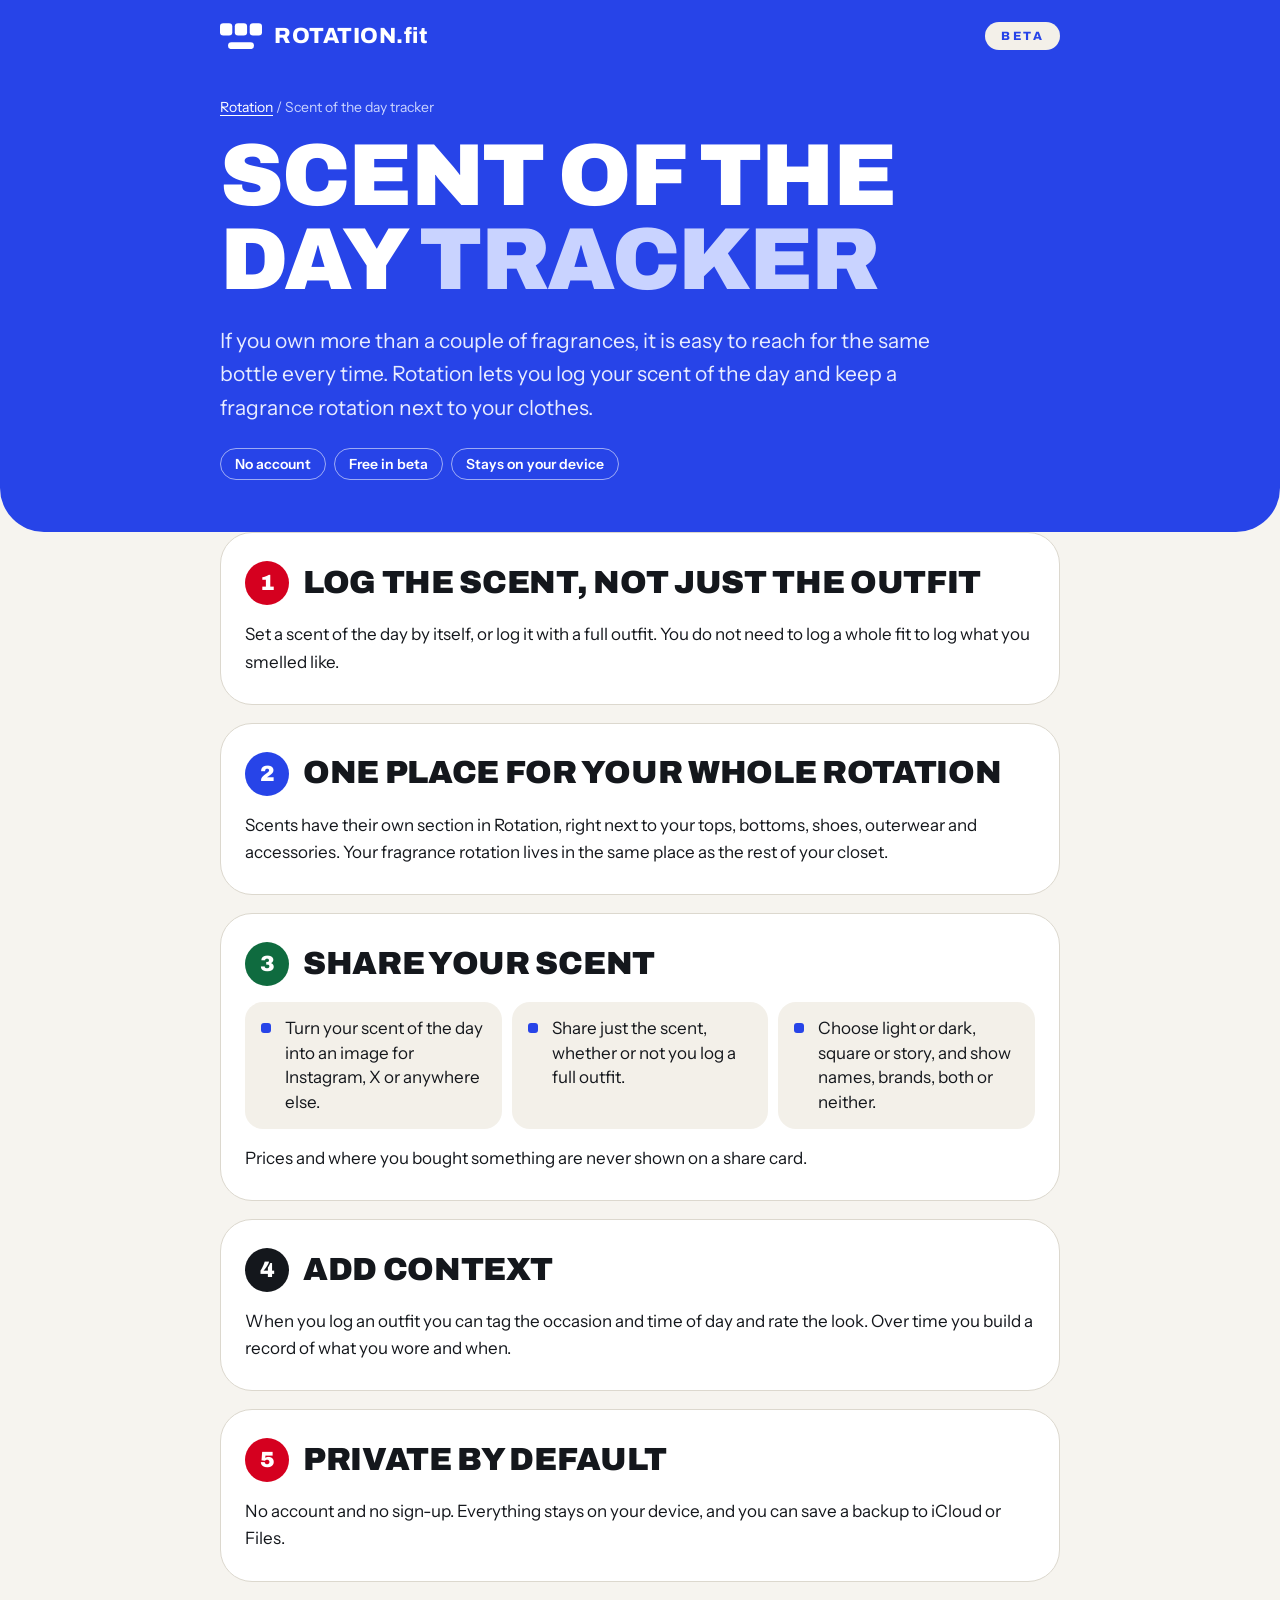
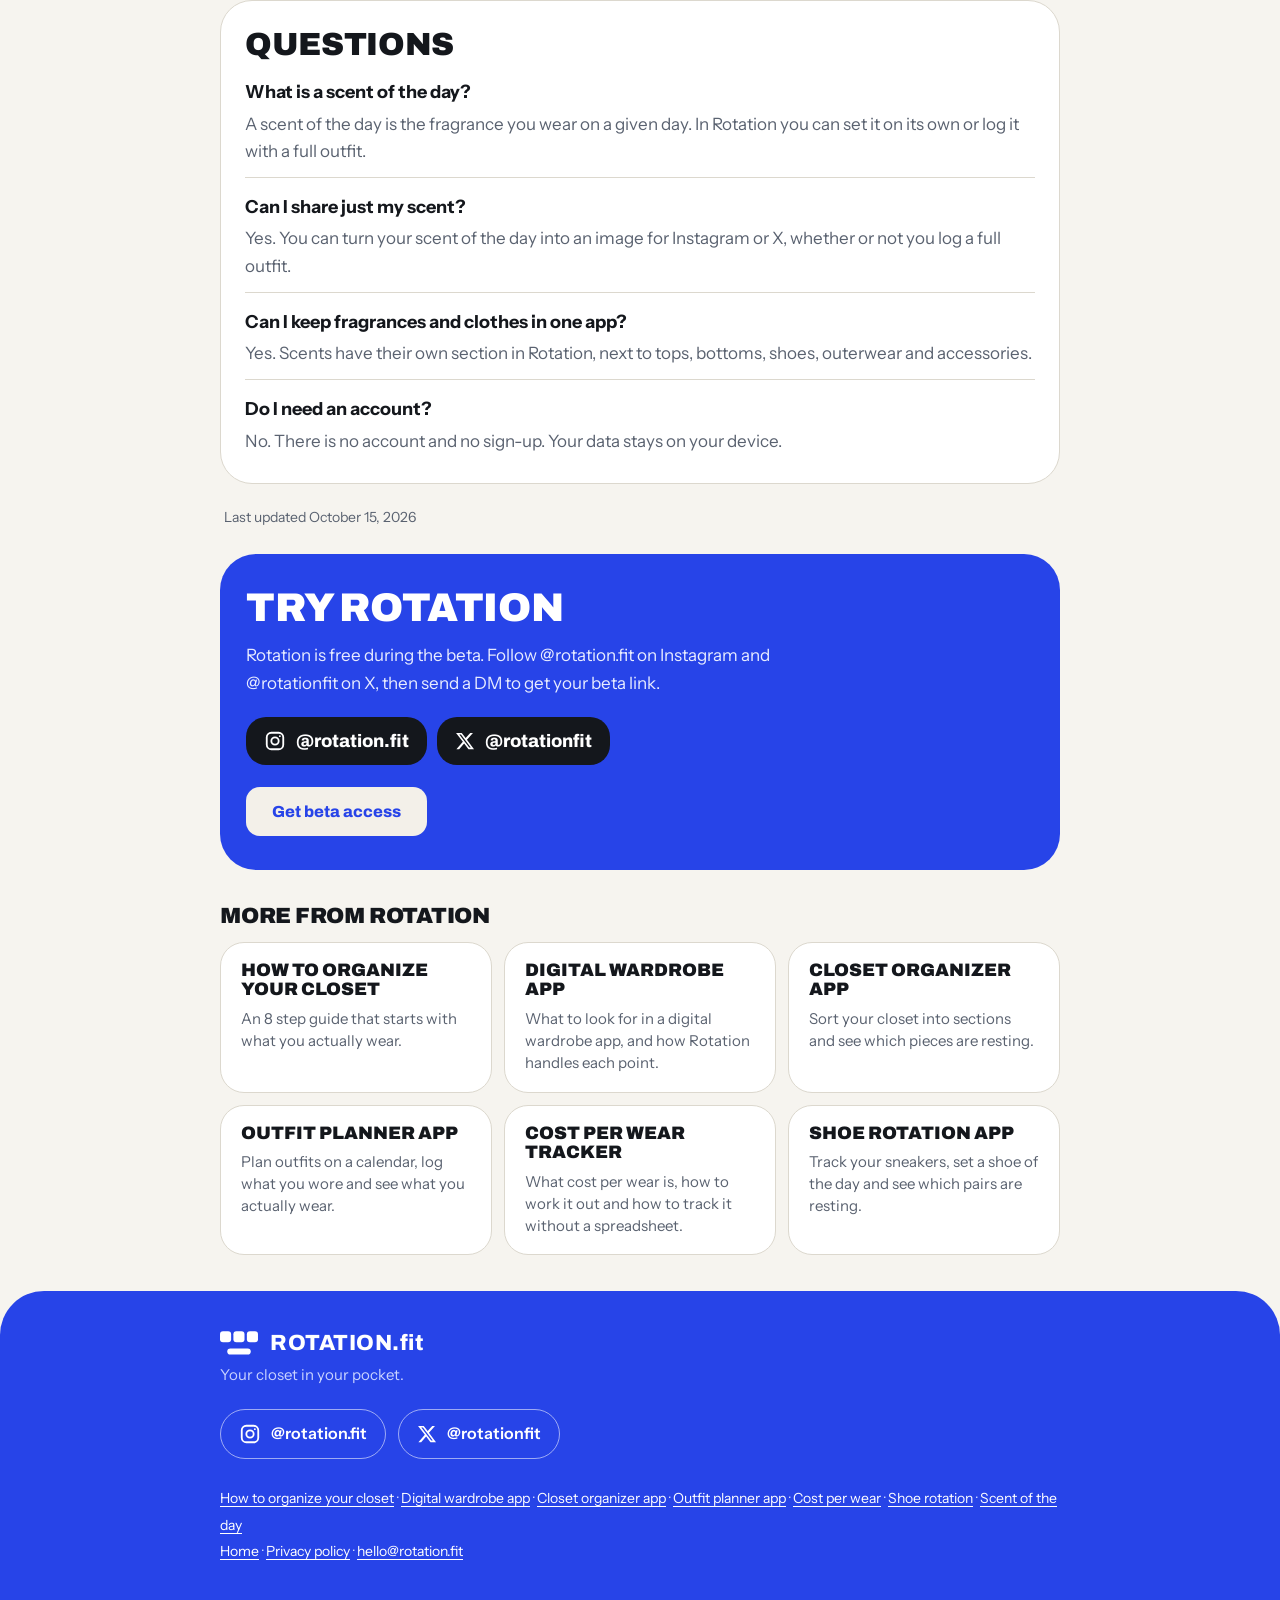
<file: scent-of-the-day-tracker/index.html>
<!doctype html>
<html lang="en">
<head>
<meta charset="utf-8">
<meta name="viewport" content="width=device-width,initial-scale=1">
<title>Scent of the Day Tracker for Your Fragrances | Rotation</title>
<meta name="description" content="Log the fragrance you wear each day, keep a fragrance rotation next to your clothes, and share your scent of the day on its own. Free in beta.">
<link rel="canonical" href="https://rotation.fit/scent-of-the-day-tracker/">
<meta property="og:type" content="website">
<meta property="og:site_name" content="Rotation">
<meta property="og:title" content="Scent of the Day Tracker for Your Fragrances | Rotation">
<meta property="og:description" content="Log the fragrance you wear each day, keep a fragrance rotation next to your clothes, and share your scent of the day on its own. Free in beta.">
<meta property="og:url" content="https://rotation.fit/scent-of-the-day-tracker/">
<meta property="og:image" content="https://rotation.fit/og.png">
<meta name="twitter:card" content="summary_large_image">
<meta name="twitter:site" content="@rotationfit">
<meta name="twitter:title" content="Scent of the Day Tracker for Your Fragrances | Rotation">
<meta name="twitter:description" content="Log the fragrance you wear each day, keep a fragrance rotation next to your clothes, and share your scent of the day on its own. Free in beta.">
<meta name="twitter:image" content="https://rotation.fit/og.png">
<meta name="theme-color" content="#2744E8">
<link rel="icon" type="image/png" href="../icon-192.png">
<link rel="apple-touch-icon" href="../icon-180.png">
<link rel="preconnect" href="https://fonts.googleapis.com"><link rel="preconnect" href="https://fonts.gstatic.com" crossorigin>
<link href="https://fonts.googleapis.com/css2?family=Archivo:wdth,wght@100,800..900&family=Instrument+Sans:wght@400;500;600;700&display=swap" rel="stylesheet">
<style>:root{--blue:#2744E8;--tint:#C9D3FF;--ink:#14171c;--ink2:#5a6270;--bg:#f6f4ef;--cream:#F3F0E9;--line:#dcd8ce;--card:#fff;--tile:#f3f0e9;--red:#D5001F;--green:#0F6B3F;--b4:#14171c}
@media (prefers-color-scheme:dark){:root{--ink:#f1f2f4;--ink2:#a2a8b3;--bg:#0f1115;--line:#272b33;--card:#171a20;--tile:#1f232a;--b4:#2B2D33}}
*{box-sizing:border-box}
html{scroll-behavior:smooth}
body{margin:0;background:var(--bg);color:var(--ink);font:17px/1.6 "Instrument Sans",system-ui,-apple-system,"Helvetica Neue",Arial,sans-serif;-webkit-text-size-adjust:100%}
.wrap{max-width:880px;margin:0 auto;padding:0 20px}
a{color:var(--blue);text-underline-offset:3px}
@media (prefers-color-scheme:dark){a{color:#8196FF}}
header.hero{background:var(--blue);color:#fff;padding:22px 0 52px;border-radius:0 0 44px 44px}
.nav{display:flex;justify-content:space-between;align-items:center;margin-bottom:46px}
.logo{display:flex;align-items:center;gap:12px;font:800 22px Archivo,Arial,sans-serif;letter-spacing:.5px;color:#fff;text-decoration:none}
.logo svg{width:42px;height:auto;display:block;flex:none}
.pill{display:inline-block;background:var(--cream);color:var(--blue);border-radius:999px;padding:7px 16px;font:800 12px Archivo,Arial,sans-serif;letter-spacing:.2em;text-transform:uppercase}
.crumb{font-size:14px;color:var(--tint);margin:0 0 16px}.crumb a{color:#fff}
h1{font:900 clamp(40px,10.5vw,88px)/.95 Archivo,"Helvetica Neue",Arial,sans-serif;text-transform:uppercase;letter-spacing:-.02em;margin:0 0 22px;color:#fff}
h1 em{font-style:normal;color:var(--tint)}
.lead{font-size:clamp(18px,2.6vw,21px);margin:0;color:#e8ecff;max-width:34em}
.hc{display:flex;flex-wrap:wrap;gap:8px;margin-top:24px}
.hc span{border:1.5px solid rgba(255,255,255,.55);border-radius:999px;padding:6px 14px;font:600 14px "Instrument Sans",sans-serif;color:#fff}
main{padding:28px 0 8px}
.card{background:var(--card);border:1px solid var(--line);border-radius:32px;padding:28px 24px;margin:0 0 18px}
.card h2{display:flex;align-items:center;gap:14px;font:900 clamp(22px,4.6vw,32px)/1.02 Archivo,"Helvetica Neue",Arial,sans-serif;text-transform:uppercase;letter-spacing:-.01em;margin:0 0 16px}
.n{flex:none;width:44px;height:44px;border-radius:50%;color:#fff;display:flex;align-items:center;justify-content:center;font:900 22px Archivo,Arial,sans-serif;letter-spacing:0}
.c1 .n{background:var(--red)}.c2 .n{background:var(--blue)}.c3 .n{background:var(--green)}.c4 .n{background:var(--b4)}
.card p{margin:0 0 16px}.card p:last-child{margin-bottom:0}
.card ul{list-style:none;padding:0;margin:0 0 16px;display:grid;grid-template-columns:repeat(auto-fit,minmax(230px,1fr));gap:10px}
.card li{position:relative;background:var(--tile);border-radius:18px;padding:14px 16px 14px 40px;margin:0;line-height:1.45}
.card li::before{content:"";position:absolute;left:16px;top:21px;width:10px;height:10px;border-radius:3px;background:var(--blue)}
.card figure{margin:22px auto 0;max-width:340px}
.card figure img{display:block;width:100%;height:auto;border-radius:26px;border:0;box-shadow:0 18px 40px rgba(20,23,28,.22);background:var(--tile)}
.card figcaption{margin-top:12px;font-size:14px;color:var(--ink2)}
@media(min-width:760px){.card.hf{display:grid;grid-template-columns:1fr 300px;column-gap:36px;align-items:start}.card.hf>*{grid-column:1}.card.hf>figure{grid-column:2;grid-row:1/span 8;margin:4px 0 0}}
.ex{background:var(--tile);border-radius:22px;padding:18px 20px;margin:0 0 16px}
.ex b{display:block;margin-bottom:6px}
.ex p{margin:0 0 8px}.ex p:last-child{margin:0;color:var(--ink2);font-size:15px}
.calc{display:flex;flex-wrap:wrap;align-items:center;gap:6px 12px;background:var(--blue);color:#fff;border-radius:24px;padding:18px 20px;margin:0 0 12px;font:900 clamp(20px,5.6vw,32px)/1.1 Archivo,Arial,sans-serif;text-transform:uppercase}
.calc i{font-style:normal;color:var(--tint)}
.faq h3{font:700 18px/1.3 "Instrument Sans",system-ui,sans-serif;margin:0;padding:18px 0 6px;border-top:1px solid var(--line)}
.faq h2+h3{border-top:0;padding-top:4px}
.faq p{color:var(--ink2);margin:0 0 12px}
.upd{font-size:14px;color:var(--ink2);margin:22px 4px 0}
.cta{background:var(--blue);color:#fff;border-radius:36px;padding:34px 26px;margin:26px 0 18px}
.cta h2{font:900 clamp(26px,6vw,40px)/1 Archivo,Arial,sans-serif;text-transform:uppercase;letter-spacing:-.01em;margin:0 0 14px;color:#fff}
.cta p{margin:0;color:#e8ecff;max-width:34em}
.chips{display:flex;flex-wrap:wrap;gap:10px;margin:20px 0 22px}
.chip{display:inline-flex;align-items:center;gap:10px;background:#14171c;color:#fff;text-decoration:none;border-radius:20px;padding:13px 18px;font:800 18px Archivo,Arial,sans-serif}
.btn{display:inline-block;text-decoration:none;font:800 16px Archivo,Arial,sans-serif;padding:16px 26px;border-radius:14px;background:var(--cream);color:var(--blue)}
.more h2{font:900 22px Archivo,Arial,sans-serif;text-transform:uppercase;letter-spacing:-.01em;margin:34px 0 14px}
.more ul{list-style:none;padding:0;margin:0;display:grid;gap:12px;grid-template-columns:repeat(auto-fit,minmax(240px,1fr))}
.more li{position:relative;background:var(--card);border:1px solid var(--line);border-radius:24px;padding:18px 20px;margin:0}
.more li a{display:block;font:900 18px/1.1 Archivo,Arial,sans-serif;text-transform:uppercase;color:var(--ink);text-decoration:none;margin-bottom:8px}
.more li a::after{content:"";position:absolute;inset:0;border-radius:24px}
.more li span{display:block;color:var(--ink2);font-size:15px;line-height:1.45}
.more li:hover{border-color:var(--blue)}
footer{background:var(--blue);color:#fff;padding:40px 0 48px;font-size:15px;border-radius:44px 44px 0 0;margin-top:36px}
footer a{color:#fff;text-decoration:none}
footer .fw{display:flex;align-items:center;gap:12px;font:800 22px Archivo,Arial,sans-serif;letter-spacing:.5px;margin-bottom:8px}
footer .fw svg{width:38px;height:auto;display:block}
footer .ft{color:var(--tint);margin:0 0 22px}
footer .soc{display:flex;flex-wrap:wrap;gap:12px;margin-bottom:26px}
footer .soc a{display:inline-flex;align-items:center;gap:10px;border:1.5px solid rgba(255,255,255,.55);border-radius:999px;padding:11px 18px;font-weight:600;font-size:16px}
footer .soc a:hover{background:rgba(255,255,255,.14)}
footer .fl{color:var(--tint);font-size:14px;line-height:1.9}
footer .fl a{color:#fff;text-decoration:underline;text-underline-offset:3px}
:focus-visible{outline:3px solid #ffb703;outline-offset:3px}</style>
<script type="application/ld+json">{"@context": "https://schema.org", "@type": "BreadcrumbList", "itemListElement": [{"@type": "ListItem", "position": 1, "name": "Rotation", "item": "https://rotation.fit/"}, {"@type": "ListItem", "position": 2, "name": "Scent of the day tracker", "item": "https://rotation.fit/scent-of-the-day-tracker/"}]}</script>
<script type="application/ld+json">{"@context": "https://schema.org", "@type": "WebPage", "name": "Scent of the Day Tracker for Your Fragrances | Rotation", "url": "https://rotation.fit/scent-of-the-day-tracker/", "dateModified": "2026-10-15", "isPartOf": {"@type": "WebSite", "name": "Rotation", "url": "https://rotation.fit/"}, "about": {"@type": "SoftwareApplication", "name": "Rotation", "url": "https://rotation.fit/"}}</script>
<script type="application/ld+json">{"@context": "https://schema.org", "@type": "FAQPage", "mainEntity": [{"@type": "Question", "name": "What is a scent of the day?", "acceptedAnswer": {"@type": "Answer", "text": "A scent of the day is the fragrance you wear on a given day. In Rotation you can set it on its own or log it with a full outfit."}}, {"@type": "Question", "name": "Can I share just my scent?", "acceptedAnswer": {"@type": "Answer", "text": "Yes. You can turn your scent of the day into an image for Instagram or X, whether or not you log a full outfit."}}, {"@type": "Question", "name": "Can I keep fragrances and clothes in one app?", "acceptedAnswer": {"@type": "Answer", "text": "Yes. Scents have their own section in Rotation, next to tops, bottoms, shoes, outerwear and accessories."}}, {"@type": "Question", "name": "Do I need an account?", "acceptedAnswer": {"@type": "Answer", "text": "No. There is no account and no sign-up. Your data stays on your device."}}]}</script>
</head>
<body>
<header class="hero"><div class="wrap">
<div class="nav"><a class="logo" href="../" aria-label="Rotation home"><svg viewBox="65 130 383 240" xmlns="http://www.w3.org/2000/svg" aria-hidden="true" focusable="false"><g fill="#fff"><rect x="65" y="132" width="112" height="112" rx="30"/><rect x="200" y="132" width="112" height="112" rx="30"/><rect x="336" y="132" width="112" height="112" rx="30"/><rect x="138" y="306" width="237" height="62" rx="31"/></g></svg><span>ROTATION.fit</span></a><span class="pill">Beta</span></div>
<p class="crumb"><a href="../">Rotation</a> / Scent of the day tracker</p>
<h1>Scent of the day <em>tracker</em></h1>
<p class="lead">If you own more than a couple of fragrances, it is easy to reach for the same bottle every time. Rotation lets you log your scent of the day and keep a fragrance rotation next to your clothes.</p>
<div class="hc"><span>No account</span><span>Free in beta</span><span>Stays on your device</span></div>
</div></header>
<main class="wrap">
<section class="card c1"><h2><span class="n" aria-hidden="true">1</span>Log the scent, not just the outfit</h2>
<p>Set a scent of the day by itself, or log it with a full outfit. You do not need to log a whole fit to log what you smelled like.</p>
</section>
<section class="card c2"><h2><span class="n" aria-hidden="true">2</span>One place for your whole rotation</h2>
<p>Scents have their own section in Rotation, right next to your tops, bottoms, shoes, outerwear and accessories. Your fragrance rotation lives in the same place as the rest of your closet.</p>
</section>
<section class="card c3"><h2><span class="n" aria-hidden="true">3</span>Share your scent</h2>
<ul>
<li>Turn your scent of the day into an image for Instagram, X or anywhere else.</li>
<li>Share just the scent, whether or not you log a full outfit.</li>
<li>Choose light or dark, square or story, and show names, brands, both or neither.</li>
</ul>
<p>Prices and where you bought something are never shown on a share card.</p>
</section>
<section class="card c4"><h2><span class="n" aria-hidden="true">4</span>Add context</h2>
<p>When you log an outfit you can tag the occasion and time of day and rate the look. Over time you build a record of what you wore and when.</p>
</section>
<section class="card c1"><h2><span class="n" aria-hidden="true">5</span>Private by default</h2>
<p>No account and no sign-up. Everything stays on your device, and you can save a backup to iCloud or Files.</p>
</section>
<section class="faq card">
<h2>Questions</h2>
<h3>What is a scent of the day?</h3>
<p>A scent of the day is the fragrance you wear on a given day. In Rotation you can set it on its own or log it with a full outfit.</p>
<h3>Can I share just my scent?</h3>
<p>Yes. You can turn your scent of the day into an image for Instagram or X, whether or not you log a full outfit.</p>
<h3>Can I keep fragrances and clothes in one app?</h3>
<p>Yes. Scents have their own section in Rotation, next to tops, bottoms, shoes, outerwear and accessories.</p>
<h3>Do I need an account?</h3>
<p>No. There is no account and no sign-up. Your data stays on your device.</p>
</section>
<p class="upd">Last updated October 15, 2026</p>
<div class="cta">
<h2>Try Rotation</h2>
<p>Rotation is free during the beta. Follow @rotation.fit on Instagram and @rotationfit on X, then send a DM to get your beta link.</p>
<div class="chips"><a class="chip" href="https://www.instagram.com/rotation.fit/" rel="noopener" aria-label="Rotation on Instagram, @rotation.fit"><svg viewBox="0 0 24 24" width="22" height="22" fill="none" stroke="#fff" stroke-width="2" stroke-linecap="round" stroke-linejoin="round" aria-hidden="true"><rect x="3" y="3" width="18" height="18" rx="5"/><circle cx="12" cy="12" r="4"/><circle cx="17.3" cy="6.7" r="1" fill="#fff" stroke="none"/></svg><span>@rotation.fit</span></a><a class="chip" href="https://x.com/rotationfit" rel="noopener" aria-label="Rotation on X, @rotationfit"><svg viewBox="0 0 24 24" width="20" height="20" fill="#fff" aria-hidden="true"><path d="M18.244 2.25h3.308l-7.227 8.26 8.502 11.24H16.17l-5.214-6.817L4.99 21.75H1.68l7.73-8.835L1.254 2.25H8.08l4.713 6.231zm-1.161 17.52h1.833L7.084 4.126H5.117z"/></svg><span>@rotationfit</span></a></div>
<a class="btn" href="../#beta">Get beta access</a>
</div>
<div class="more">
<h2>More from Rotation</h2>
<ul>
<li><a href="../how-to-organize-your-closet/">How to organize your closet</a><span>An 8 step guide that starts with what you actually wear.</span></li>
<li><a href="../digital-wardrobe-app/">Digital wardrobe app</a><span>What to look for in a digital wardrobe app, and how Rotation handles each point.</span></li>
<li><a href="../closet-organizer-app/">Closet organizer app</a><span>Sort your closet into sections and see which pieces are resting.</span></li>
<li><a href="../outfit-log-app/">Outfit planner app</a><span>Plan outfits on a calendar, log what you wore and see what you actually wear.</span></li>
<li><a href="../cost-per-wear-tracker/">Cost per wear tracker</a><span>What cost per wear is, how to work it out and how to track it without a spreadsheet.</span></li>
<li><a href="../shoe-rotation-app/">Shoe rotation app</a><span>Track your sneakers, set a shoe of the day and see which pairs are resting.</span></li>
</ul>
</div>
</main>
<footer><div class="wrap"><div class="fw"><svg viewBox="65 130 383 240" xmlns="http://www.w3.org/2000/svg" aria-hidden="true" focusable="false"><g fill="#fff"><rect x="65" y="132" width="112" height="112" rx="30"/><rect x="200" y="132" width="112" height="112" rx="30"/><rect x="336" y="132" width="112" height="112" rx="30"/><rect x="138" y="306" width="237" height="62" rx="31"/></g></svg><span>ROTATION.fit</span></div><p class="ft">Your closet in your pocket.</p><div class="soc"><a href="https://www.instagram.com/rotation.fit/" rel="noopener" aria-label="Rotation on Instagram, @rotation.fit"><svg viewBox="0 0 24 24" width="22" height="22" fill="none" stroke="#fff" stroke-width="2" stroke-linecap="round" stroke-linejoin="round" aria-hidden="true"><rect x="3" y="3" width="18" height="18" rx="5"/><circle cx="12" cy="12" r="4"/><circle cx="17.3" cy="6.7" r="1" fill="#fff" stroke="none"/></svg><span>@rotation.fit</span></a><a href="https://x.com/rotationfit" rel="noopener" aria-label="Rotation on X, @rotationfit"><svg viewBox="0 0 24 24" width="20" height="20" fill="#fff" aria-hidden="true"><path d="M18.244 2.25h3.308l-7.227 8.26 8.502 11.24H16.17l-5.214-6.817L4.99 21.75H1.68l7.73-8.835L1.254 2.25H8.08l4.713 6.231zm-1.161 17.52h1.833L7.084 4.126H5.117z"/></svg><span>@rotationfit</span></a></div><div class="fl"><a href="../how-to-organize-your-closet/">How to organize your closet</a> &middot; <a href="../digital-wardrobe-app/">Digital wardrobe app</a> &middot; <a href="../closet-organizer-app/">Closet organizer app</a> &middot; <a href="../outfit-log-app/">Outfit planner app</a> &middot; <a href="../cost-per-wear-tracker/">Cost per wear</a> &middot; <a href="../shoe-rotation-app/">Shoe rotation</a> &middot; <a href="../scent-of-the-day-tracker/">Scent of the day</a><br><a href="../">Home</a> &middot; <a href="../privacy.html">Privacy policy</a> &middot; <a href="mailto:hello@rotation.fit">hello@rotation.fit</a></div></div></footer>
</body>
</html>
</file>
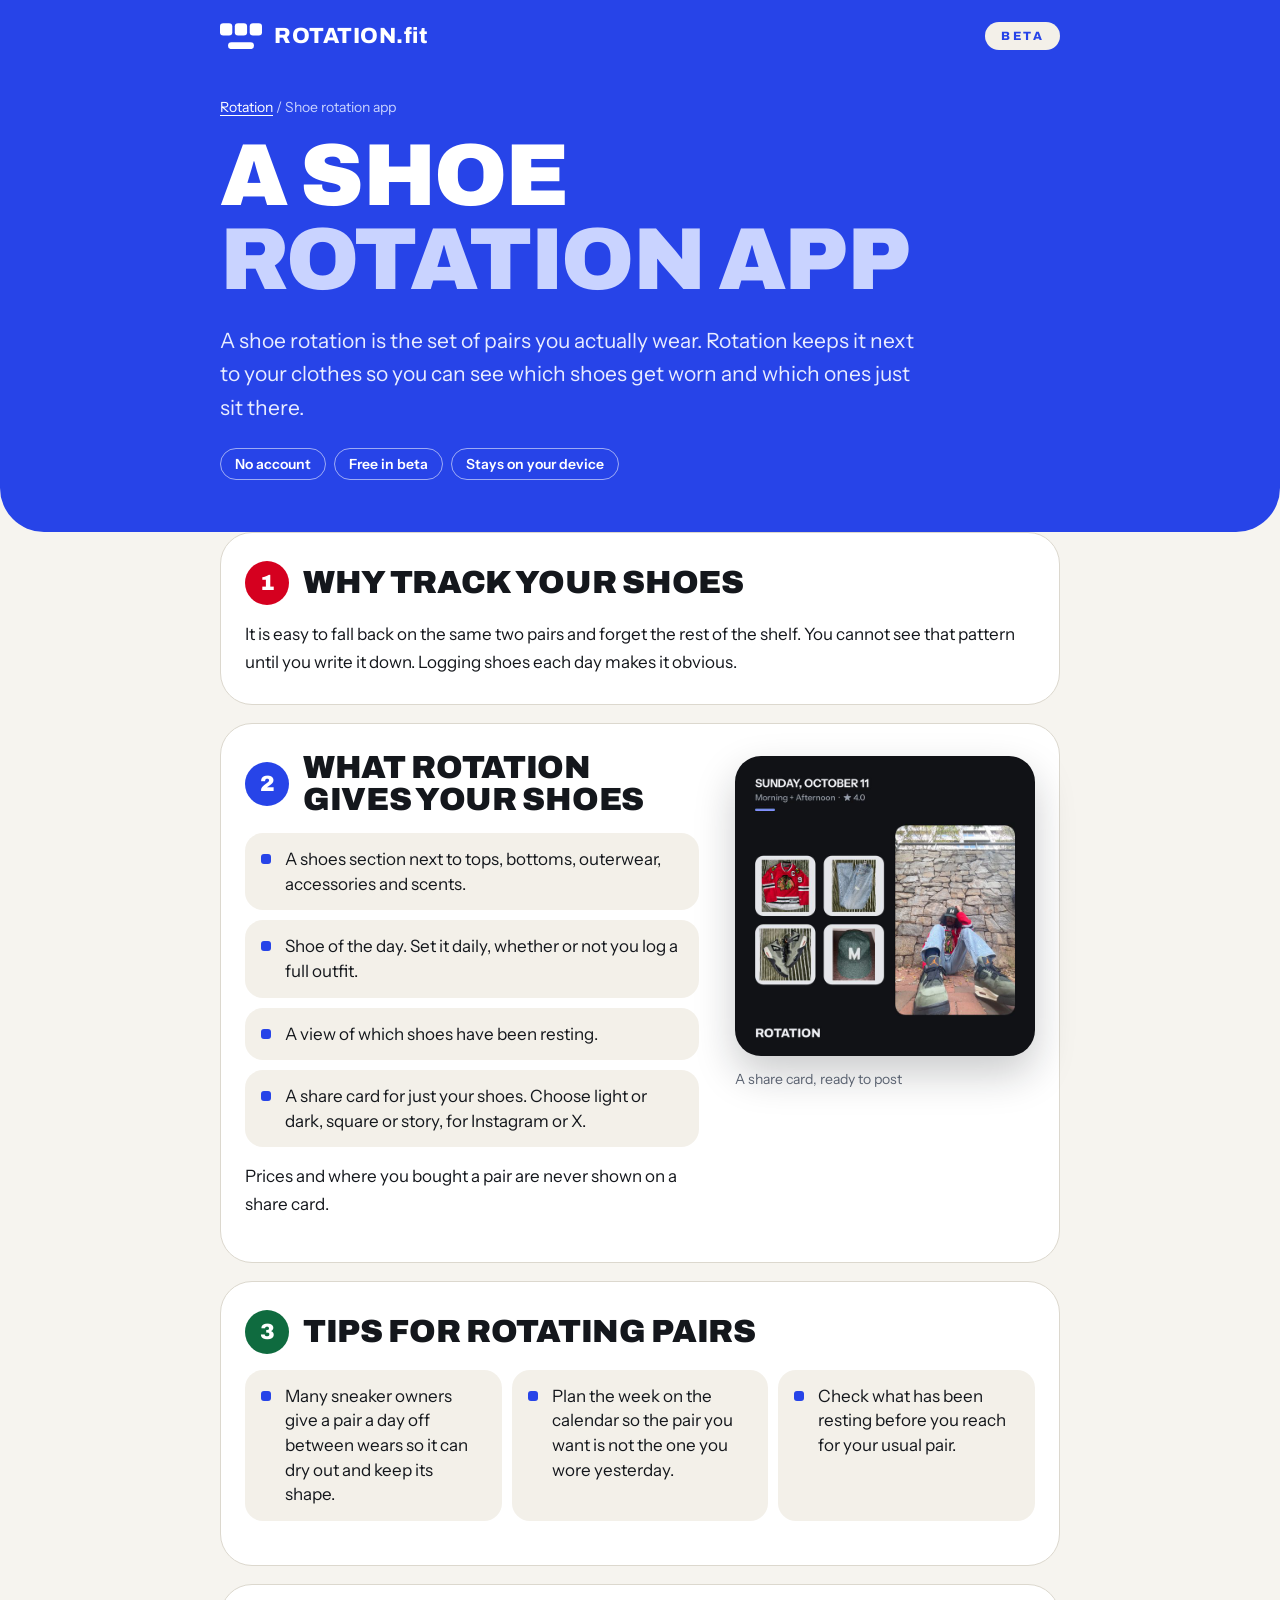
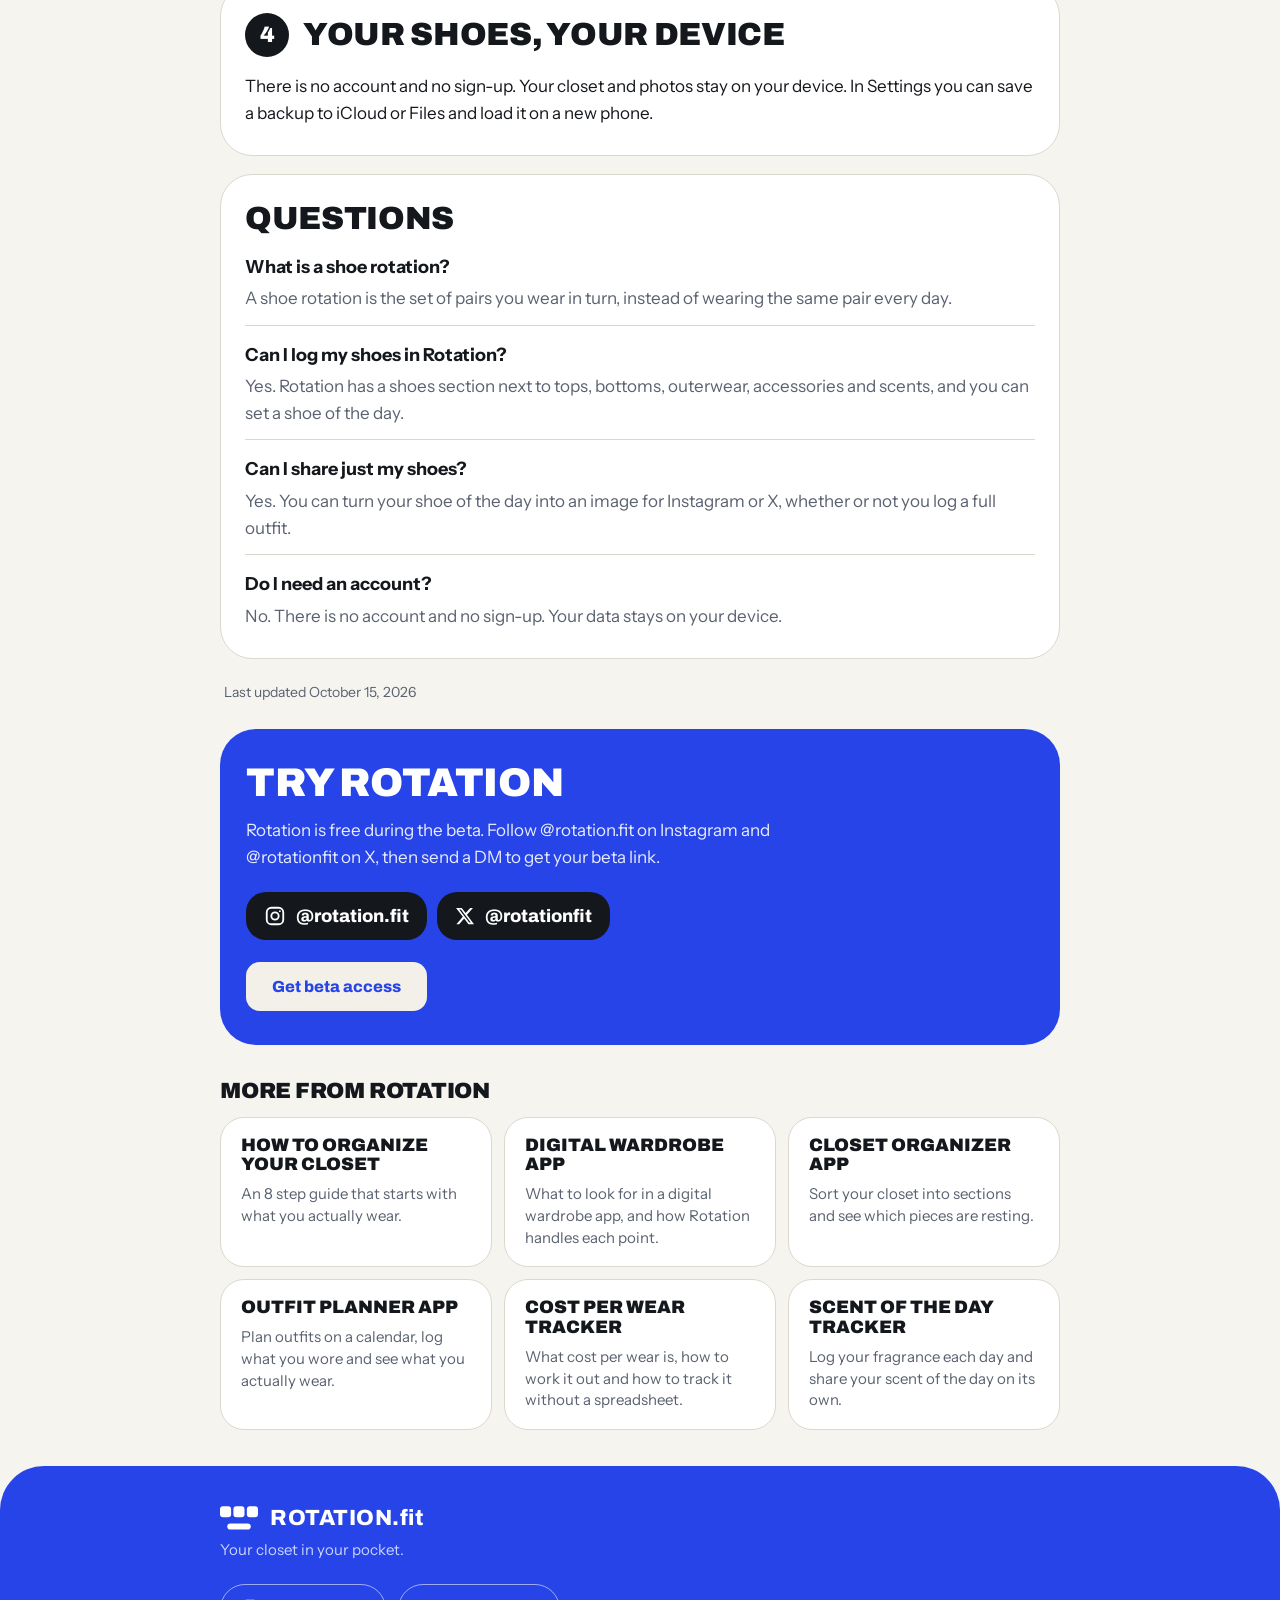
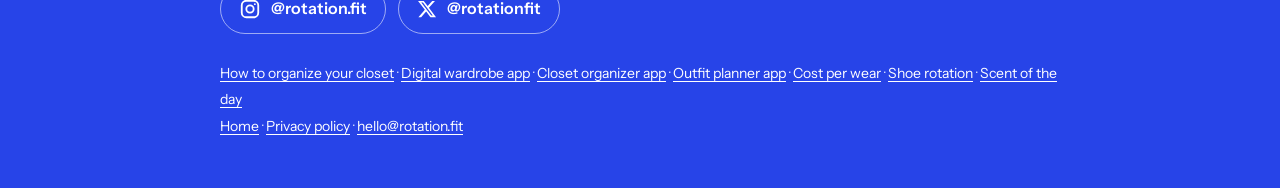
<file: shoe-rotation-app/index.html>
<!doctype html>
<html lang="en">
<head>
<meta charset="utf-8">
<meta name="viewport" content="width=device-width,initial-scale=1">
<title>Shoe Rotation App: Track Which Sneakers You Wear | Rotation</title>
<meta name="description" content="Keep a shoe rotation next to your clothes. Set a shoe of the day, see which pairs are resting, and share just your shoes. Free in beta.">
<link rel="canonical" href="https://rotation.fit/shoe-rotation-app/">
<meta property="og:type" content="website">
<meta property="og:site_name" content="Rotation">
<meta property="og:title" content="Shoe Rotation App: Track Which Sneakers You Wear | Rotation">
<meta property="og:description" content="Keep a shoe rotation next to your clothes. Set a shoe of the day, see which pairs are resting, and share just your shoes. Free in beta.">
<meta property="og:url" content="https://rotation.fit/shoe-rotation-app/">
<meta property="og:image" content="https://rotation.fit/og.png">
<meta name="twitter:card" content="summary_large_image">
<meta name="twitter:site" content="@rotationfit">
<meta name="twitter:title" content="Shoe Rotation App: Track Which Sneakers You Wear | Rotation">
<meta name="twitter:description" content="Keep a shoe rotation next to your clothes. Set a shoe of the day, see which pairs are resting, and share just your shoes. Free in beta.">
<meta name="twitter:image" content="https://rotation.fit/og.png">
<meta name="theme-color" content="#2744E8">
<link rel="icon" type="image/png" href="../icon-192.png">
<link rel="apple-touch-icon" href="../icon-180.png">
<link rel="preconnect" href="https://fonts.googleapis.com"><link rel="preconnect" href="https://fonts.gstatic.com" crossorigin>
<link href="https://fonts.googleapis.com/css2?family=Archivo:wdth,wght@100,800..900&family=Instrument+Sans:wght@400;500;600;700&display=swap" rel="stylesheet">
<style>:root{--blue:#2744E8;--tint:#C9D3FF;--ink:#14171c;--ink2:#5a6270;--bg:#f6f4ef;--cream:#F3F0E9;--line:#dcd8ce;--card:#fff;--tile:#f3f0e9;--red:#D5001F;--green:#0F6B3F;--b4:#14171c}
@media (prefers-color-scheme:dark){:root{--ink:#f1f2f4;--ink2:#a2a8b3;--bg:#0f1115;--line:#272b33;--card:#171a20;--tile:#1f232a;--b4:#2B2D33}}
*{box-sizing:border-box}
html{scroll-behavior:smooth}
body{margin:0;background:var(--bg);color:var(--ink);font:17px/1.6 "Instrument Sans",system-ui,-apple-system,"Helvetica Neue",Arial,sans-serif;-webkit-text-size-adjust:100%}
.wrap{max-width:880px;margin:0 auto;padding:0 20px}
a{color:var(--blue);text-underline-offset:3px}
@media (prefers-color-scheme:dark){a{color:#8196FF}}
header.hero{background:var(--blue);color:#fff;padding:22px 0 52px;border-radius:0 0 44px 44px}
.nav{display:flex;justify-content:space-between;align-items:center;margin-bottom:46px}
.logo{display:flex;align-items:center;gap:12px;font:800 22px Archivo,Arial,sans-serif;letter-spacing:.5px;color:#fff;text-decoration:none}
.logo svg{width:42px;height:auto;display:block;flex:none}
.pill{display:inline-block;background:var(--cream);color:var(--blue);border-radius:999px;padding:7px 16px;font:800 12px Archivo,Arial,sans-serif;letter-spacing:.2em;text-transform:uppercase}
.crumb{font-size:14px;color:var(--tint);margin:0 0 16px}.crumb a{color:#fff}
h1{font:900 clamp(40px,10.5vw,88px)/.95 Archivo,"Helvetica Neue",Arial,sans-serif;text-transform:uppercase;letter-spacing:-.02em;margin:0 0 22px;color:#fff}
h1 em{font-style:normal;color:var(--tint)}
.lead{font-size:clamp(18px,2.6vw,21px);margin:0;color:#e8ecff;max-width:34em}
.hc{display:flex;flex-wrap:wrap;gap:8px;margin-top:24px}
.hc span{border:1.5px solid rgba(255,255,255,.55);border-radius:999px;padding:6px 14px;font:600 14px "Instrument Sans",sans-serif;color:#fff}
main{padding:28px 0 8px}
.card{background:var(--card);border:1px solid var(--line);border-radius:32px;padding:28px 24px;margin:0 0 18px}
.card h2{display:flex;align-items:center;gap:14px;font:900 clamp(22px,4.6vw,32px)/1.02 Archivo,"Helvetica Neue",Arial,sans-serif;text-transform:uppercase;letter-spacing:-.01em;margin:0 0 16px}
.n{flex:none;width:44px;height:44px;border-radius:50%;color:#fff;display:flex;align-items:center;justify-content:center;font:900 22px Archivo,Arial,sans-serif;letter-spacing:0}
.c1 .n{background:var(--red)}.c2 .n{background:var(--blue)}.c3 .n{background:var(--green)}.c4 .n{background:var(--b4)}
.card p{margin:0 0 16px}.card p:last-child{margin-bottom:0}
.card ul{list-style:none;padding:0;margin:0 0 16px;display:grid;grid-template-columns:repeat(auto-fit,minmax(230px,1fr));gap:10px}
.card li{position:relative;background:var(--tile);border-radius:18px;padding:14px 16px 14px 40px;margin:0;line-height:1.45}
.card li::before{content:"";position:absolute;left:16px;top:21px;width:10px;height:10px;border-radius:3px;background:var(--blue)}
.card figure{margin:22px auto 0;max-width:340px}
.card figure img{display:block;width:100%;height:auto;border-radius:26px;border:0;box-shadow:0 18px 40px rgba(20,23,28,.22);background:var(--tile)}
.card figcaption{margin-top:12px;font-size:14px;color:var(--ink2)}
@media(min-width:760px){.card.hf{display:grid;grid-template-columns:1fr 300px;column-gap:36px;align-items:start}.card.hf>*{grid-column:1}.card.hf>figure{grid-column:2;grid-row:1/span 8;margin:4px 0 0}}
.ex{background:var(--tile);border-radius:22px;padding:18px 20px;margin:0 0 16px}
.ex b{display:block;margin-bottom:6px}
.ex p{margin:0 0 8px}.ex p:last-child{margin:0;color:var(--ink2);font-size:15px}
.calc{display:flex;flex-wrap:wrap;align-items:center;gap:6px 12px;background:var(--blue);color:#fff;border-radius:24px;padding:18px 20px;margin:0 0 12px;font:900 clamp(20px,5.6vw,32px)/1.1 Archivo,Arial,sans-serif;text-transform:uppercase}
.calc i{font-style:normal;color:var(--tint)}
.faq h3{font:700 18px/1.3 "Instrument Sans",system-ui,sans-serif;margin:0;padding:18px 0 6px;border-top:1px solid var(--line)}
.faq h2+h3{border-top:0;padding-top:4px}
.faq p{color:var(--ink2);margin:0 0 12px}
.upd{font-size:14px;color:var(--ink2);margin:22px 4px 0}
.cta{background:var(--blue);color:#fff;border-radius:36px;padding:34px 26px;margin:26px 0 18px}
.cta h2{font:900 clamp(26px,6vw,40px)/1 Archivo,Arial,sans-serif;text-transform:uppercase;letter-spacing:-.01em;margin:0 0 14px;color:#fff}
.cta p{margin:0;color:#e8ecff;max-width:34em}
.chips{display:flex;flex-wrap:wrap;gap:10px;margin:20px 0 22px}
.chip{display:inline-flex;align-items:center;gap:10px;background:#14171c;color:#fff;text-decoration:none;border-radius:20px;padding:13px 18px;font:800 18px Archivo,Arial,sans-serif}
.btn{display:inline-block;text-decoration:none;font:800 16px Archivo,Arial,sans-serif;padding:16px 26px;border-radius:14px;background:var(--cream);color:var(--blue)}
.more h2{font:900 22px Archivo,Arial,sans-serif;text-transform:uppercase;letter-spacing:-.01em;margin:34px 0 14px}
.more ul{list-style:none;padding:0;margin:0;display:grid;gap:12px;grid-template-columns:repeat(auto-fit,minmax(240px,1fr))}
.more li{position:relative;background:var(--card);border:1px solid var(--line);border-radius:24px;padding:18px 20px;margin:0}
.more li a{display:block;font:900 18px/1.1 Archivo,Arial,sans-serif;text-transform:uppercase;color:var(--ink);text-decoration:none;margin-bottom:8px}
.more li a::after{content:"";position:absolute;inset:0;border-radius:24px}
.more li span{display:block;color:var(--ink2);font-size:15px;line-height:1.45}
.more li:hover{border-color:var(--blue)}
footer{background:var(--blue);color:#fff;padding:40px 0 48px;font-size:15px;border-radius:44px 44px 0 0;margin-top:36px}
footer a{color:#fff;text-decoration:none}
footer .fw{display:flex;align-items:center;gap:12px;font:800 22px Archivo,Arial,sans-serif;letter-spacing:.5px;margin-bottom:8px}
footer .fw svg{width:38px;height:auto;display:block}
footer .ft{color:var(--tint);margin:0 0 22px}
footer .soc{display:flex;flex-wrap:wrap;gap:12px;margin-bottom:26px}
footer .soc a{display:inline-flex;align-items:center;gap:10px;border:1.5px solid rgba(255,255,255,.55);border-radius:999px;padding:11px 18px;font-weight:600;font-size:16px}
footer .soc a:hover{background:rgba(255,255,255,.14)}
footer .fl{color:var(--tint);font-size:14px;line-height:1.9}
footer .fl a{color:#fff;text-decoration:underline;text-underline-offset:3px}
:focus-visible{outline:3px solid #ffb703;outline-offset:3px}</style>
<script type="application/ld+json">{"@context": "https://schema.org", "@type": "BreadcrumbList", "itemListElement": [{"@type": "ListItem", "position": 1, "name": "Rotation", "item": "https://rotation.fit/"}, {"@type": "ListItem", "position": 2, "name": "Shoe rotation app", "item": "https://rotation.fit/shoe-rotation-app/"}]}</script>
<script type="application/ld+json">{"@context": "https://schema.org", "@type": "WebPage", "name": "Shoe Rotation App: Track Which Sneakers You Wear | Rotation", "url": "https://rotation.fit/shoe-rotation-app/", "dateModified": "2026-10-15", "isPartOf": {"@type": "WebSite", "name": "Rotation", "url": "https://rotation.fit/"}, "about": {"@type": "SoftwareApplication", "name": "Rotation", "url": "https://rotation.fit/"}}</script>
<script type="application/ld+json">{"@context": "https://schema.org", "@type": "FAQPage", "mainEntity": [{"@type": "Question", "name": "What is a shoe rotation?", "acceptedAnswer": {"@type": "Answer", "text": "A shoe rotation is the set of pairs you wear in turn, instead of wearing the same pair every day."}}, {"@type": "Question", "name": "Can I log my shoes in Rotation?", "acceptedAnswer": {"@type": "Answer", "text": "Yes. Rotation has a shoes section next to tops, bottoms, outerwear, accessories and scents, and you can set a shoe of the day."}}, {"@type": "Question", "name": "Can I share just my shoes?", "acceptedAnswer": {"@type": "Answer", "text": "Yes. You can turn your shoe of the day into an image for Instagram or X, whether or not you log a full outfit."}}, {"@type": "Question", "name": "Do I need an account?", "acceptedAnswer": {"@type": "Answer", "text": "No. There is no account and no sign-up. Your data stays on your device."}}]}</script>
</head>
<body>
<header class="hero"><div class="wrap">
<div class="nav"><a class="logo" href="../" aria-label="Rotation home"><svg viewBox="65 130 383 240" xmlns="http://www.w3.org/2000/svg" aria-hidden="true" focusable="false"><g fill="#fff"><rect x="65" y="132" width="112" height="112" rx="30"/><rect x="200" y="132" width="112" height="112" rx="30"/><rect x="336" y="132" width="112" height="112" rx="30"/><rect x="138" y="306" width="237" height="62" rx="31"/></g></svg><span>ROTATION.fit</span></a><span class="pill">Beta</span></div>
<p class="crumb"><a href="../">Rotation</a> / Shoe rotation app</p>
<h1>A shoe <em>rotation app</em></h1>
<p class="lead">A shoe rotation is the set of pairs you actually wear. Rotation keeps it next to your clothes so you can see which shoes get worn and which ones just sit there.</p>
<div class="hc"><span>No account</span><span>Free in beta</span><span>Stays on your device</span></div>
</div></header>
<main class="wrap">
<section class="card c1"><h2><span class="n" aria-hidden="true">1</span>Why track your shoes</h2>
<p>It is easy to fall back on the same two pairs and forget the rest of the shelf. You cannot see that pattern until you write it down. Logging shoes each day makes it obvious.</p>
</section>
<section class="card c2 hf"><h2><span class="n" aria-hidden="true">2</span>What Rotation gives your shoes</h2>
<ul>
<li>A shoes section next to tops, bottoms, outerwear, accessories and scents.</li>
<li>Shoe of the day. Set it daily, whether or not you log a full outfit.</li>
<li>A view of which shoes have been resting.</li>
<li>A share card for just your shoes. Choose light or dark, square or story, for Instagram or X.</li>
</ul>
<p>Prices and where you bought a pair are never shown on a share card.</p>
<figure><img src="../shots/share.jpg" alt="Rotation outfit share card with jersey, jeans, Jordan 4s and cap" width="720" height="720" loading="lazy"><figcaption>A share card, ready to post</figcaption></figure>
</section>
<section class="card c3"><h2><span class="n" aria-hidden="true">3</span>Tips for rotating pairs</h2>
<ul>
<li>Many sneaker owners give a pair a day off between wears so it can dry out and keep its shape.</li>
<li>Plan the week on the calendar so the pair you want is not the one you wore yesterday.</li>
<li>Check what has been resting before you reach for your usual pair.</li>
</ul>
</section>
<section class="card c4"><h2><span class="n" aria-hidden="true">4</span>Your shoes, your device</h2>
<p>There is no account and no sign-up. Your closet and photos stay on your device. In Settings you can save a backup to iCloud or Files and load it on a new phone.</p>
</section>
<section class="faq card">
<h2>Questions</h2>
<h3>What is a shoe rotation?</h3>
<p>A shoe rotation is the set of pairs you wear in turn, instead of wearing the same pair every day.</p>
<h3>Can I log my shoes in Rotation?</h3>
<p>Yes. Rotation has a shoes section next to tops, bottoms, outerwear, accessories and scents, and you can set a shoe of the day.</p>
<h3>Can I share just my shoes?</h3>
<p>Yes. You can turn your shoe of the day into an image for Instagram or X, whether or not you log a full outfit.</p>
<h3>Do I need an account?</h3>
<p>No. There is no account and no sign-up. Your data stays on your device.</p>
</section>
<p class="upd">Last updated October 15, 2026</p>
<div class="cta">
<h2>Try Rotation</h2>
<p>Rotation is free during the beta. Follow @rotation.fit on Instagram and @rotationfit on X, then send a DM to get your beta link.</p>
<div class="chips"><a class="chip" href="https://www.instagram.com/rotation.fit/" rel="noopener" aria-label="Rotation on Instagram, @rotation.fit"><svg viewBox="0 0 24 24" width="22" height="22" fill="none" stroke="#fff" stroke-width="2" stroke-linecap="round" stroke-linejoin="round" aria-hidden="true"><rect x="3" y="3" width="18" height="18" rx="5"/><circle cx="12" cy="12" r="4"/><circle cx="17.3" cy="6.7" r="1" fill="#fff" stroke="none"/></svg><span>@rotation.fit</span></a><a class="chip" href="https://x.com/rotationfit" rel="noopener" aria-label="Rotation on X, @rotationfit"><svg viewBox="0 0 24 24" width="20" height="20" fill="#fff" aria-hidden="true"><path d="M18.244 2.25h3.308l-7.227 8.26 8.502 11.24H16.17l-5.214-6.817L4.99 21.75H1.68l7.73-8.835L1.254 2.25H8.08l4.713 6.231zm-1.161 17.52h1.833L7.084 4.126H5.117z"/></svg><span>@rotationfit</span></a></div>
<a class="btn" href="../#beta">Get beta access</a>
</div>
<div class="more">
<h2>More from Rotation</h2>
<ul>
<li><a href="../how-to-organize-your-closet/">How to organize your closet</a><span>An 8 step guide that starts with what you actually wear.</span></li>
<li><a href="../digital-wardrobe-app/">Digital wardrobe app</a><span>What to look for in a digital wardrobe app, and how Rotation handles each point.</span></li>
<li><a href="../closet-organizer-app/">Closet organizer app</a><span>Sort your closet into sections and see which pieces are resting.</span></li>
<li><a href="../outfit-log-app/">Outfit planner app</a><span>Plan outfits on a calendar, log what you wore and see what you actually wear.</span></li>
<li><a href="../cost-per-wear-tracker/">Cost per wear tracker</a><span>What cost per wear is, how to work it out and how to track it without a spreadsheet.</span></li>
<li><a href="../scent-of-the-day-tracker/">Scent of the day tracker</a><span>Log your fragrance each day and share your scent of the day on its own.</span></li>
</ul>
</div>
</main>
<footer><div class="wrap"><div class="fw"><svg viewBox="65 130 383 240" xmlns="http://www.w3.org/2000/svg" aria-hidden="true" focusable="false"><g fill="#fff"><rect x="65" y="132" width="112" height="112" rx="30"/><rect x="200" y="132" width="112" height="112" rx="30"/><rect x="336" y="132" width="112" height="112" rx="30"/><rect x="138" y="306" width="237" height="62" rx="31"/></g></svg><span>ROTATION.fit</span></div><p class="ft">Your closet in your pocket.</p><div class="soc"><a href="https://www.instagram.com/rotation.fit/" rel="noopener" aria-label="Rotation on Instagram, @rotation.fit"><svg viewBox="0 0 24 24" width="22" height="22" fill="none" stroke="#fff" stroke-width="2" stroke-linecap="round" stroke-linejoin="round" aria-hidden="true"><rect x="3" y="3" width="18" height="18" rx="5"/><circle cx="12" cy="12" r="4"/><circle cx="17.3" cy="6.7" r="1" fill="#fff" stroke="none"/></svg><span>@rotation.fit</span></a><a href="https://x.com/rotationfit" rel="noopener" aria-label="Rotation on X, @rotationfit"><svg viewBox="0 0 24 24" width="20" height="20" fill="#fff" aria-hidden="true"><path d="M18.244 2.25h3.308l-7.227 8.26 8.502 11.24H16.17l-5.214-6.817L4.99 21.75H1.68l7.73-8.835L1.254 2.25H8.08l4.713 6.231zm-1.161 17.52h1.833L7.084 4.126H5.117z"/></svg><span>@rotationfit</span></a></div><div class="fl"><a href="../how-to-organize-your-closet/">How to organize your closet</a> &middot; <a href="../digital-wardrobe-app/">Digital wardrobe app</a> &middot; <a href="../closet-organizer-app/">Closet organizer app</a> &middot; <a href="../outfit-log-app/">Outfit planner app</a> &middot; <a href="../cost-per-wear-tracker/">Cost per wear</a> &middot; <a href="../shoe-rotation-app/">Shoe rotation</a> &middot; <a href="../scent-of-the-day-tracker/">Scent of the day</a><br><a href="../">Home</a> &middot; <a href="../privacy.html">Privacy policy</a> &middot; <a href="mailto:hello@rotation.fit">hello@rotation.fit</a></div></div></footer>
</body>
</html>
</file>
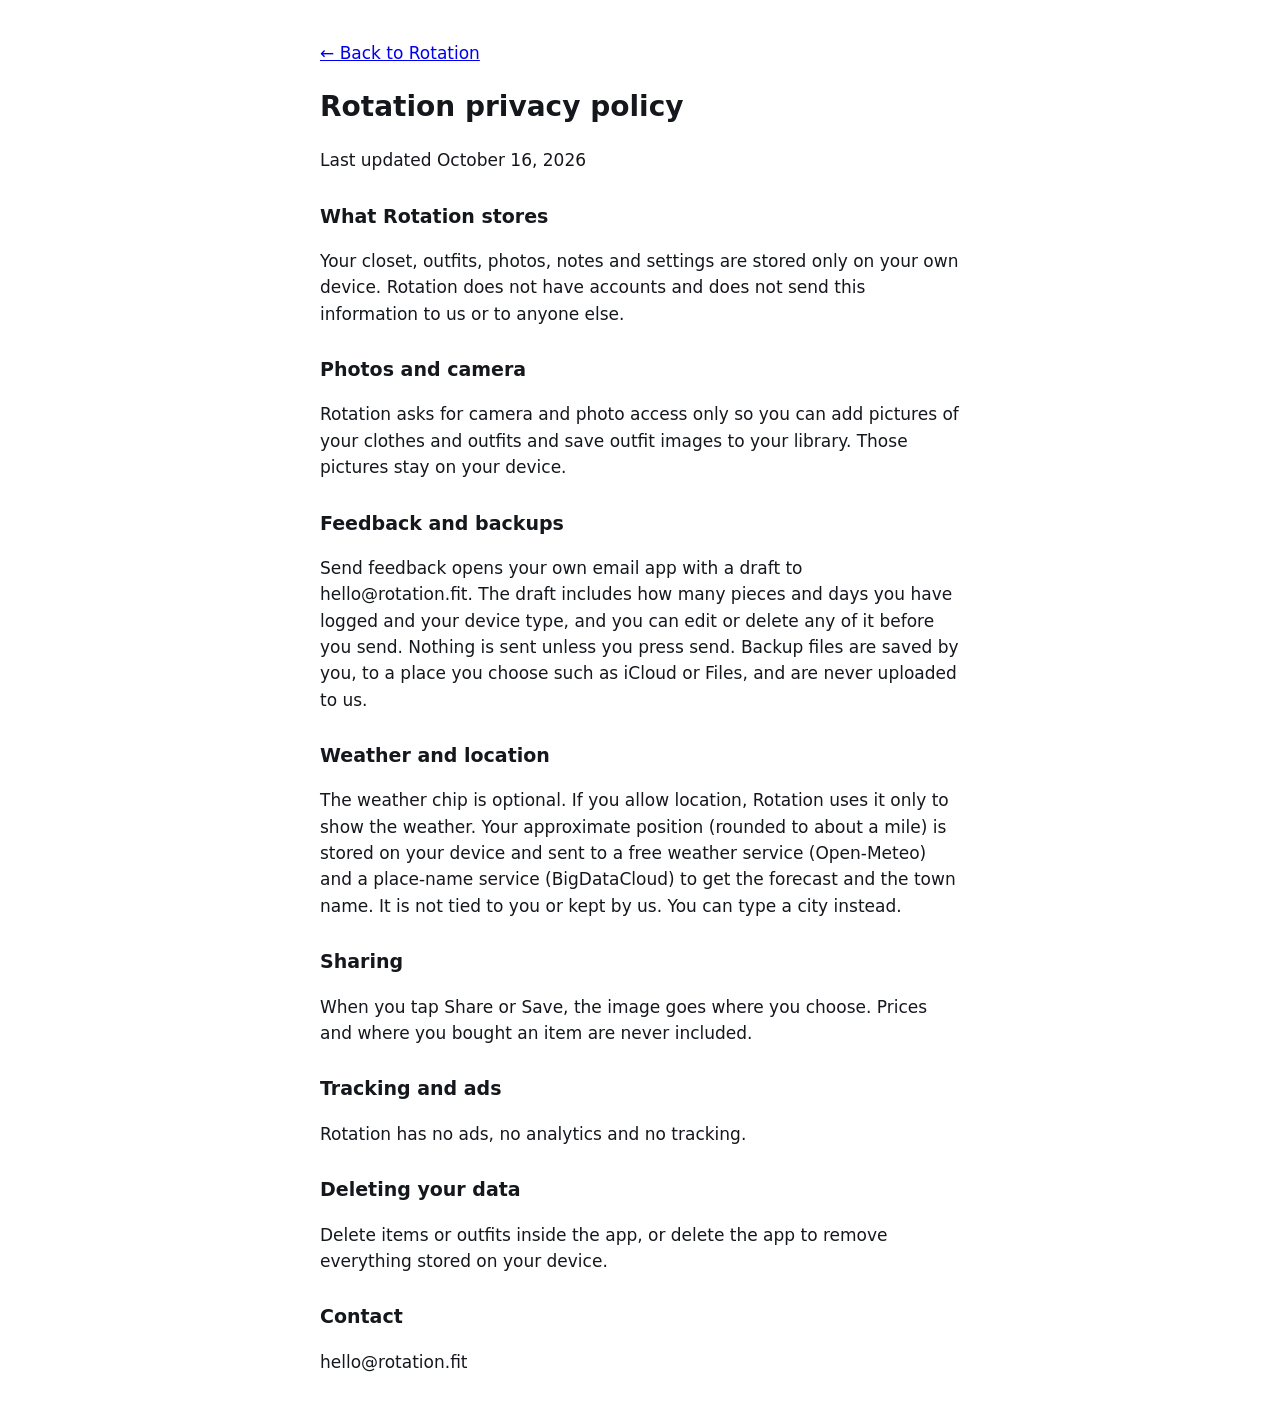
<file: privacy.html>
<!doctype html><html lang="en"><head><meta charset="utf-8"><meta name="viewport" content="width=device-width,initial-scale=1"><title>Rotation privacy policy</title>
<meta name="description" content="How Rotation handles your data. Your closet and photos stay on your device. No accounts, no ads, no analytics and no tracking.">
<link rel="canonical" href="https://rotation.fit/privacy.html">
<meta name="theme-color" content="#2744E8">
<link rel="icon" type="image/png" href="icon-192.png">
<style>body{font:17px/1.55 -apple-system,system-ui,sans-serif;max-width:640px;margin:40px auto;padding:0 20px;color:#14171c}h1{font-size:28px}h2{font-size:19px;margin-top:28px}</style></head><body>
<p><a href="./">&larr; Back to Rotation</a></p>
<h1>Rotation privacy policy</h1><p>Last updated October 16, 2026</p>
<h2>What Rotation stores</h2><p>Your closet, outfits, photos, notes and settings are stored only on your own device. Rotation does not have accounts and does not send this information to us or to anyone else.</p>
<h2>Photos and camera</h2><p>Rotation asks for camera and photo access only so you can add pictures of your clothes and outfits and save outfit images to your library. Those pictures stay on your device.</p>
<h2>Feedback and backups</h2><p>Send feedback opens your own email app with a draft to hello@rotation.fit. The draft includes how many pieces and days you have logged and your device type, and you can edit or delete any of it before you send. Nothing is sent unless you press send. Backup files are saved by you, to a place you choose such as iCloud or Files, and are never uploaded to us.</p>
<h2>Weather and location</h2><p>The weather chip is optional. If you allow location, Rotation uses it only to show the weather. Your approximate position (rounded to about a mile) is stored on your device and sent to a free weather service (Open-Meteo) and a place-name service (BigDataCloud) to get the forecast and the town name. It is not tied to you or kept by us. You can type a city instead.</p>
<h2>Sharing</h2><p>When you tap Share or Save, the image goes where you choose. Prices and where you bought an item are never included.</p>
<h2>Tracking and ads</h2><p>Rotation has no ads, no analytics and no tracking.</p>
<h2>Deleting your data</h2><p>Delete items or outfits inside the app, or delete the app to remove everything stored on your device.</p>
<h2>Contact</h2><p>hello@rotation.fit</p></body></html>
</file>
